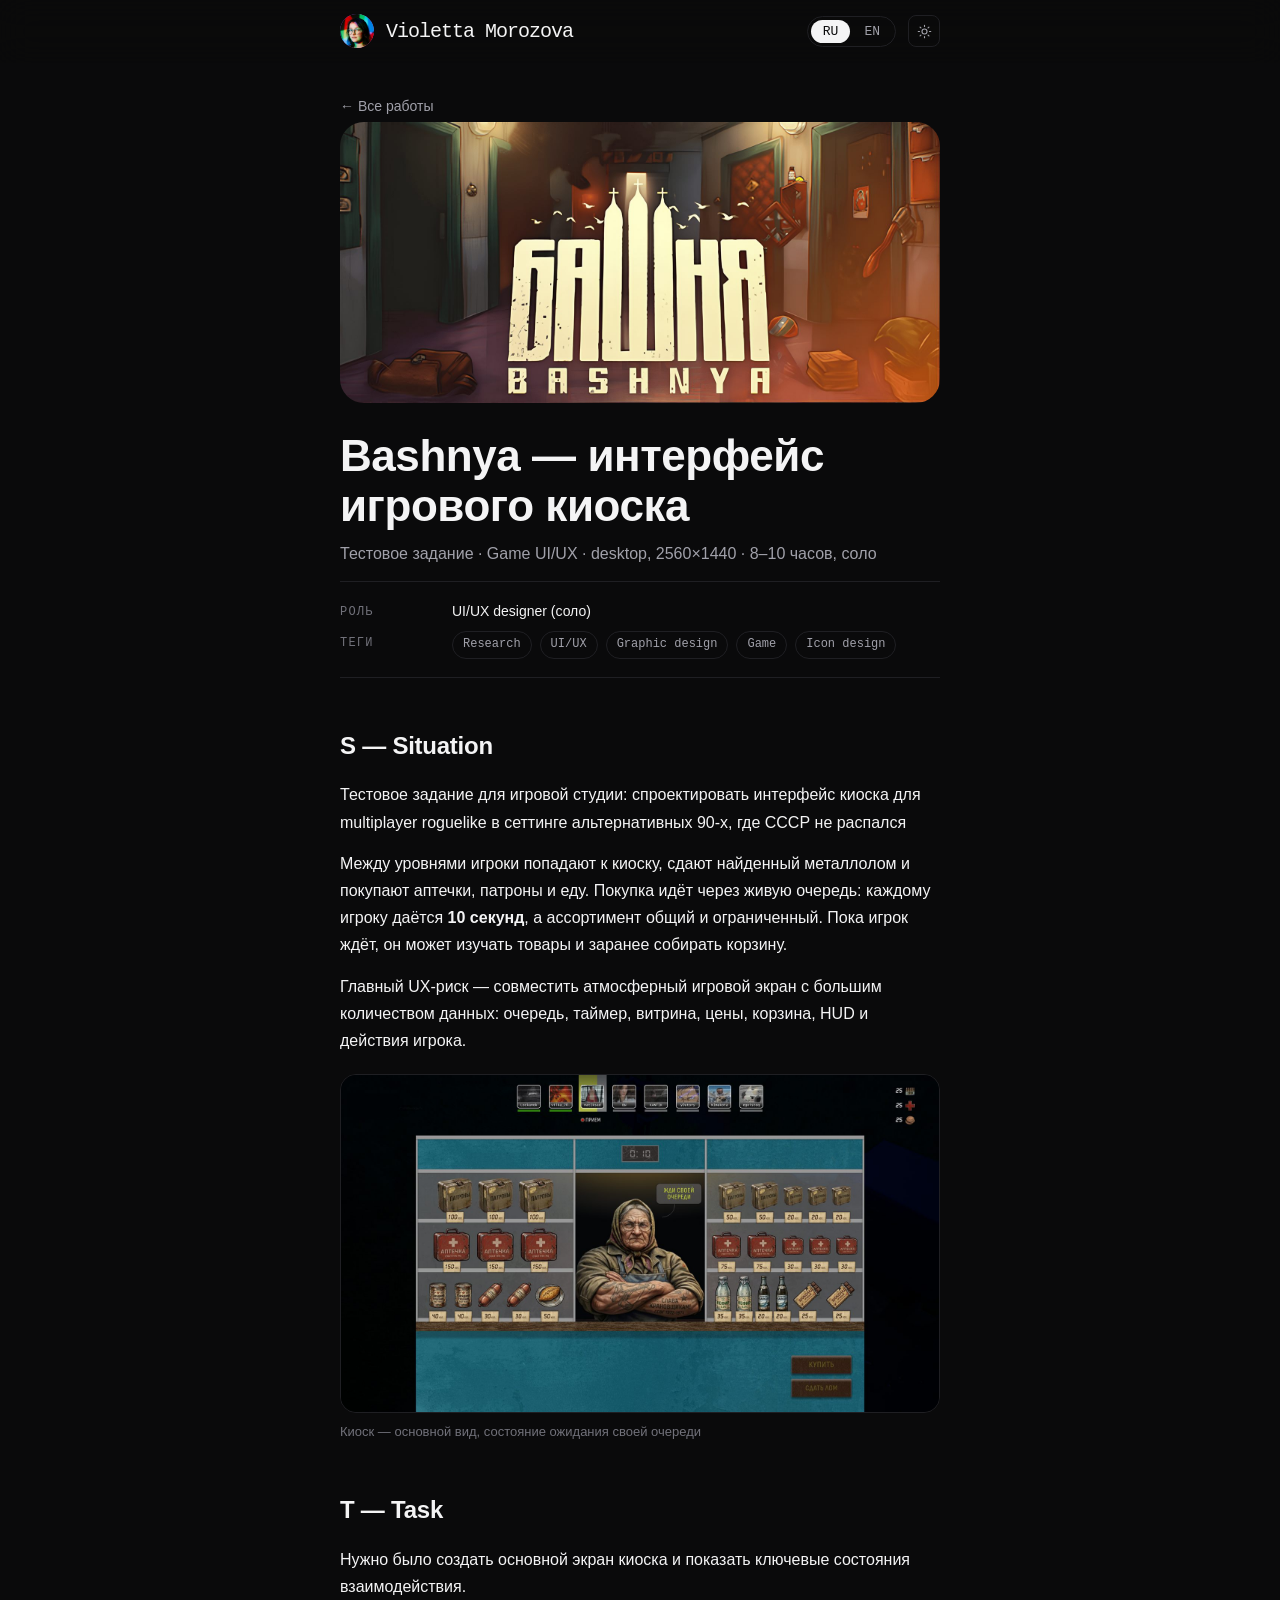
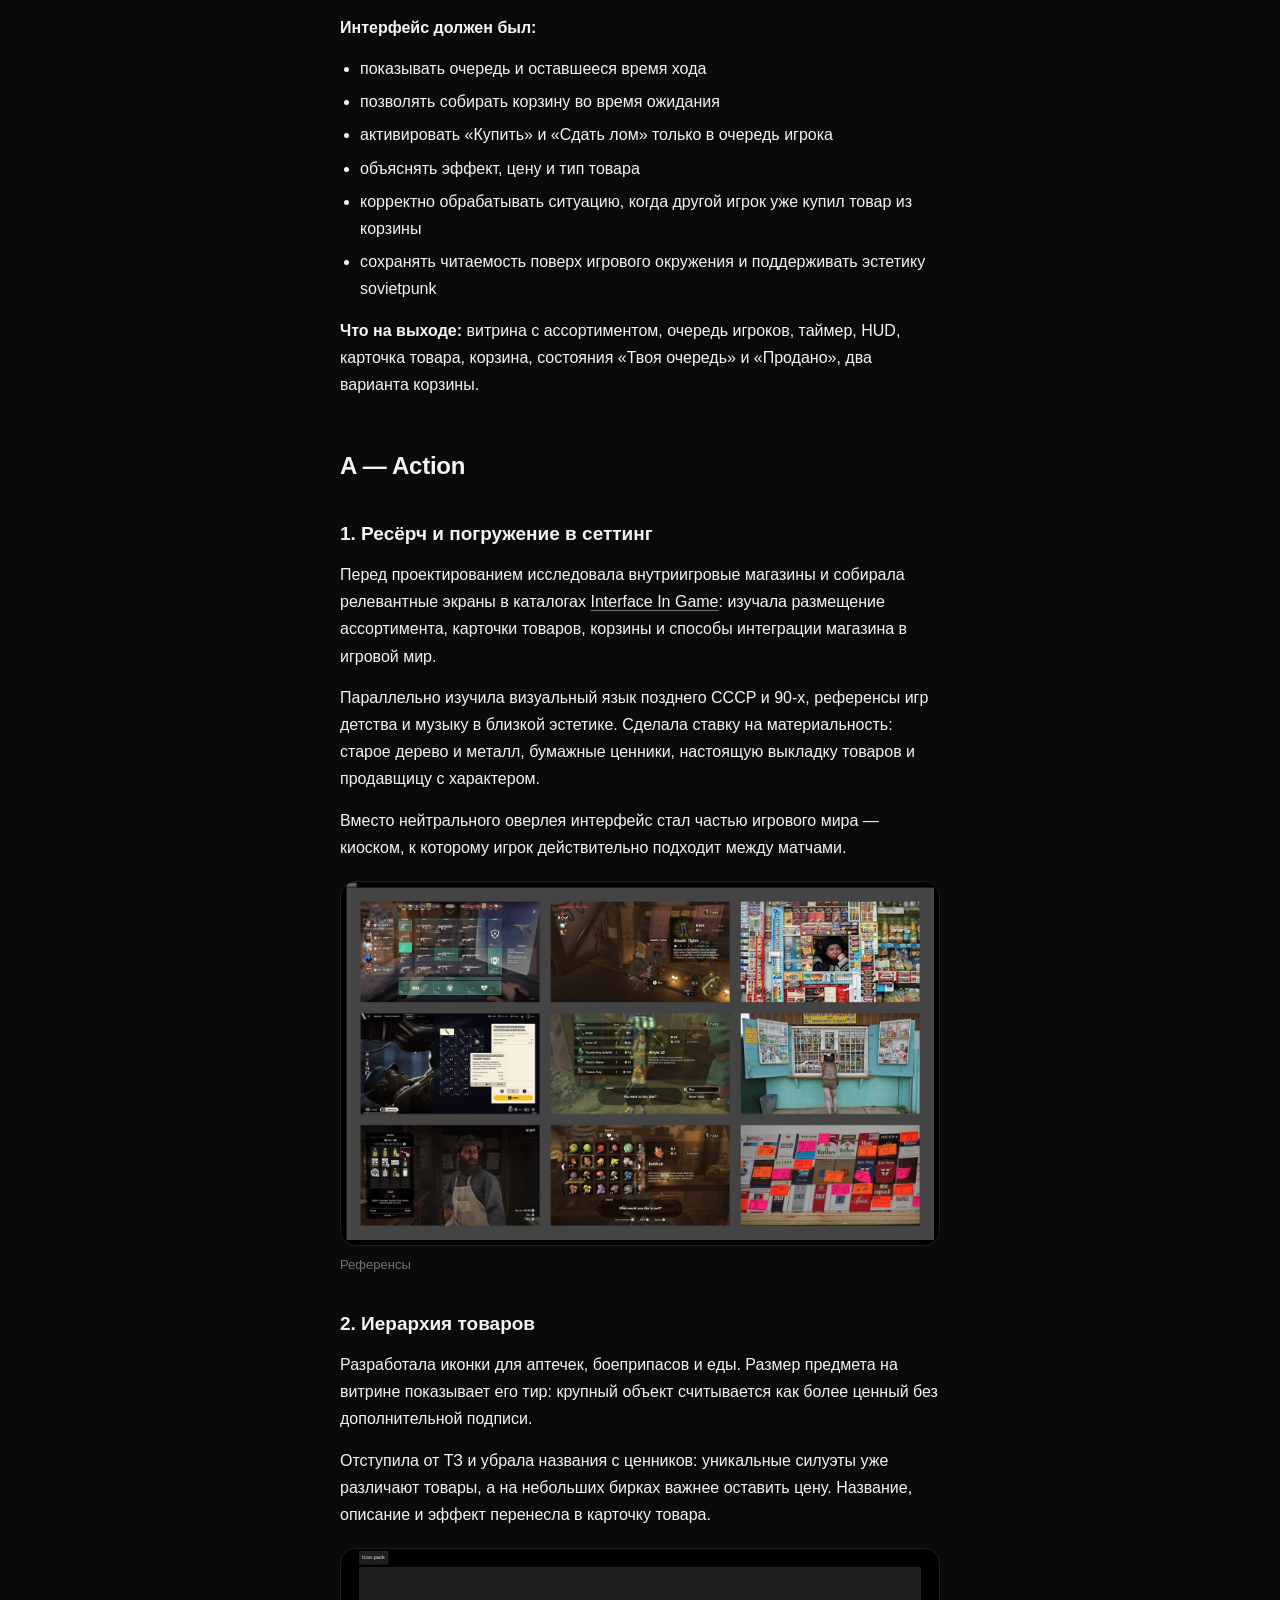
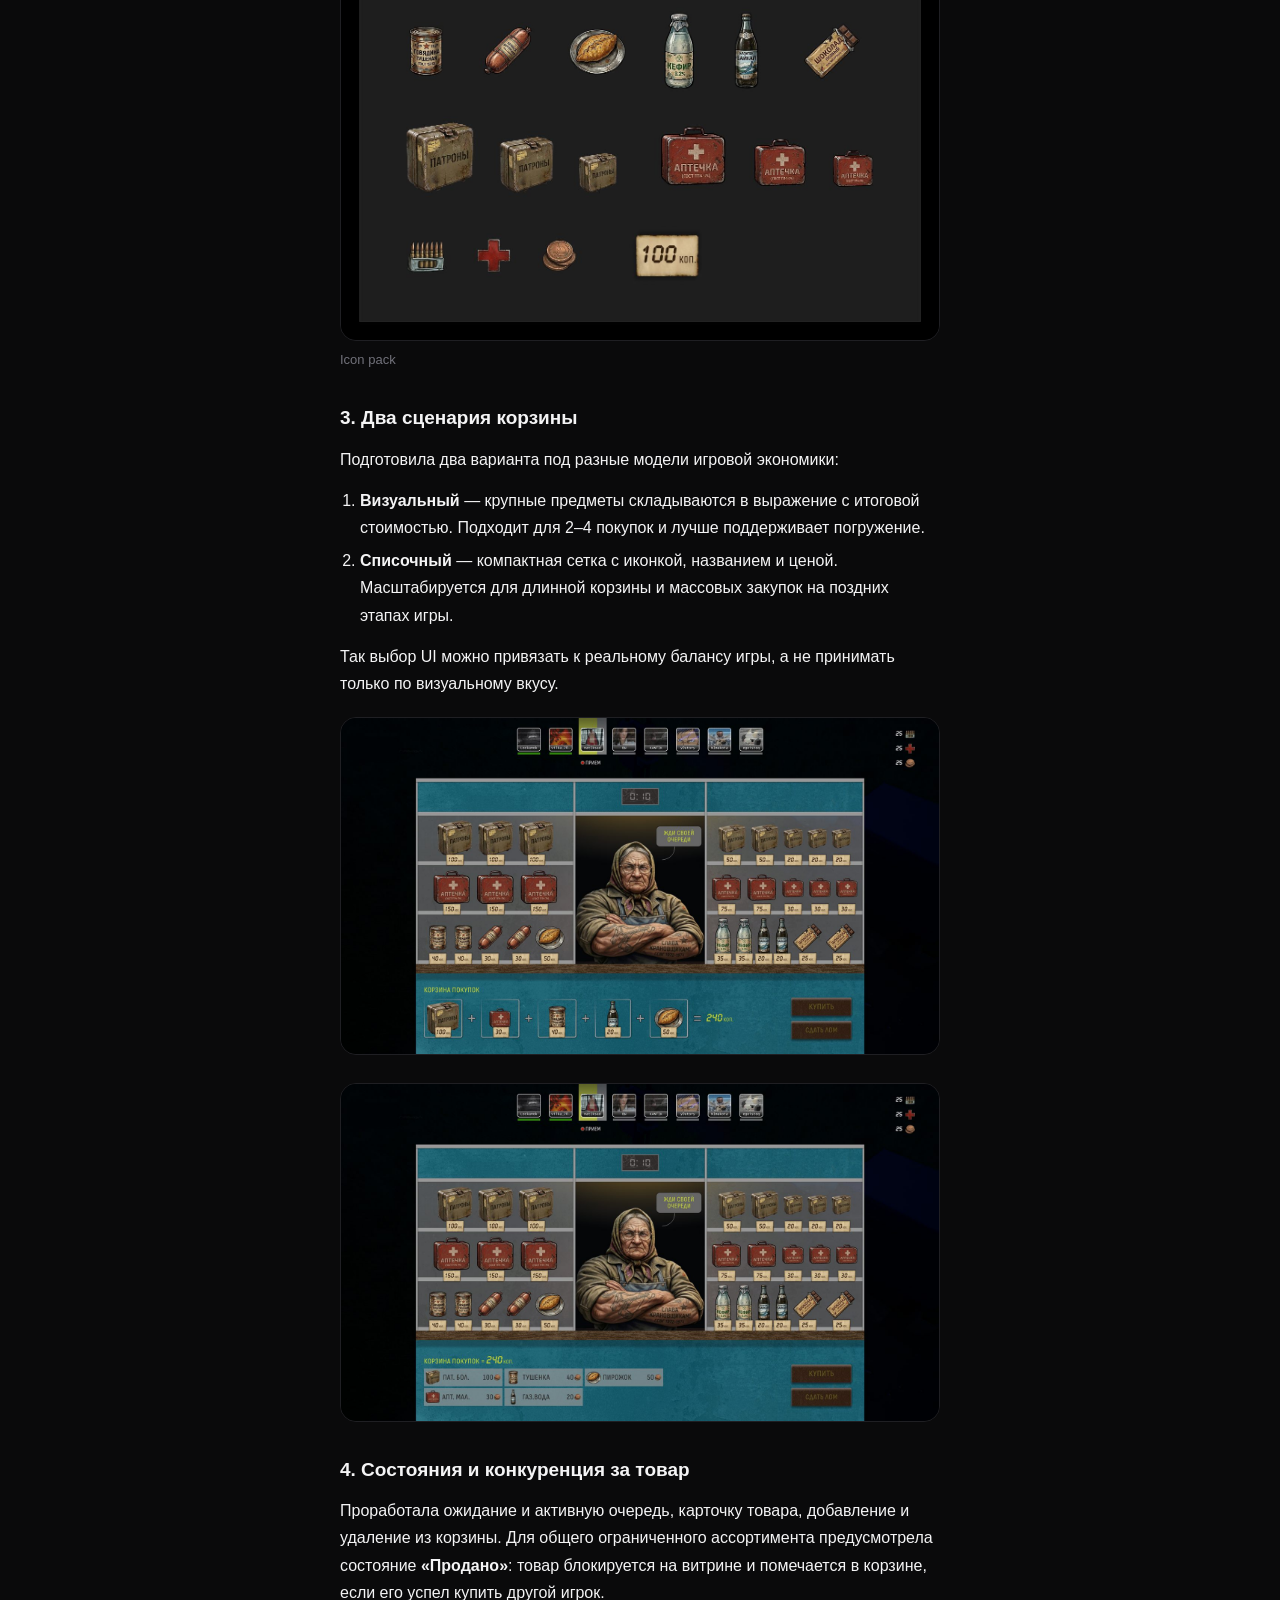
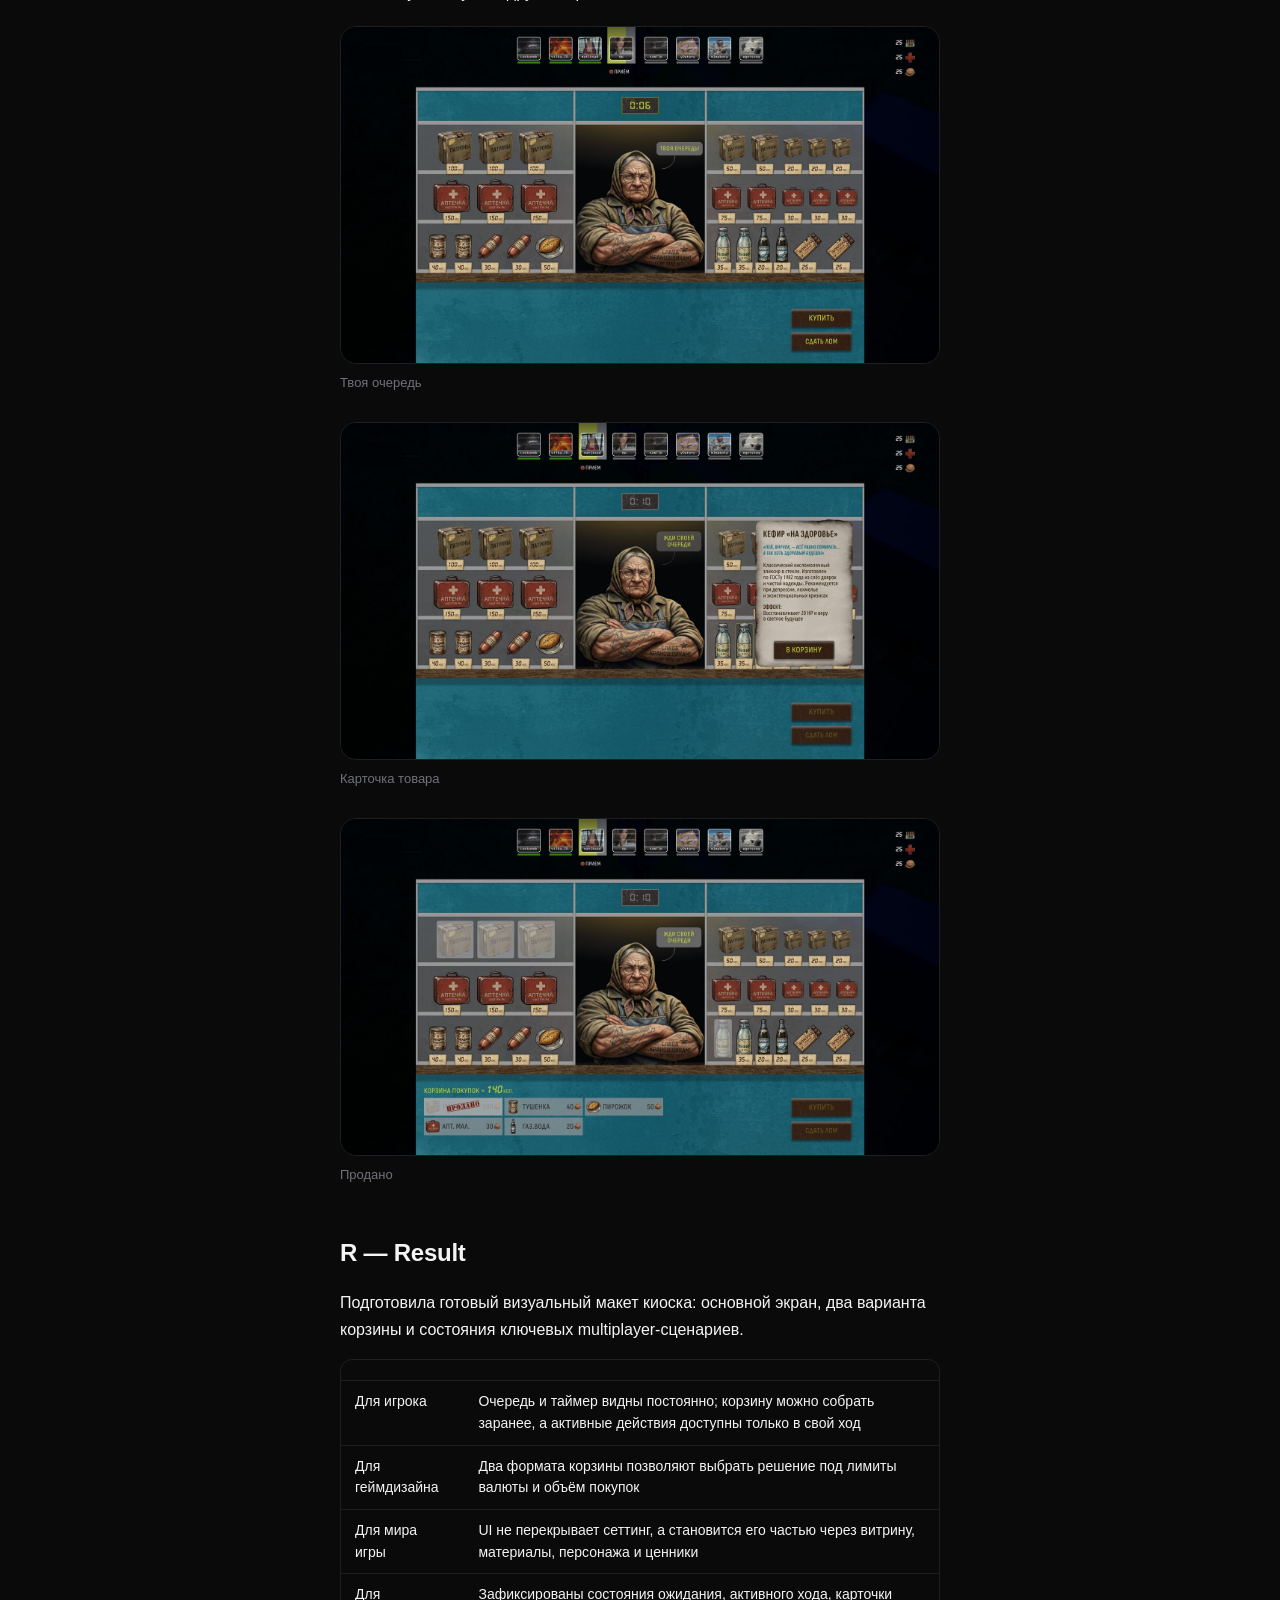
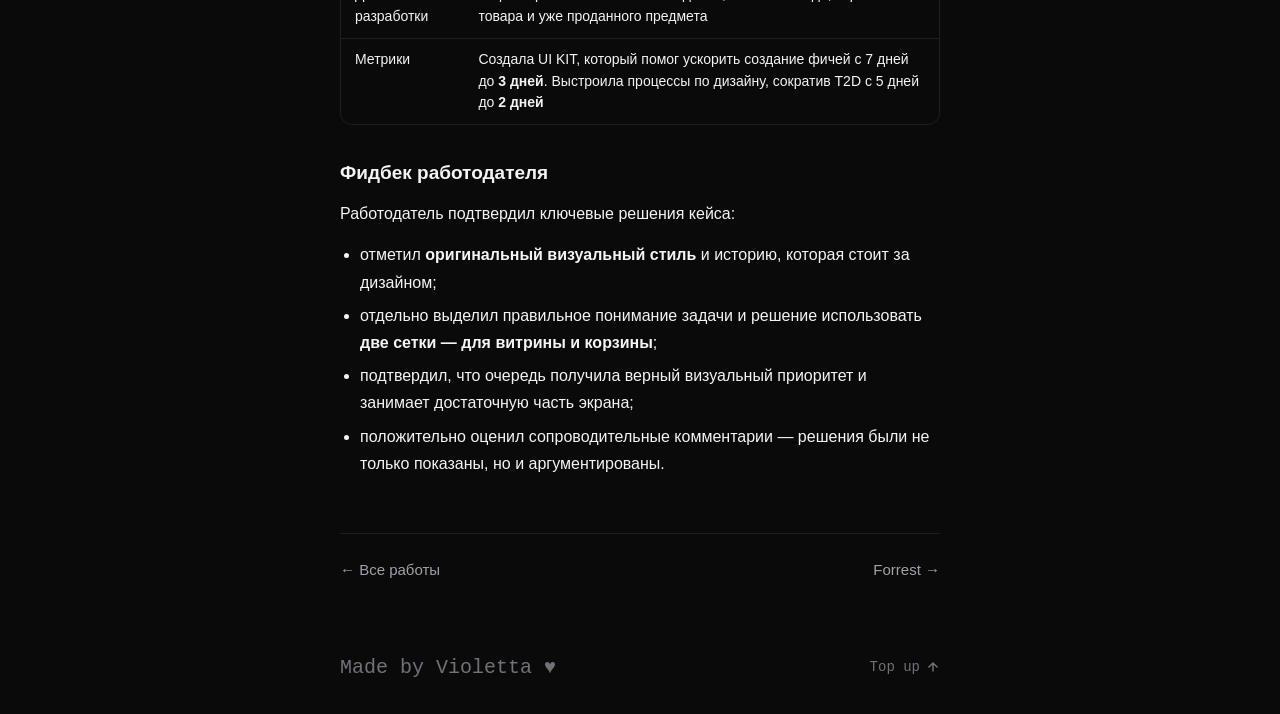
<file: cases/bashnya.html>
<!DOCTYPE html>
<html lang="ru" data-theme="dark">
<head>
<meta charset="UTF-8">
<meta name="viewport" content="width=device-width, initial-scale=1.0">
<title>Bashnya — интерфейс игрового киоска — Violetta Morozova</title>
<meta name="description" content="Bashnya: интерфейс киоска для multiplayer roguelike в сеттинге альтернативных 90-х. Тестовое задание, Game UI/UX.">
<link rel="icon" type="image/png" href="../favicon.png">
<link href="https://fonts.cdnfonts.com/css/sf-pro-display" rel="stylesheet">
<link href="https://fonts.cdnfonts.com/css/sabir-mono" rel="stylesheet">
<link rel="stylesheet" href="../styles.css">
</head>
<body data-lang="ru">
<header class="topbar">
  <div class="topbar-inner">
    <a class="brand" href="../index.html#top">
      <span class="avatar" aria-hidden="true"><img src="../avatar.png" alt="" onerror="this.remove()">VM</span>
      <span class="brand-name">Violetta Morozova</span>
    </a>
    <div class="topbar-actions">
    <div class="lang-toggle" id="langToggle"><button data-lang="ru" class="on">RU</button><button data-lang="en">EN</button></div>
    <button class="icon-btn" id="themeToggle" aria-label="Toggle theme">
      <svg id="iconSun" width="18" height="18" viewBox="0 0 24 24" fill="none" stroke="currentColor" stroke-width="1.8" stroke-linecap="round"><circle cx="12" cy="12" r="4"/><path d="M12 2v2M12 20v2M4.9 4.9l1.4 1.4M17.7 17.7l1.4 1.4M2 12h2M20 12h2M4.9 19.1l1.4-1.4M17.7 6.3l1.4-1.4"/></svg>
      <svg id="iconMoon" width="18" height="18" viewBox="0 0 24 24" fill="none" stroke="currentColor" stroke-width="1.8" stroke-linecap="round" style="display:none"><path d="M21 12.8A9 9 0 1 1 11.2 3 7 7 0 0 0 21 12.8z"/></svg>
    </button>
    </div>
  </div>
</header>
<main class="narrow case" id="top">
  <div class="case-hero">
    <div class="case-hero-top">
      <a class="back-link" href="../index.html#work">← <span class="lru">Все работы</span><span class="len">All work</span></a>
    </div>
    <img class="case-cover" src="img/bashnya-cover.jpg" alt="Bashnya — game kiosk">
    <h1 class="case-title"><span class="lru">Bashnya — интерфейс игрового киоска</span><span class="len">Bashnya — game kiosk interface</span></h1>
    <p class="case-sub"><span class="lru">Тестовое задание · Game UI/UX · desktop, 2560×1440 · 8–10 часов, соло</span><span class="len">Test task · Game UI/UX · desktop, 2560×1440 · 8–10 hours, solo</span></p>
    <div class="case-meta">
      <div class="mrow"><span class="mkey"><span class="lru">Роль</span><span class="len">Role</span></span><span class="mval"><span class="lru">UI/UX designer (соло)</span><span class="len">UI/UX designer (solo)</span></span></div>
      <div class="mrow"><span class="mkey"><span class="lru">Теги</span><span class="len">Tags</span></span><span class="mval tags"><span class="tag">Research</span><span class="tag">UI/UX</span><span class="tag">Graphic design</span><span class="tag">Game</span><span class="tag">Icon design</span></span></div>
    </div>
  </div>

  <h2><span class="lru">S — Situation</span><span class="len">S — Situation</span></h2>
  <div class="lru"><p>Тестовое задание для игровой студии: спроектировать интерфейс киоска для multiplayer roguelike в сеттинге альтернативных 90-х, где СССР не распался</p><p>Между уровнями игроки попадают к киоску, сдают найденный металлолом и покупают аптечки, патроны и еду. Покупка идёт через живую очередь: каждому игроку даётся <b>10 секунд</b>, а ассортимент общий и ограниченный. Пока игрок ждёт, он может изучать товары и заранее собирать корзину.</p><p>Главный UX-риск — совместить атмосферный игровой экран с большим количеством данных: очередь, таймер, витрина, цены, корзина, HUD и действия игрока.</p></div>
  <div class="len"><p>A test task for a game studio: design a kiosk interface for a multiplayer roguelike set in an alternate 90s where the USSR never fell.</p><p>Between levels, players visit the kiosk to trade scrap metal and buy medkits, ammo and food. Purchases run through a live queue: each player gets <b>10 seconds</b>, stock is shared and limited. While waiting, players can browse goods and pre-build their cart.</p><p>The main UX risk — fitting an atmospheric game screen with dense data: queue, timer, showcase, prices, cart, HUD and player actions.</p></div>
  <figure class="case-fig"><img src="img/bashnya-01.jpg" alt="Киоск — ожидание очереди"><figcaption><span class="lru">Киоск — основной вид, состояние ожидания своей очереди</span><span class="len">Kiosk — main view, waiting for your turn</span></figcaption></figure>

  <h2><span class="lru">T — Task</span><span class="len">T — Task</span></h2>
  <div class="lru">
    <p>Нужно было создать основной экран киоска и показать ключевые состояния взаимодействия.</p>
    <p><b>Интерфейс должен был:</b></p>
    <ul>
      <li>показывать очередь и оставшееся время хода</li>
      <li>позволять собирать корзину во время ожидания</li>
      <li>активировать «Купить» и «Сдать лом» только в очередь игрока</li>
      <li>объяснять эффект, цену и тип товара</li>
      <li>корректно обрабатывать ситуацию, когда другой игрок уже купил товар из корзины</li>
      <li>сохранять читаемость поверх игрового окружения и поддерживать эстетику sovietpunk</li>
    </ul>
    <p><b>Что на выходе:</b> витрина с ассортиментом, очередь игроков, таймер, HUD, карточка товара, корзина, состояния «Твоя очередь» и «Продано», два варианта корзины.</p>
  </div>
  <div class="len">
    <p>Create the kiosk's main screen and show the key interaction states.</p>
    <p><b>The interface had to:</b></p>
    <ul>
      <li>show the queue and remaining turn time</li>
      <li>let players build the cart while waiting</li>
      <li>enable “Buy” and “Sell scrap” only on the player's turn</li>
      <li>explain each item's effect, price and type</li>
      <li>handle the case where another player already bought an item from your cart</li>
      <li>stay readable over the game scene and keep the sovietpunk aesthetic</li>
    </ul>
    <p><b>Deliverables:</b> assortment showcase, player queue, timer, HUD, item card, cart, “Your turn” and “Sold” states, two cart variants.</p>
  </div>

  <h2><span class="lru">A — Action</span><span class="len">A — Action</span></h2>
  <h3><span class="lru">1. Ресёрч и погружение в сеттинг</span><span class="len">1. Research and setting immersion</span></h3>
  <div class="lru"><p>Перед проектированием исследовала внутриигровые магазины и собирала релевантные экраны в каталогах <a href="https://interfaceingame.com/" target="_blank" rel="noopener">Interface In Game</a>: изучала размещение ассортимента, карточки товаров, корзины и способы интеграции магазина в игровой мир.</p><p>Параллельно изучила визуальный язык позднего СССР и 90-х, референсы игр детства и музыку в близкой эстетике. Сделала ставку на материальность: старое дерево и металл, бумажные ценники, настоящую выкладку товаров и продавщицу с характером.</p><p>Вместо нейтрального оверлея интерфейс стал частью игрового мира — киоском, к которому игрок действительно подходит между матчами.</p></div>
  <div class="len"><p>Before designing, I researched in-game shops and collected relevant screens from <a href="https://interfaceingame.com/" target="_blank" rel="noopener">Interface In Game</a>: assortment layouts, item cards, carts and ways to embed a shop into the game world.</p><p>In parallel I studied the visual language of the late USSR and the 90s, childhood game references and music in a close aesthetic. I bet on materiality: old wood and metal, paper price tags, real product display and a shopkeeper with character.</p><p>Instead of a neutral overlay, the interface became part of the game world — a kiosk the player genuinely walks up to between matches.</p></div>
  <figure class="case-fig"><img src="img/bashnya-02.jpg" alt="Референсы"><figcaption><span class="lru">Референсы</span><span class="len">References</span></figcaption></figure>
  <h3><span class="lru">2. Иерархия товаров</span><span class="len">2. Item hierarchy</span></h3>
  <div class="lru"><p>Разработала иконки для аптечек, боеприпасов и еды. Размер предмета на витрине показывает его тир: крупный объект считывается как более ценный без дополнительной подписи.</p><p>Отступила от ТЗ и убрала названия с ценников: уникальные силуэты уже различают товары, а на небольших бирках важнее оставить цену. Название, описание и эффект перенесла в карточку товара.</p></div>
  <div class="len"><p>Designed icons for medkits, ammo and food. Item size on the showcase signals its tier: a large object reads as more valuable with no extra label.</p><p>I deviated from the brief and removed names from price tags: unique silhouettes already distinguish items, and on small tags price matters more. Name, description and effect moved into the item card.</p></div>
  <figure class="case-fig"><img src="img/bashnya-03.jpg" alt="Icon pack"><figcaption>Icon pack</figcaption></figure>
  <h3><span class="lru">3. Два сценария корзины</span><span class="len">3. Two cart scenarios</span></h3>
  <div class="lru"><p>Подготовила два варианта под разные модели игровой экономики:</p><ol><li><b>Визуальный</b> — крупные предметы складываются в выражение с итоговой стоимостью. Подходит для 2–4 покупок и лучше поддерживает погружение.</li><li><b>Списочный</b> — компактная сетка с иконкой, названием и ценой. Масштабируется для длинной корзины и массовых закупок на поздних этапах игры.</li></ol><p>Так выбор UI можно привязать к реальному балансу игры, а не принимать только по визуальному вкусу.</p></div>
  <div class="len"><p>Prepared two variants for different game-economy models:</p><ol><li><b>Visual</b> — large items compose an expression with the total cost. Fits 2–4 purchases and supports immersion better.</li><li><b>List</b> — compact grid with icon, name and price. Scales for long carts and bulk late-game shopping.</li></ol><p>This way the UI choice can follow the real game balance, not just visual taste.</p></div>
  <figure class="case-fig"><img src="img/bashnya-04.jpg" alt="Корзина, вариант 1"></figure>
  <figure class="case-fig"><img src="img/bashnya-05.jpg" alt="Корзина, вариант 2"></figure>
  <h3><span class="lru">4. Состояния и конкуренция за товар</span><span class="len">4. States and item contention</span></h3>
  <div class="lru"><p>Проработала ожидание и активную очередь, карточку товара, добавление и удаление из корзины. Для общего ограниченного ассортимента предусмотрела состояние <b>«Продано»</b>: товар блокируется на витрине и помечается в корзине, если его успел купить другой игрок.</p></div>
  <div class="len"><p>Designed waiting and active queue, item card, add/remove from cart. For the shared limited stock, added a <b>“Sold”</b> state: the item locks on the showcase and gets flagged in the cart if another player bought it first.</p></div>
  <figure class="case-fig"><img src="img/bashnya-06.jpg" alt="Твоя очередь"><figcaption><span class="lru">Твоя очередь</span><span class="len">Your turn</span></figcaption></figure>
  <figure class="case-fig"><img src="img/bashnya-07.jpg" alt="Карточка товара"><figcaption><span class="lru">Карточка товара</span><span class="len">Item card</span></figcaption></figure>
  <figure class="case-fig"><img src="img/bashnya-08.jpg" alt="Продано"><figcaption><span class="lru">Продано</span><span class="len">Sold</span></figcaption></figure>

  <h2><span class="lru">R — Result</span><span class="len">R — Result</span></h2>
  <div class="lru">
    <p>Подготовила готовый визуальный макет киоска: основной экран, два варианта корзины и состояния ключевых multiplayer-сценариев.</p>
    <div class="tbl-wrap"><table class="case-table">
      <tr><th></th><th></th></tr>
      <tr><td>Для игрока</td><td>Очередь и таймер видны постоянно; корзину можно собрать заранее, а активные действия доступны только в свой ход</td></tr>
      <tr><td>Для геймдизайна</td><td>Два формата корзины позволяют выбрать решение под лимиты валюты и объём покупок</td></tr>
      <tr><td>Для мира игры</td><td>UI не перекрывает сеттинг, а становится его частью через витрину, материалы, персонажа и ценники</td></tr>
      <tr><td>Для разработки</td><td>Зафиксированы состояния ожидания, активного хода, карточки товара и уже проданного предмета</td></tr>
      <tr><td>Метрики</td><td>Создала UI KIT, который помог ускорить создание фичей с 7 дней до <b>3 дней</b>. Выстроила процессы по дизайну, сократив T2D с 5 дней до <b>2 дней</b></td></tr>
    </table></div>
    <h3>Фидбек работодателя</h3>
    <p>Работодатель подтвердил ключевые решения кейса:</p>
    <ul>
      <li>отметил <b>оригинальный визуальный стиль</b> и историю, которая стоит за дизайном;</li>
      <li>отдельно выделил правильное понимание задачи и решение использовать <b>две сетки — для витрины и корзины</b>;</li>
      <li>подтвердил, что очередь получила верный визуальный приоритет и занимает достаточную часть экрана;</li>
      <li>положительно оценил сопроводительные комментарии — решения были не только показаны, но и аргументированы.</li>
    </ul>
  </div>
  <div class="len">
    <p>Delivered a finished visual kiosk mockup: main screen, two cart variants and states for the key multiplayer scenarios.</p>
    <div class="tbl-wrap"><table class="case-table">
      <tr><th></th><th></th></tr>
      <tr><td>For players</td><td>Queue and timer always visible; cart can be pre-built, active actions only on your turn</td></tr>
      <tr><td>For game design</td><td>Two cart formats let the team pick per currency limits and purchase volume</td></tr>
      <tr><td>For the game world</td><td>UI doesn't cover the setting — it becomes part of it via showcase, materials, character and price tags</td></tr>
      <tr><td>For developers</td><td>Locked states: waiting, active turn, item card, sold item</td></tr>
      <tr><td>Metrics</td><td>Built a UI kit that sped feature delivery from 7 days to <b>3 days</b>. Streamlined design processes, cutting T2D from 5 days to <b>2 days</b></td></tr>
    </table></div>
    <h3>Employer feedback</h3>
    <p>The employer confirmed the case's key decisions:</p>
    <ul>
      <li>praised the <b>original visual style</b> and the story behind the design;</li>
      <li>singled out the correct grasp of the task and the decision to use <b>two grids — showcase and cart</b>;</li>
      <li>confirmed the queue got the right visual priority and enough screen space;</li>
      <li>valued the accompanying rationale — decisions were not just shown but argued.</li>
    </ul>
  </div>

  <nav class="case-nav">
    <a href="../index.html#work">← <span class="lru">Все работы</span><span class="len">All work</span></a>
    <a href="forrest.html">Forrest →</a>
  </nav>
  <footer class="footer">
    <span class="made">Made by Violetta ♥</span>
    <a href="#top" class="to-top visible" style="position:static;transform:none;margin:0;opacity:1;pointer-events:auto;"><span>Top up</span><svg width="14" height="14" viewBox="0 0 24 24" fill="none" stroke="currentColor" stroke-width="2.5" stroke-linecap="round" stroke-linejoin="round" aria-hidden="true"><path d="M12 19V5M5 12l7-7 7 7"/></svg></a>
  </footer>
</main>
<script src="../script.js"></script>
</body>
</html>
</file>
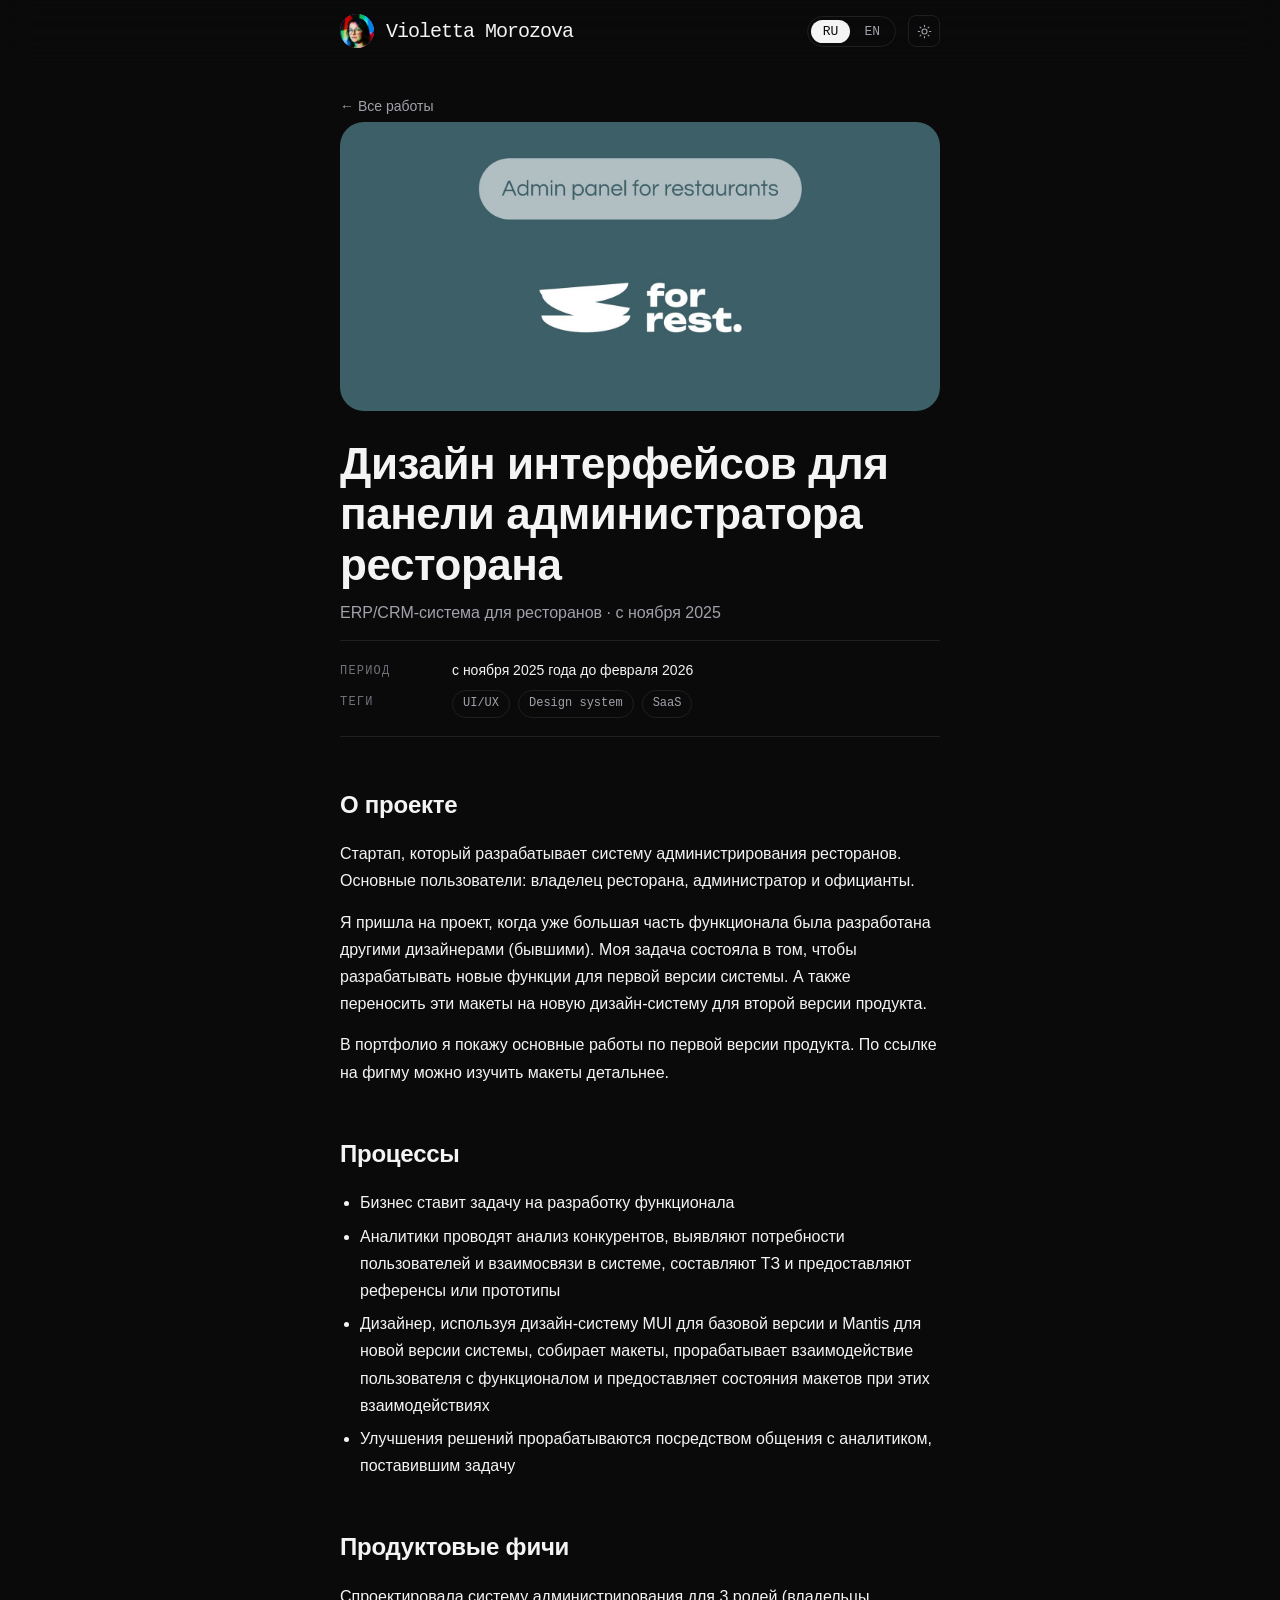
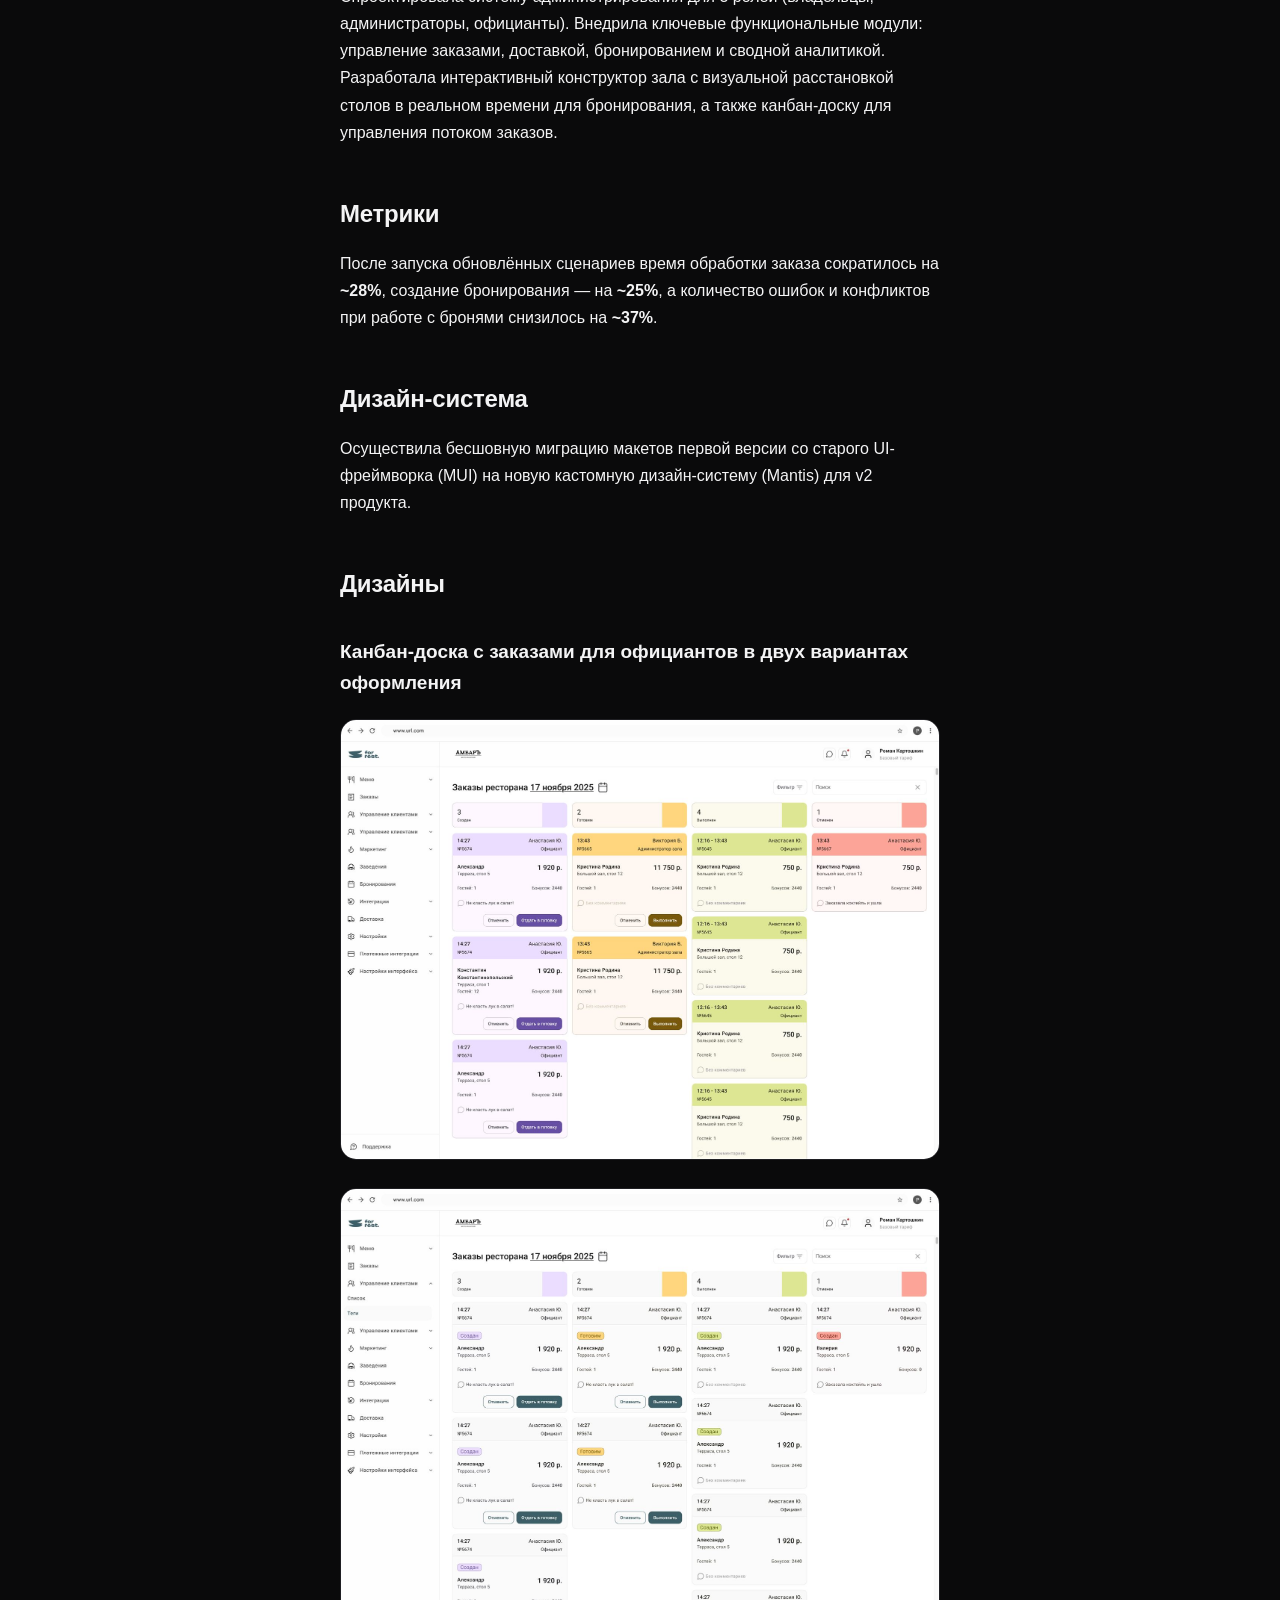
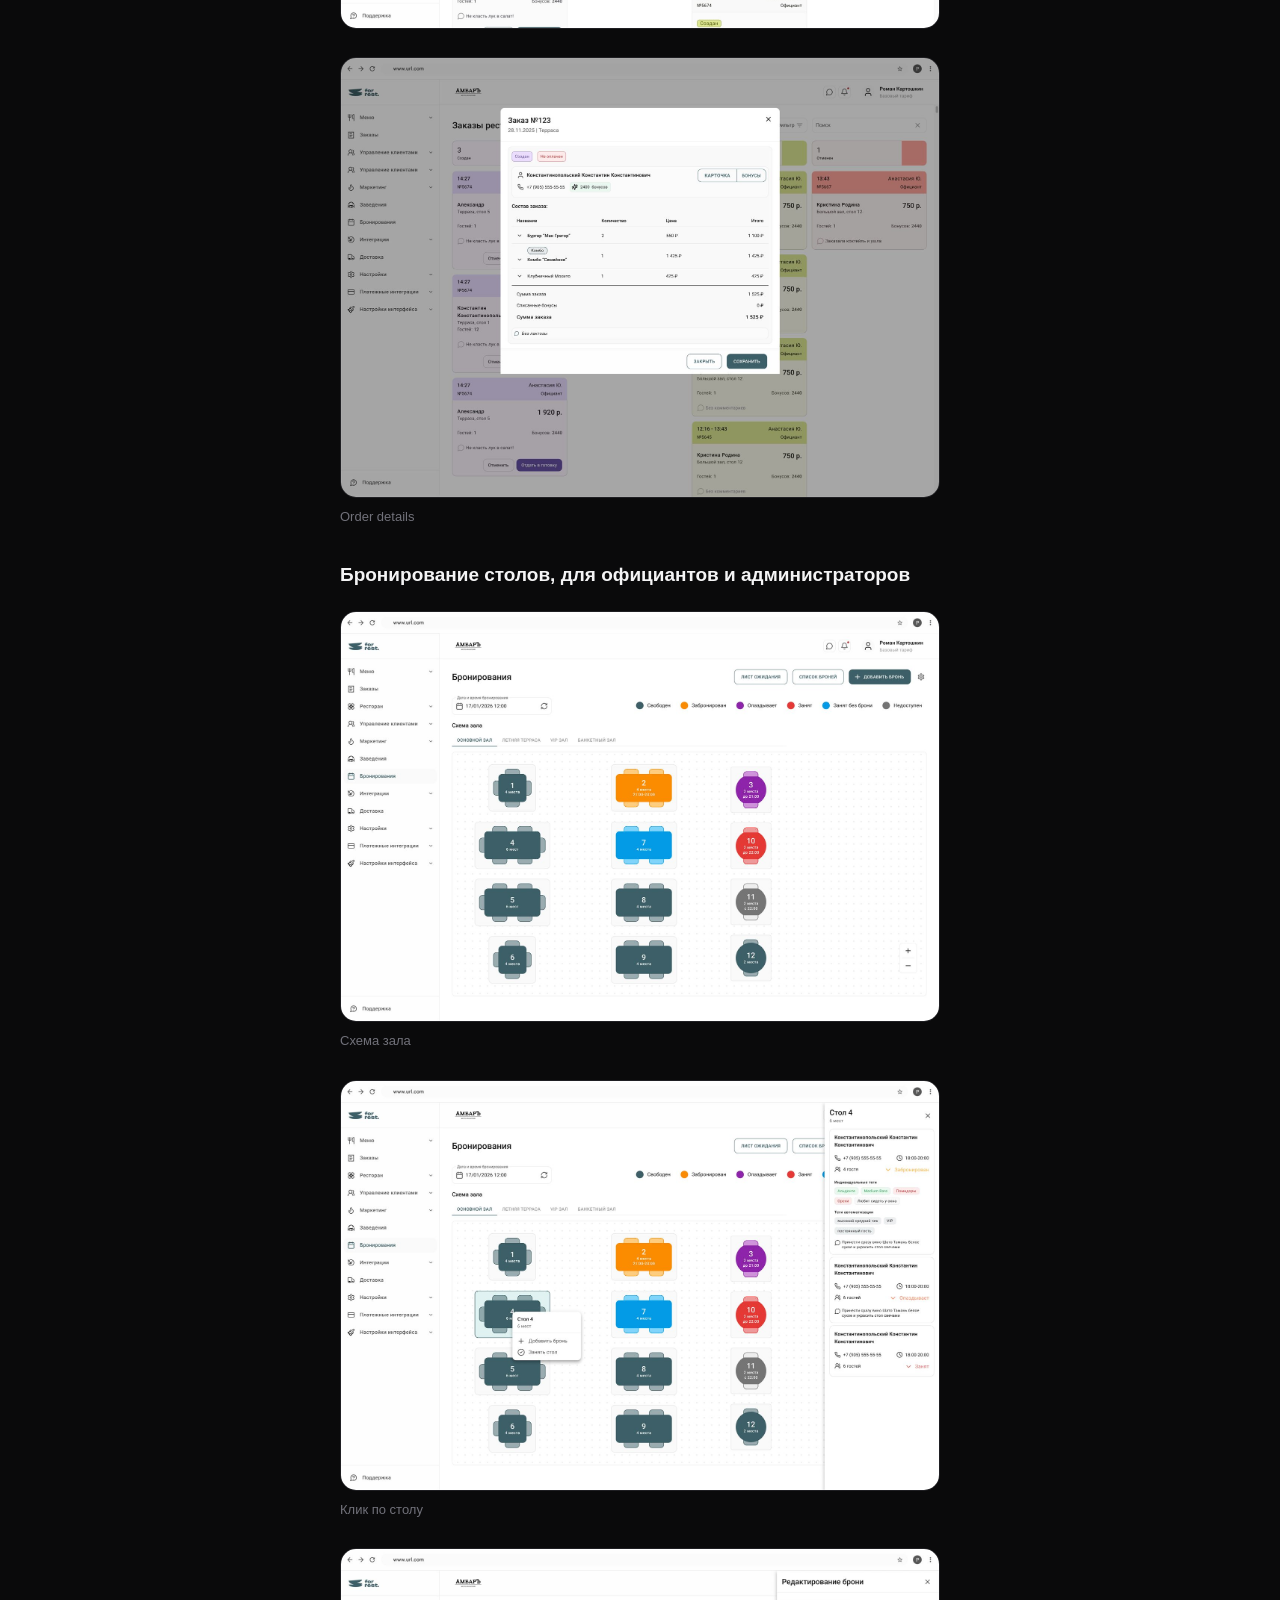
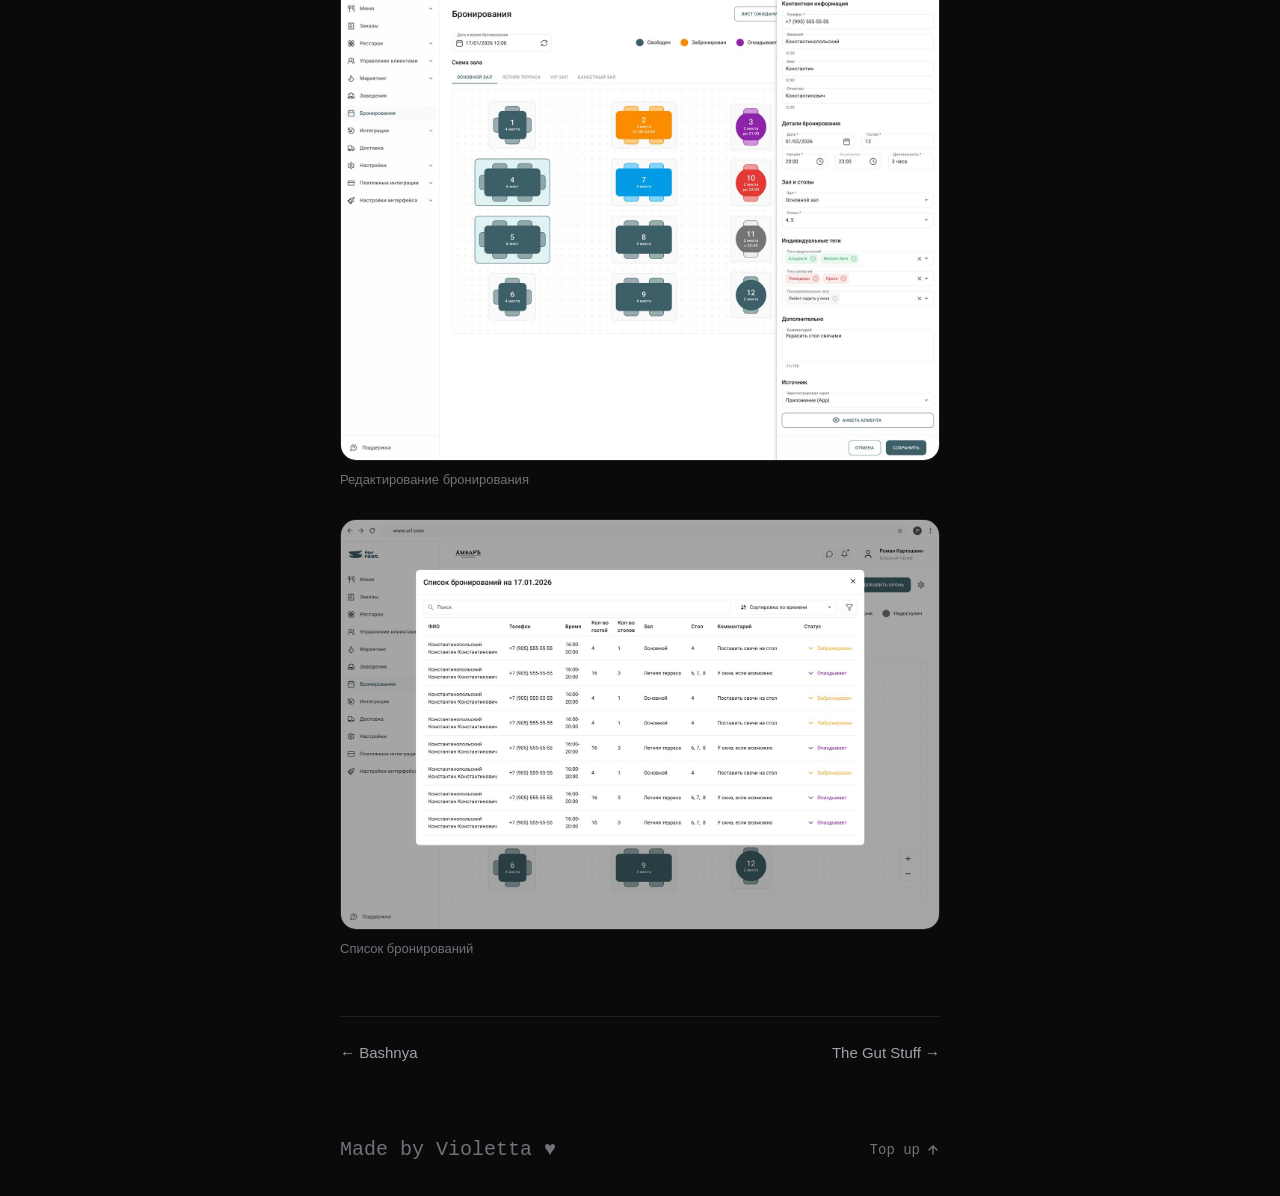
<file: cases/forrest.html>
<!DOCTYPE html>
<html lang="ru" data-theme="dark">
<head>
<meta charset="UTF-8">
<meta name="viewport" content="width=device-width, initial-scale=1.0">
<title>Forrest — ERP/CRM для ресторанов — Violetta Morozova</title>
<meta name="description" content="ERP/CRM-система для ресторанов: администрирование для 3 ролей, канбан заказов, конструктор зала.">
<link rel="icon" type="image/png" href="../favicon.png">
<link href="https://fonts.cdnfonts.com/css/sf-pro-display" rel="stylesheet">
<link href="https://fonts.cdnfonts.com/css/sabir-mono" rel="stylesheet">
<link rel="stylesheet" href="../styles.css">
</head>
<body data-lang="ru">
<header class="topbar">
  <div class="topbar-inner">
    <a class="brand" href="../index.html#top">
      <span class="avatar" aria-hidden="true"><img src="../avatar.png" alt="" onerror="this.remove()">VM</span>
      <span class="brand-name">Violetta Morozova</span>
    </a>
    <div class="topbar-actions">
    <div class="lang-toggle" id="langToggle"><button data-lang="ru" class="on">RU</button><button data-lang="en">EN</button></div>
    <button class="icon-btn" id="themeToggle" aria-label="Toggle theme">
      <svg id="iconSun" width="18" height="18" viewBox="0 0 24 24" fill="none" stroke="currentColor" stroke-width="1.8" stroke-linecap="round"><circle cx="12" cy="12" r="4"/><path d="M12 2v2M12 20v2M4.9 4.9l1.4 1.4M17.7 17.7l1.4 1.4M2 12h2M20 12h2M4.9 19.1l1.4-1.4M17.7 6.3l1.4-1.4"/></svg>
      <svg id="iconMoon" width="18" height="18" viewBox="0 0 24 24" fill="none" stroke="currentColor" stroke-width="1.8" stroke-linecap="round" style="display:none"><path d="M21 12.8A9 9 0 1 1 11.2 3 7 7 0 0 0 21 12.8z"/></svg>
    </button>
    </div>
  </div>
</header>
<main class="narrow case" id="top">
  <div class="case-hero">
    <div class="case-hero-top">
      <a class="back-link" href="../index.html#work">← <span class="lru">Все работы</span><span class="len">All work</span></a>
    </div>
    <img class="case-cover" src="img/forrest-cover.jpg" alt="Forrest — ERP/CRM">
    <h1 class="case-title"><span class="lru">Дизайн интерфейсов для панели администратора ресторана</span><span class="len">Restaurant admin panel interfaces</span></h1>
    <p class="case-sub"><span class="lru">ERP/CRM-система для ресторанов · с ноября 2025</span><span class="len">ERP/CRM for restaurants · since November 2025</span></p>
    <div class="case-meta">
      <div class="mrow"><span class="mkey"><span class="lru">Период</span><span class="len">Period</span></span><span class="mval"><span class="lru">с ноября 2025 года до февраля 2026</span><span class="len">Since November 2025 to February 2026</span></span></div>
      <div class="mrow"><span class="mkey"><span class="lru">Теги</span><span class="len">Tags</span></span><span class="mval tags"><span class="tag">UI/UX</span><span class="tag">Design system</span><span class="tag">SaaS</span></span></div>
    </div>
  </div>

  <h2><span class="lru">О проекте</span><span class="len">About</span></h2>
  <div class="lru"><p>Стартап, который разрабатывает систему администрирования ресторанов. Основные пользователи: владелец ресторана, администратор и официанты.</p><p>Я пришла на проект, когда уже большая часть функционала была разработана другими дизайнерами (бывшими). Моя задача состояла в том, чтобы разрабатывать новые функции для первой версии системы. А также переносить эти макеты на новую дизайн-систему для второй версии продукта.</p><p>В портфолио я покажу основные работы по первой версии продукта. По ссылке на фигму можно изучить макеты детальнее.</p></div>
  <div class="len"><p>A startup building a restaurant administration system. Core users: restaurant owners, administrators and waitstaff.</p><p>I joined when most of the functionality had already been designed by previous designers. My job was to design new features for v1 — and migrate those layouts onto the new design system for v2.</p><p>This case shows the key v1 work. The Figma link has the layouts in detail.</p></div>

  <h2><span class="lru">Процессы</span><span class="len">Process</span></h2>
  <div class="lru"><ul>
    <li>Бизнес ставит задачу на разработку функционала</li>
    <li>Аналитики проводят анализ конкурентов, выявляют потребности пользователей и взаимосвязи в системе, составляют ТЗ и предоставляют референсы или прототипы</li>
    <li>Дизайнер, используя дизайн-систему MUI для базовой версии и Mantis для новой версии системы, собирает макеты, прорабатывает взаимодействие пользователя с функционалом и предоставляет состояния макетов при этих взаимодействиях</li>
    <li>Улучшения решений прорабатываются посредством общения с аналитиком, поставившим задачу</li>
  </ul></div>
  <div class="len"><ul>
    <li>Business requests a feature</li>
    <li>Analysts research competitors, uncover user needs and system relations, write specs and provide references or prototypes</li>
    <li>Using the MUI design system for the base version and Mantis for the new one, the designer builds layouts, details user interactions and provides layout states for them</li>
    <li>Improvements are worked through with the analyst who set the task</li>
  </ul></div>

  <h2><span class="lru">Продуктовые фичи</span><span class="len">Product features</span></h2>
  <div class="lru"><p>Спроектировала систему администрирования для 3 ролей (владельцы, администраторы, официанты). Внедрила ключевые функциональные модули: управление заказами, доставкой, бронированием и сводной аналитикой. Разработала интерактивный конструктор зала с визуальной расстановкой столов в реальном времени для бронирования, а также канбан-доску для управления потоком заказов.</p></div>
  <div class="len"><p>Designed an administration system for 3 roles (owners, administrators, waitstaff). Implemented key modules: order management, delivery, reservations and consolidated analytics. Built an interactive dining-room configurator with real-time visual table layout for reservations, plus a Kanban board for the order flow.</p></div>

  <h2><span class="lru">Метрики</span><span class="len">Metrics</span></h2>
  <div class="lru"><p>После запуска обновлённых сценариев время обработки заказа сократилось на <b>~28%</b>, создание бронирования — на <b>~25%</b>, а количество ошибок и конфликтов при работе с бронями снизилось на <b>~37%</b>.</p></div>
  <div class="len"><p>After the updated flows launched, order processing time dropped by <b>~28%</b>, reservation creation by <b>~25%</b>, and errors and conflicts around reservations fell by <b>~37%</b>.</p></div>

  <h2><span class="lru">Дизайн-система</span><span class="len">Design system</span></h2>
  <div class="lru"><p>Осуществила бесшовную миграцию макетов первой версии со старого UI-фреймворка (MUI) на новую кастомную дизайн-систему (Mantis) для v2 продукта.</p></div>
  <div class="len"><p>Seamlessly migrated v1 layouts from the old UI framework (MUI) to the new custom design system (Mantis) for the v2 product.</p></div>

  <h2><span class="lru">Дизайны</span><span class="len">Designs</span></h2>
  <h3><span class="lru">Канбан-доска с заказами для официантов в двух вариантах оформления</span><span class="len">Order Kanban for waitstaff, two visual variants</span></h3>
  <figure class="case-fig"><img src="img/forrest-01.jpg" alt="Канбан заказов"></figure>
  <figure class="case-fig"><img src="img/forrest-02.jpg" alt="Канбан заказов, вариант"></figure>
  <figure class="case-fig"><img src="img/forrest-03.jpg" alt="Order details"><figcaption>Order details</figcaption></figure>
  <h3><span class="lru">Бронирование столов, для официантов и администраторов</span><span class="len">Table reservations, for waitstaff and admins</span></h3>
  <figure class="case-fig"><img src="img/forrest-04.jpg" alt="Схема зала"><figcaption><span class="lru">Схема зала</span><span class="len">Dining-room scheme</span></figcaption></figure>
  <figure class="case-fig"><img src="img/forrest-05.jpg" alt="Клик по столу"><figcaption><span class="lru">Клик по столу</span><span class="len">Table click</span></figcaption></figure>
  <figure class="case-fig"><img src="img/forrest-06.jpg" alt="Редактирование бронирования"><figcaption><span class="lru">Редактирование бронирования</span><span class="len">Editing a reservation</span></figcaption></figure>
  <figure class="case-fig"><img src="img/forrest-07.jpg" alt="Список бронирований"><figcaption><span class="lru">Список бронирований</span><span class="len">Reservation list</span></figcaption></figure>

  <nav class="case-nav">
    <a href="bashnya.html">← Bashnya</a>
    <a href="gutstuff.html"><span class="lru">The Gut Stuff</span><span class="len">The Gut Stuff</span> →</a>
  </nav>
  <footer class="footer">
    <span class="made">Made by Violetta ♥</span>
    <a href="#top" class="to-top visible" style="position:static;transform:none;margin:0;opacity:1;pointer-events:auto;"><span>Top up</span><svg width="14" height="14" viewBox="0 0 24 24" fill="none" stroke="currentColor" stroke-width="2.5" stroke-linecap="round" stroke-linejoin="round" aria-hidden="true"><path d="M12 19V5M5 12l7-7 7 7"/></svg></a>
  </footer>
</main>
<script src="../script.js"></script>
</body>
</html>
</file>
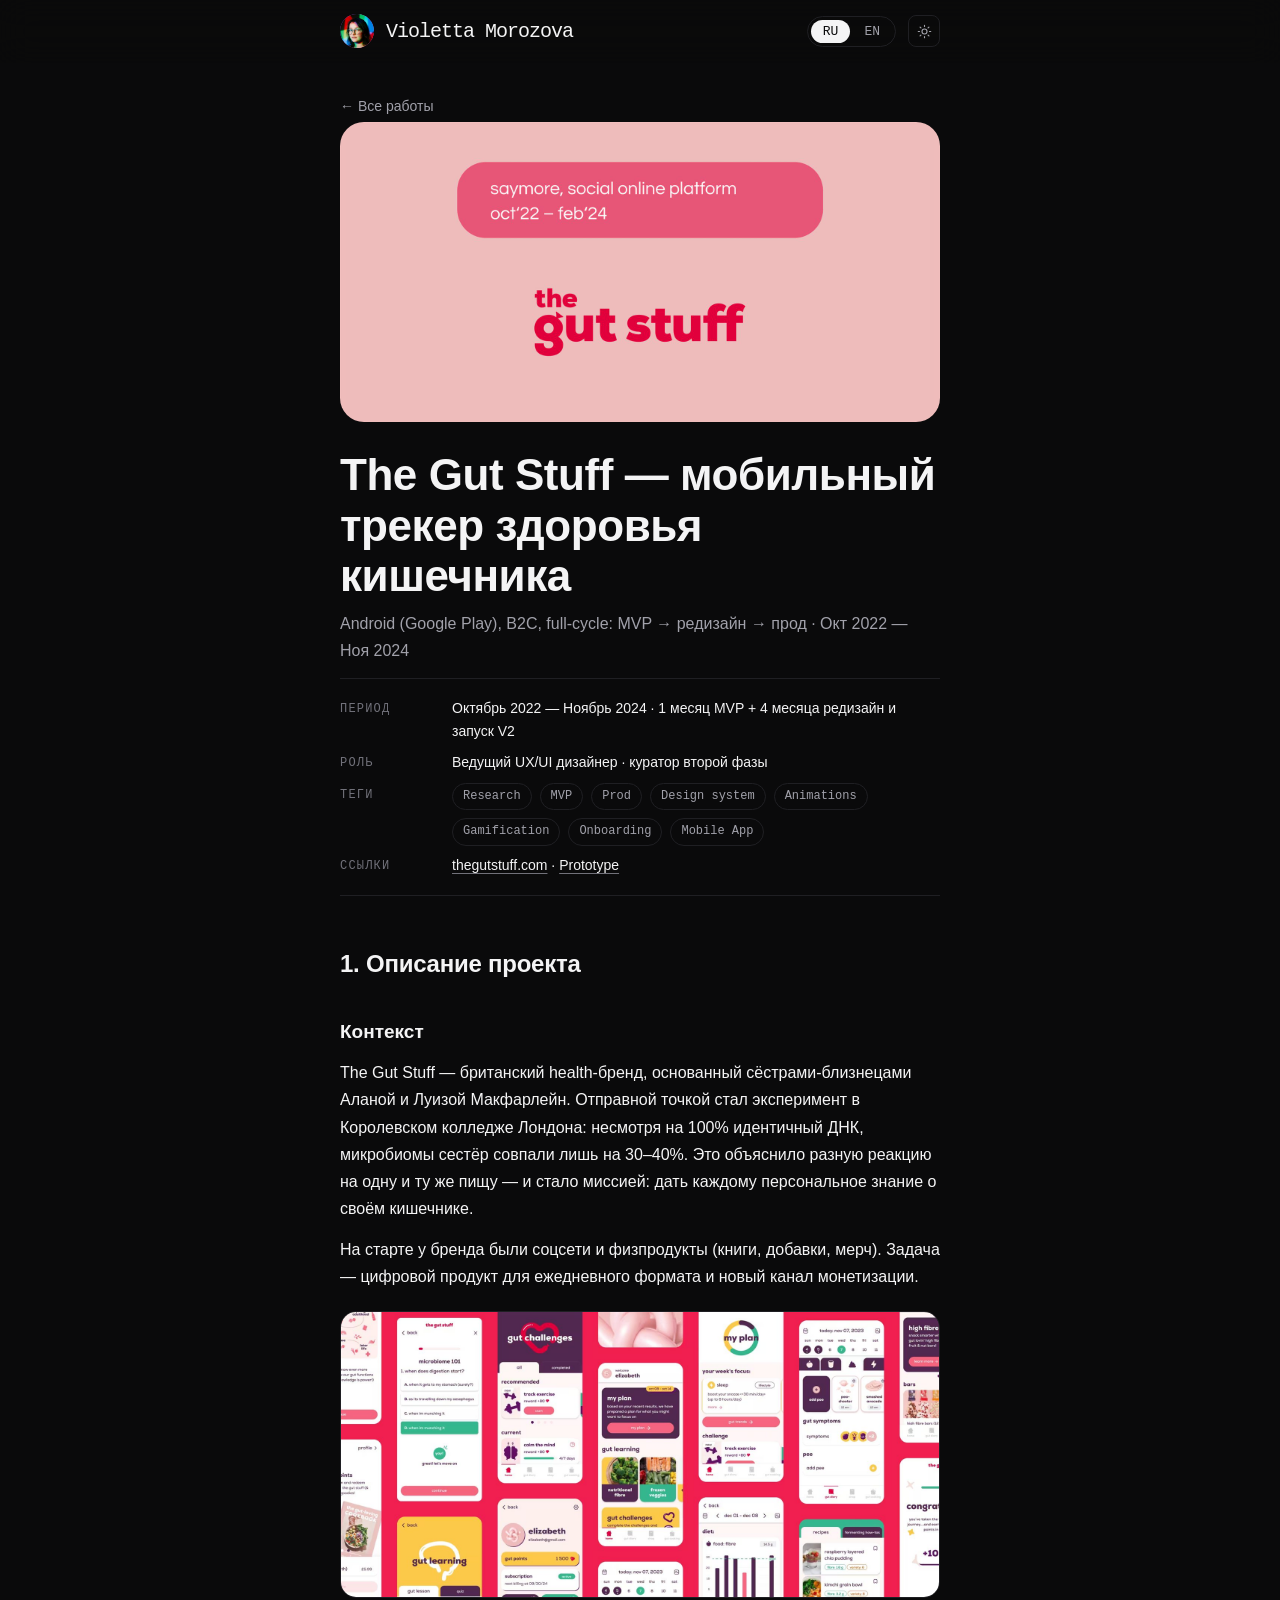
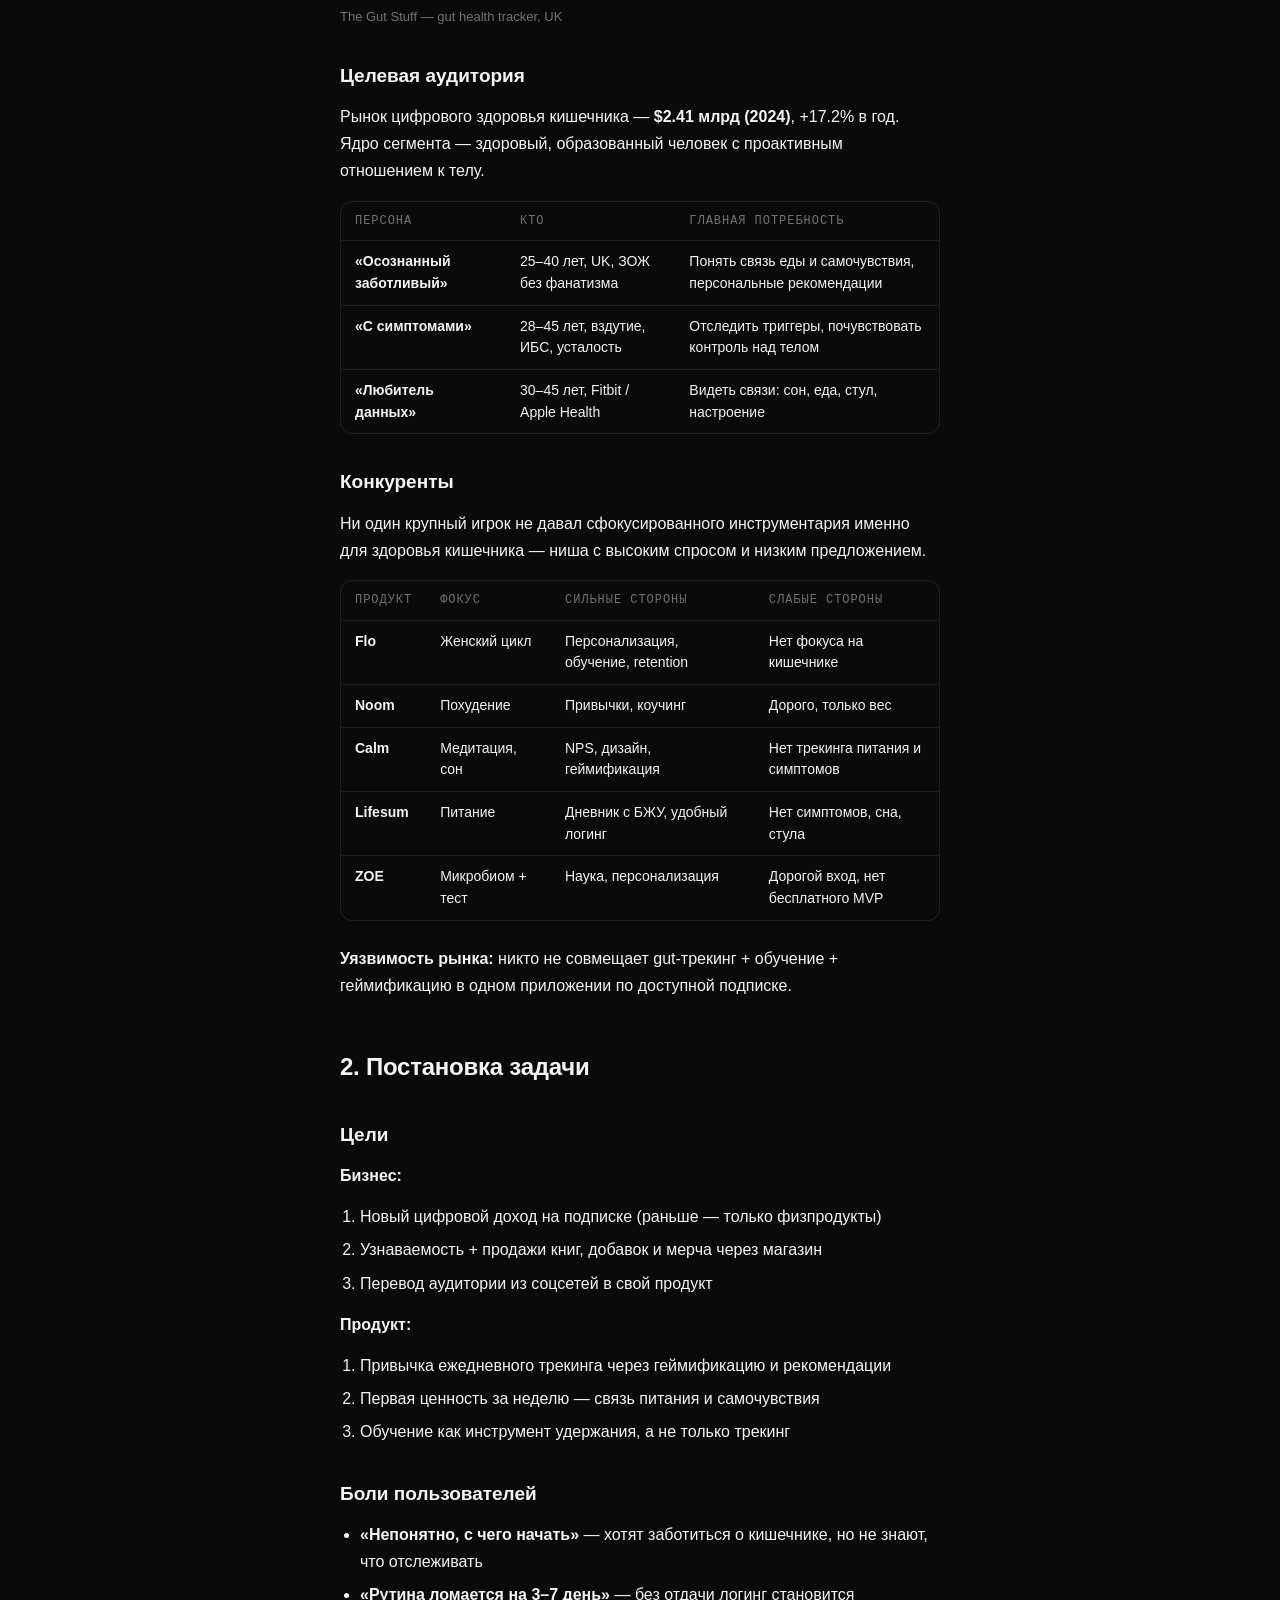
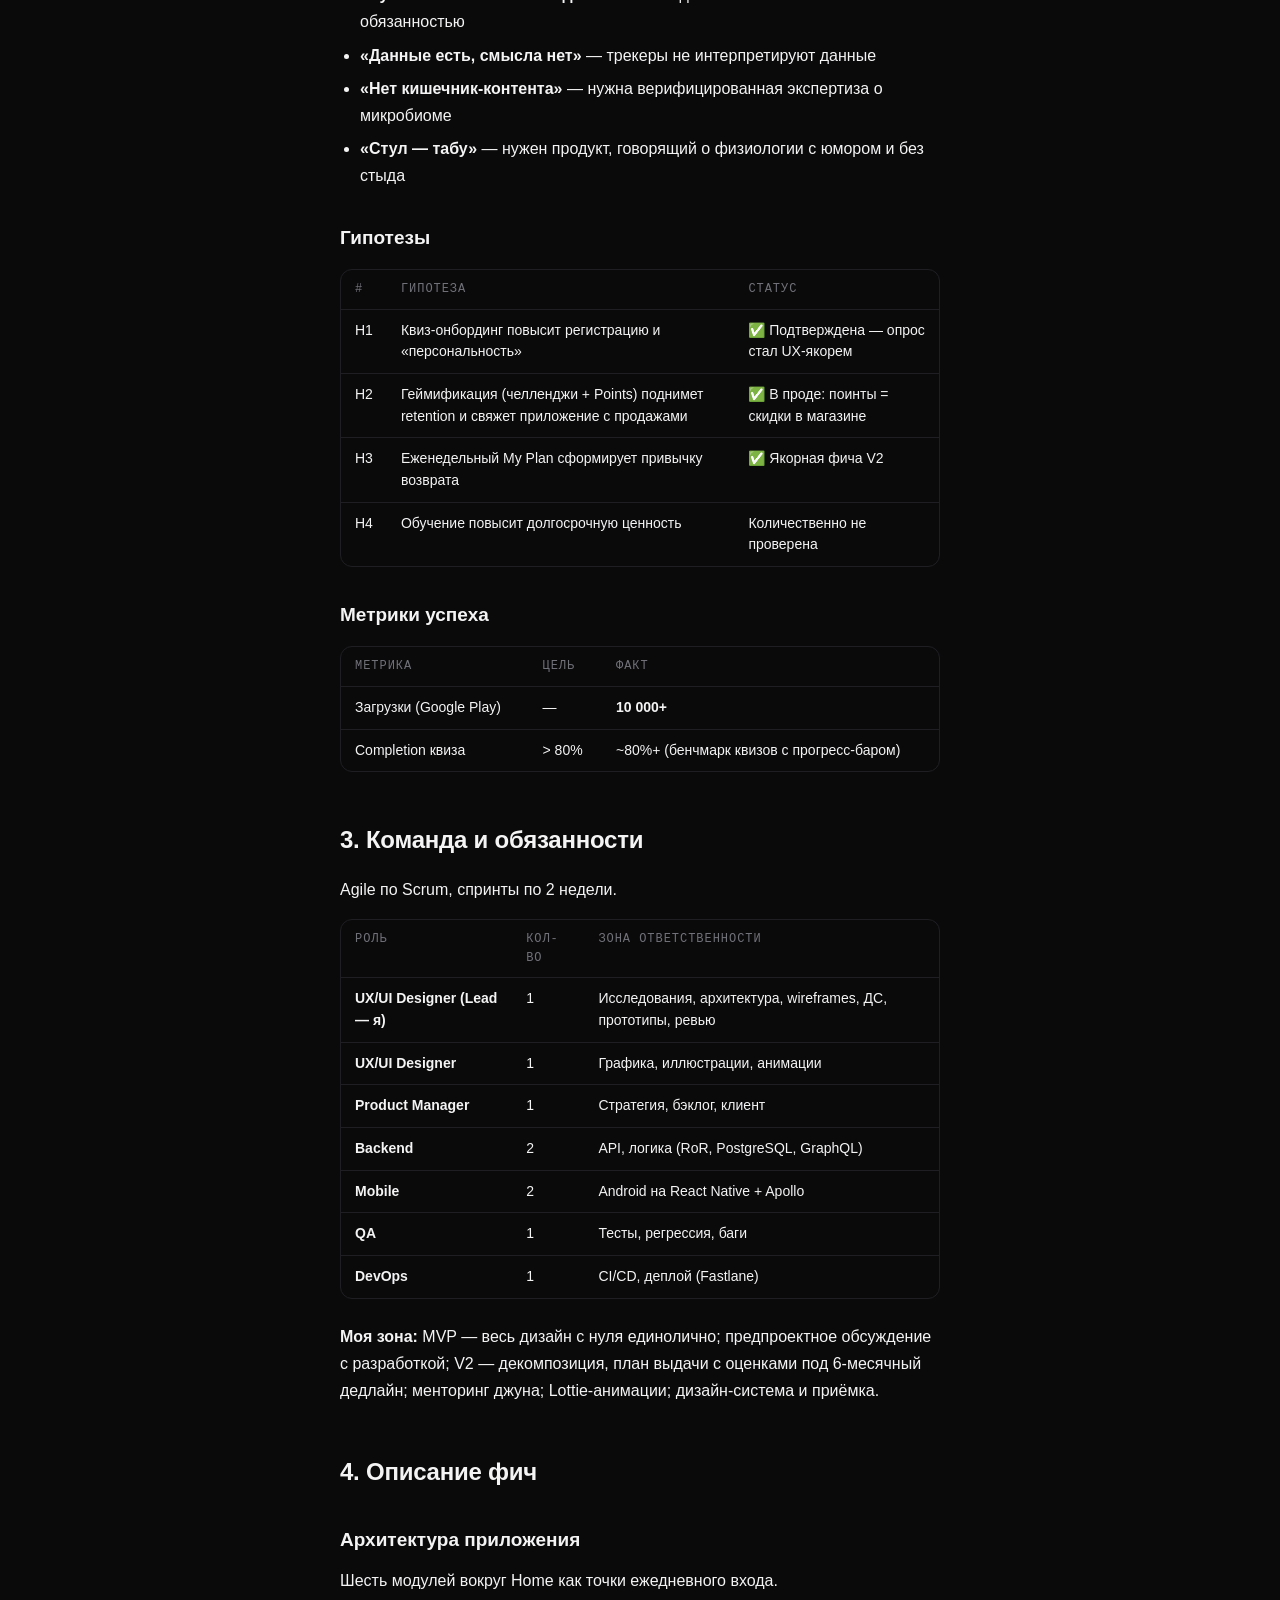
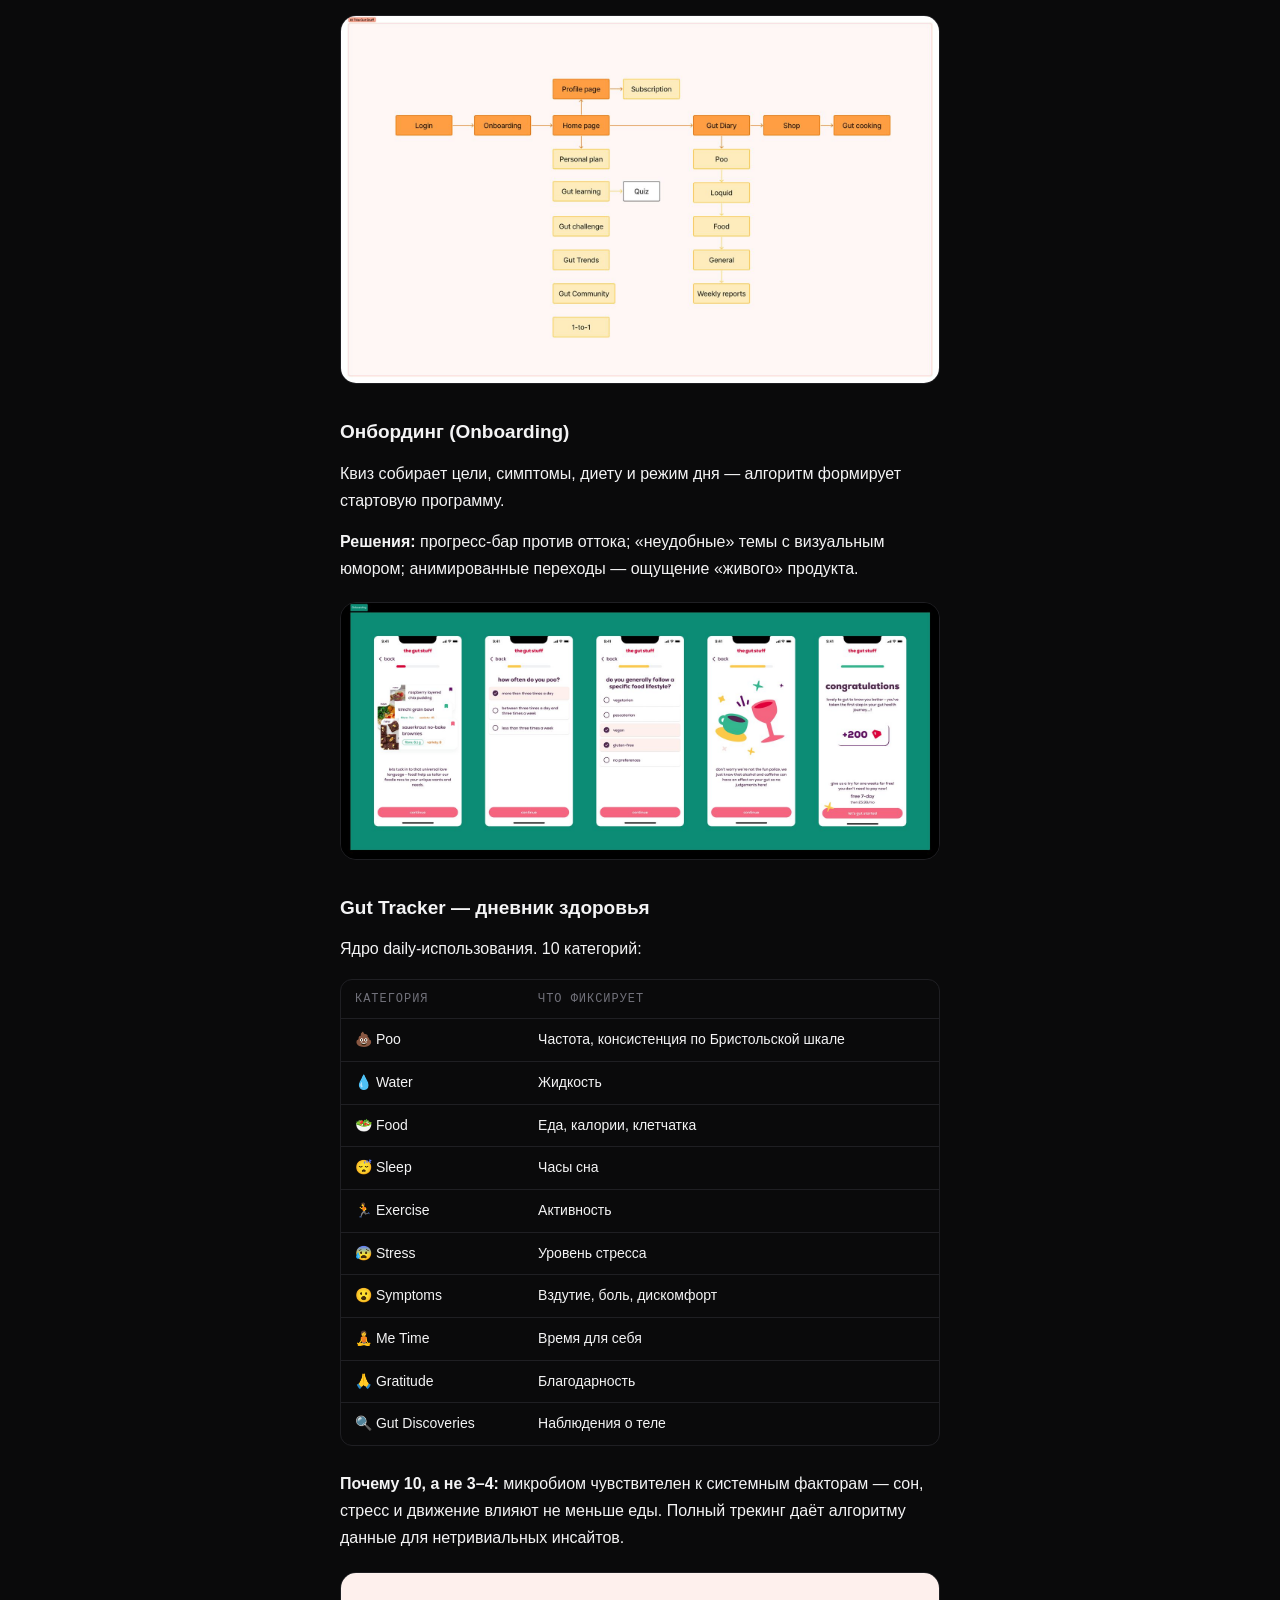
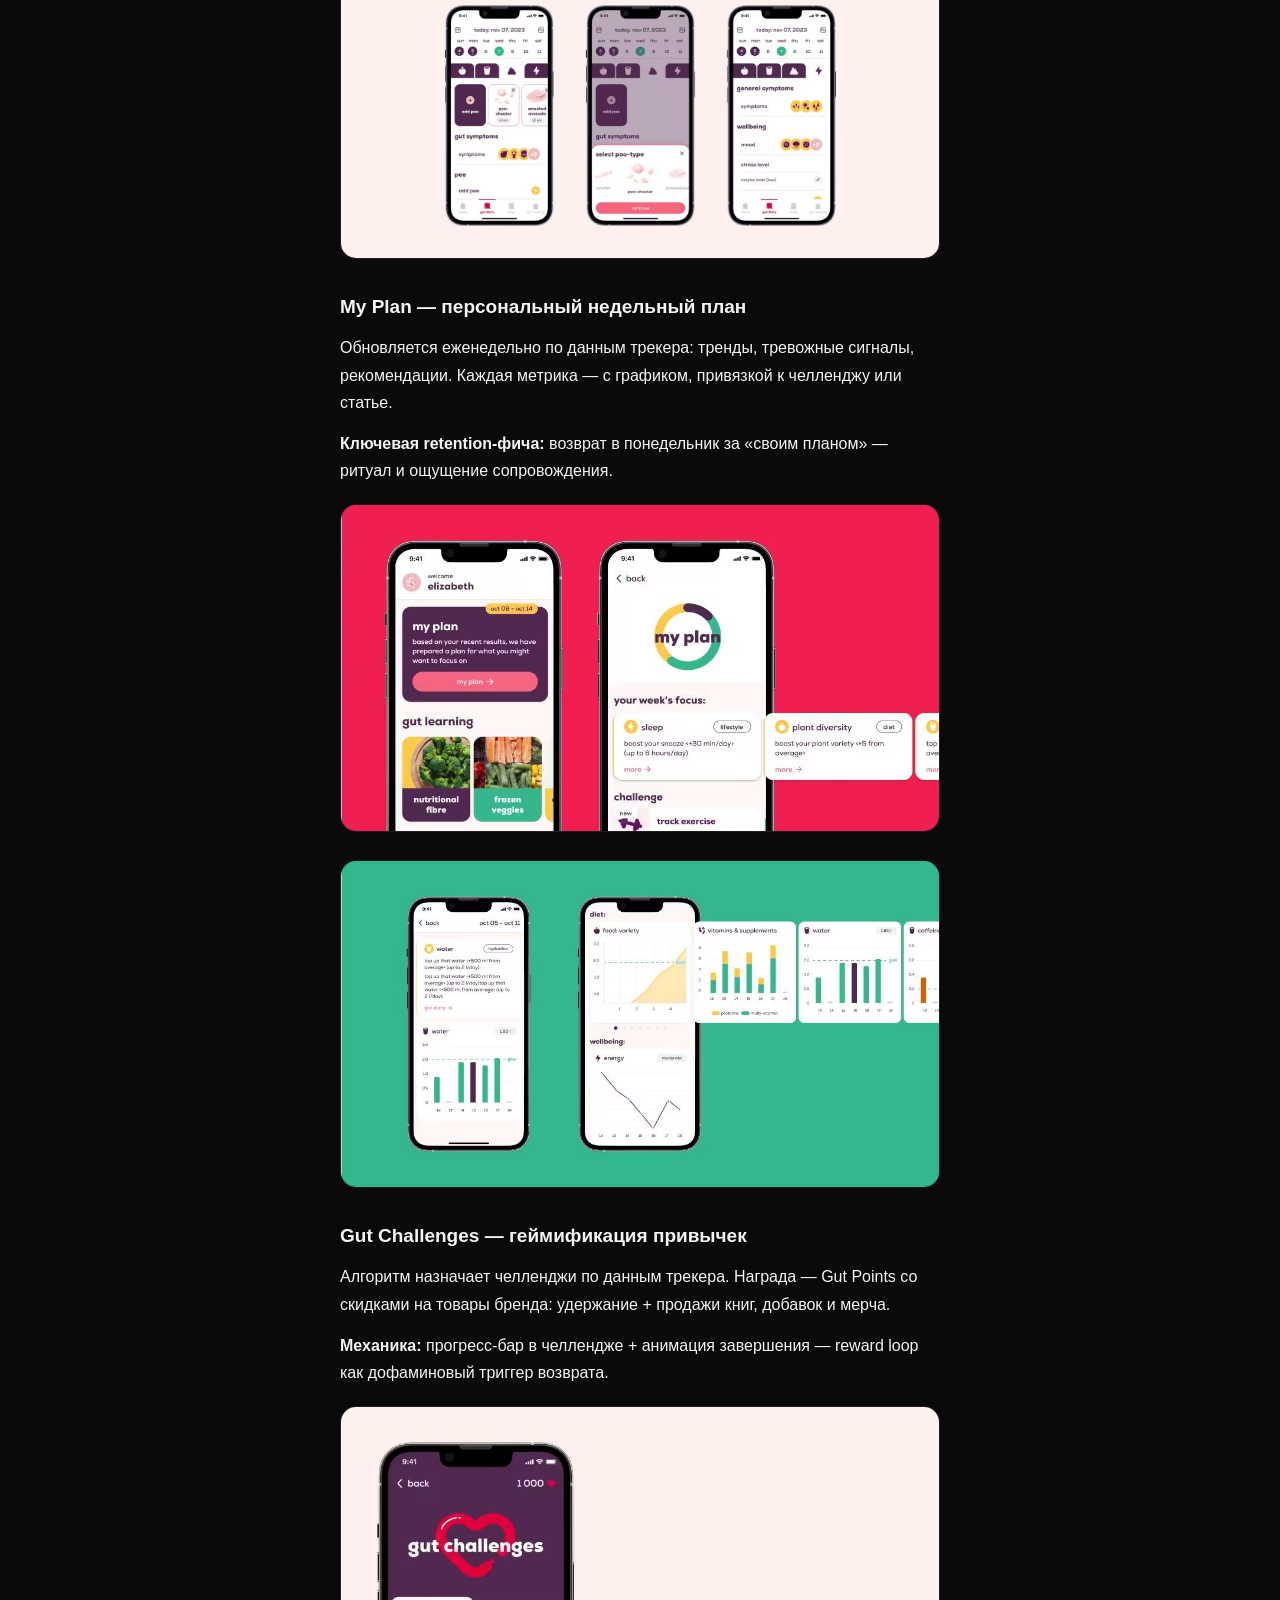
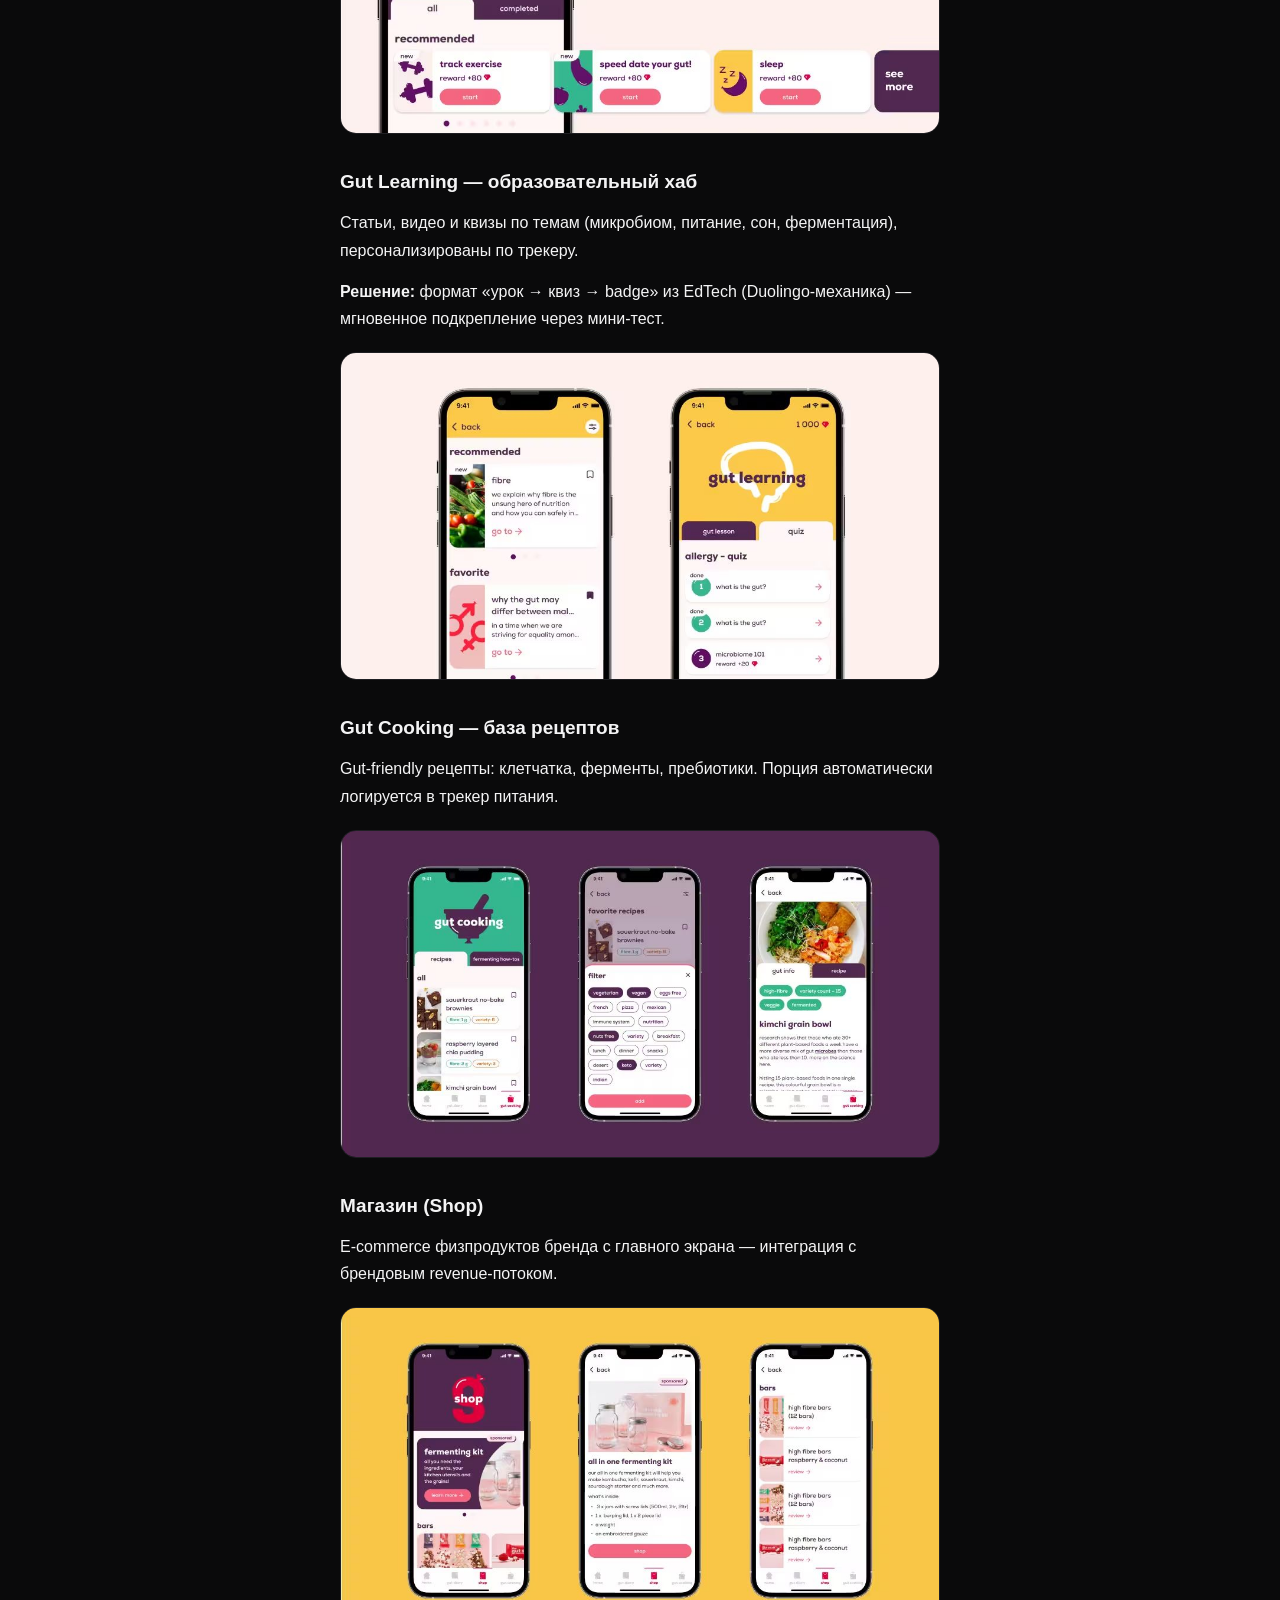
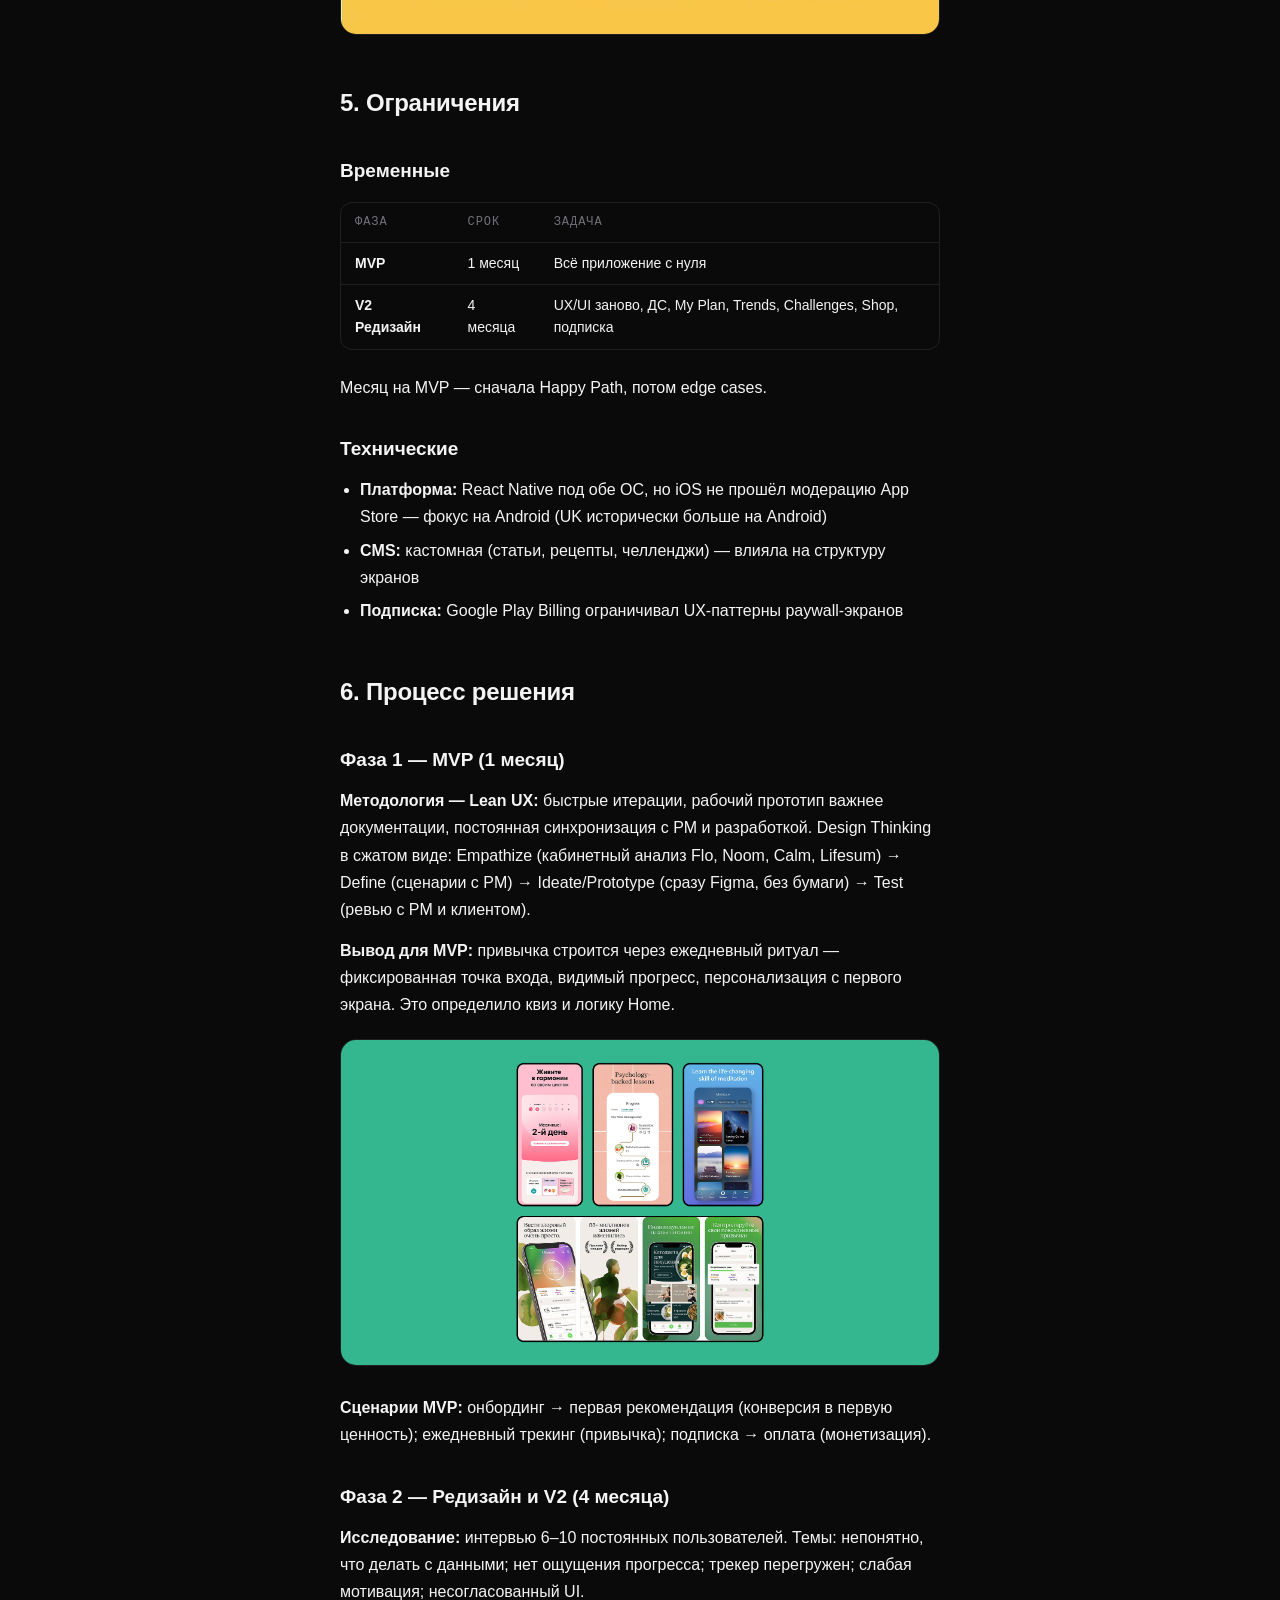
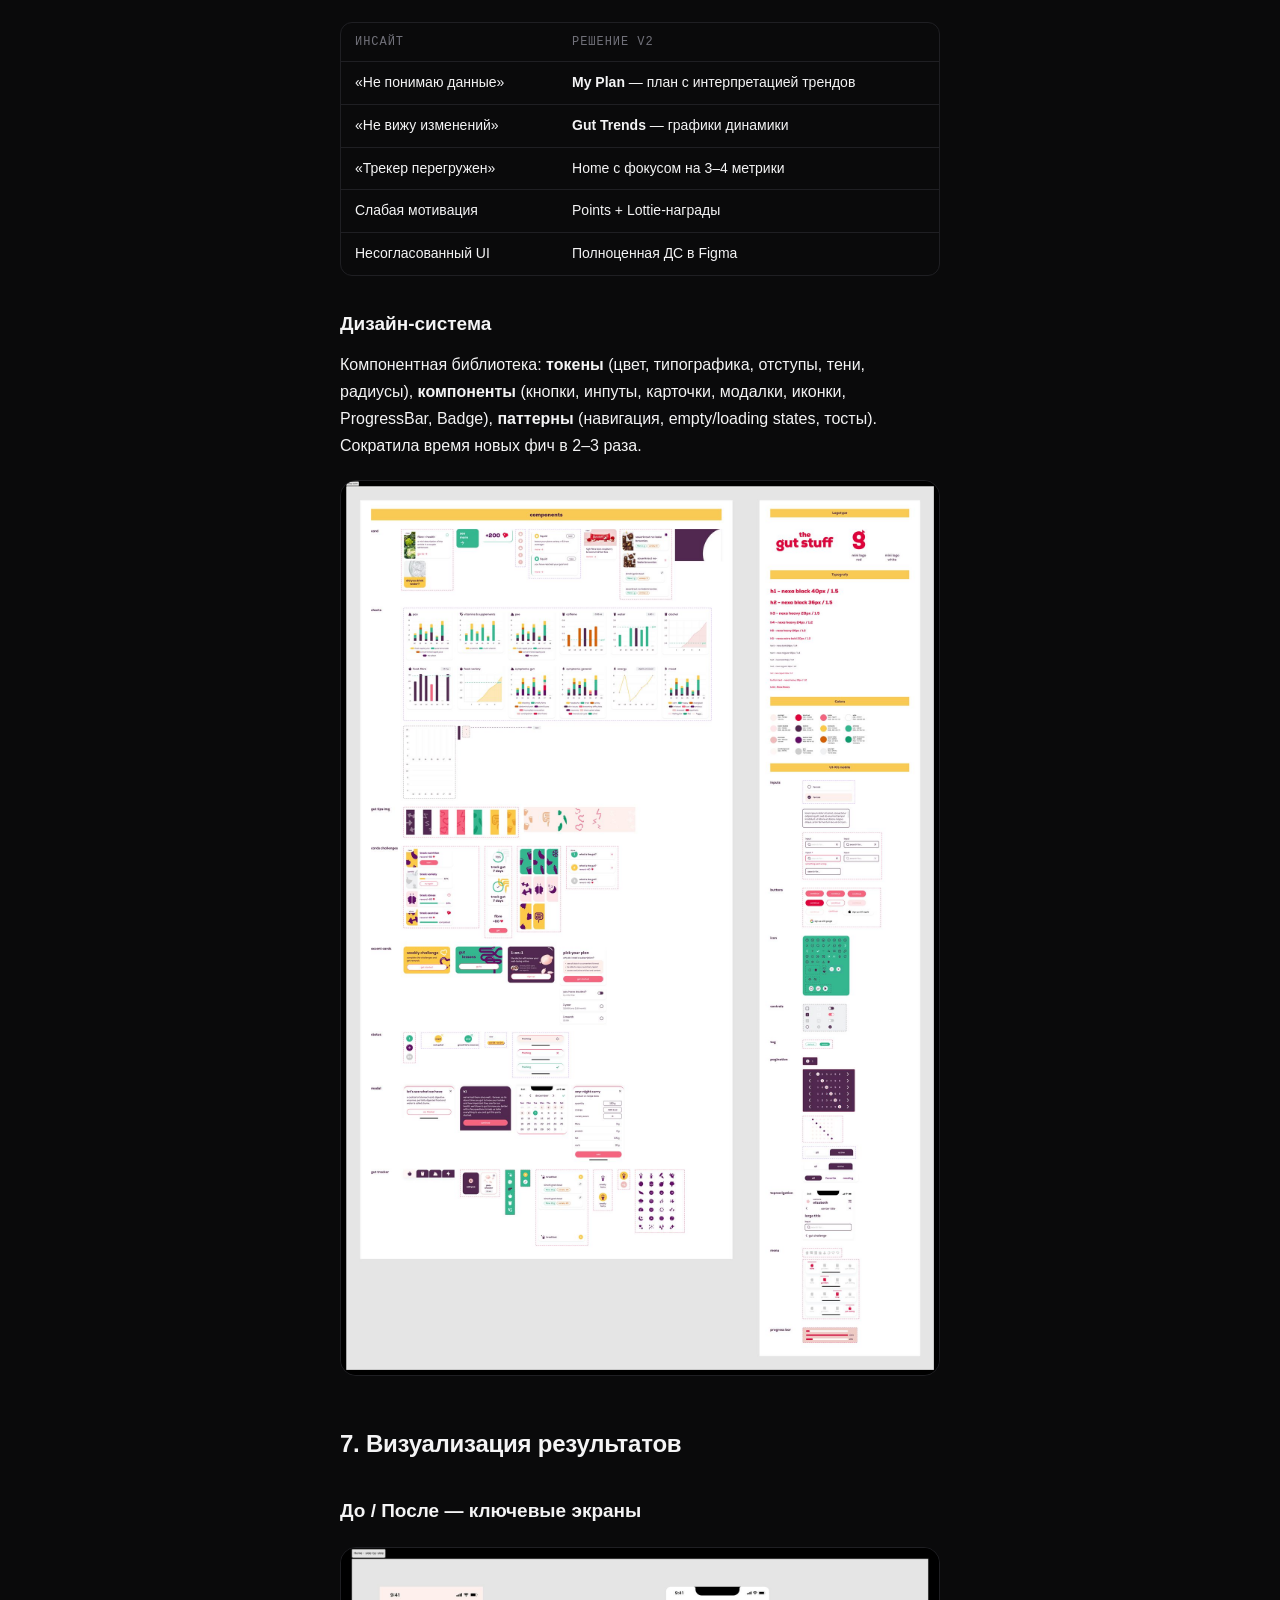
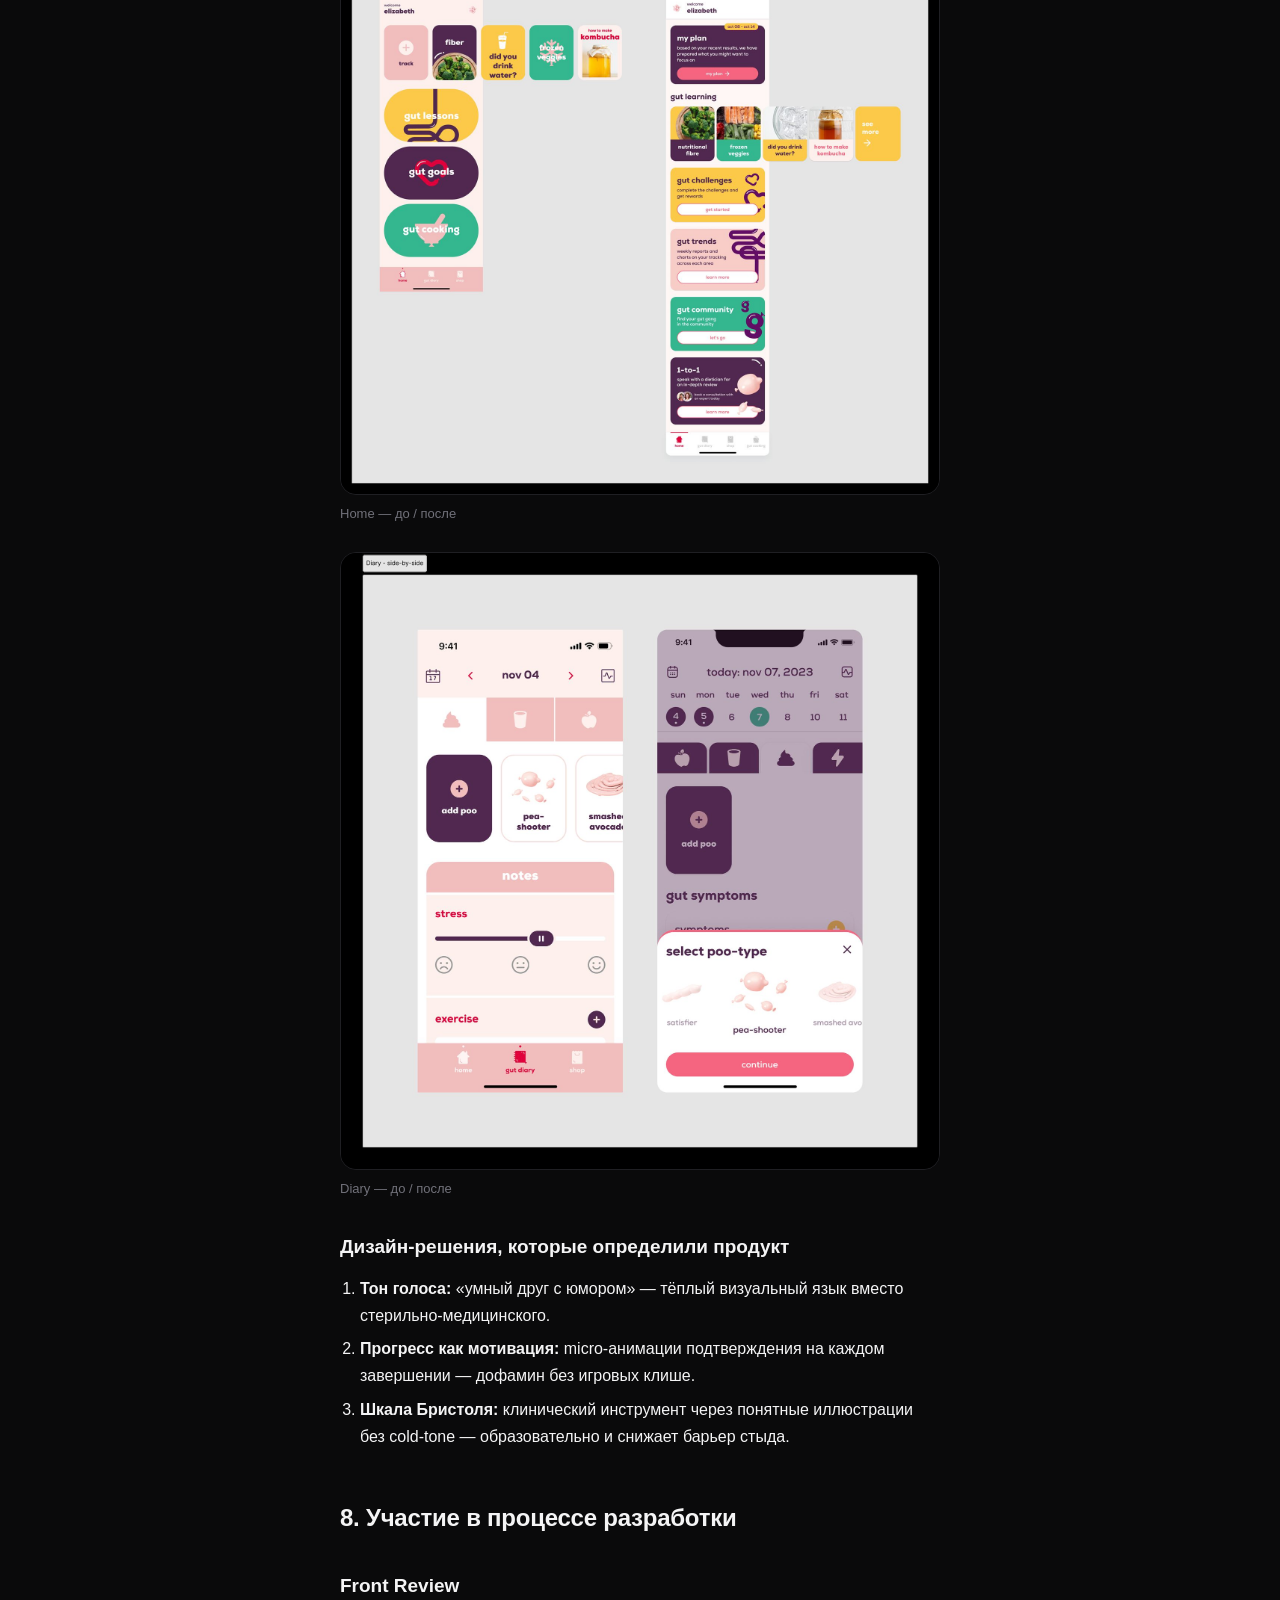
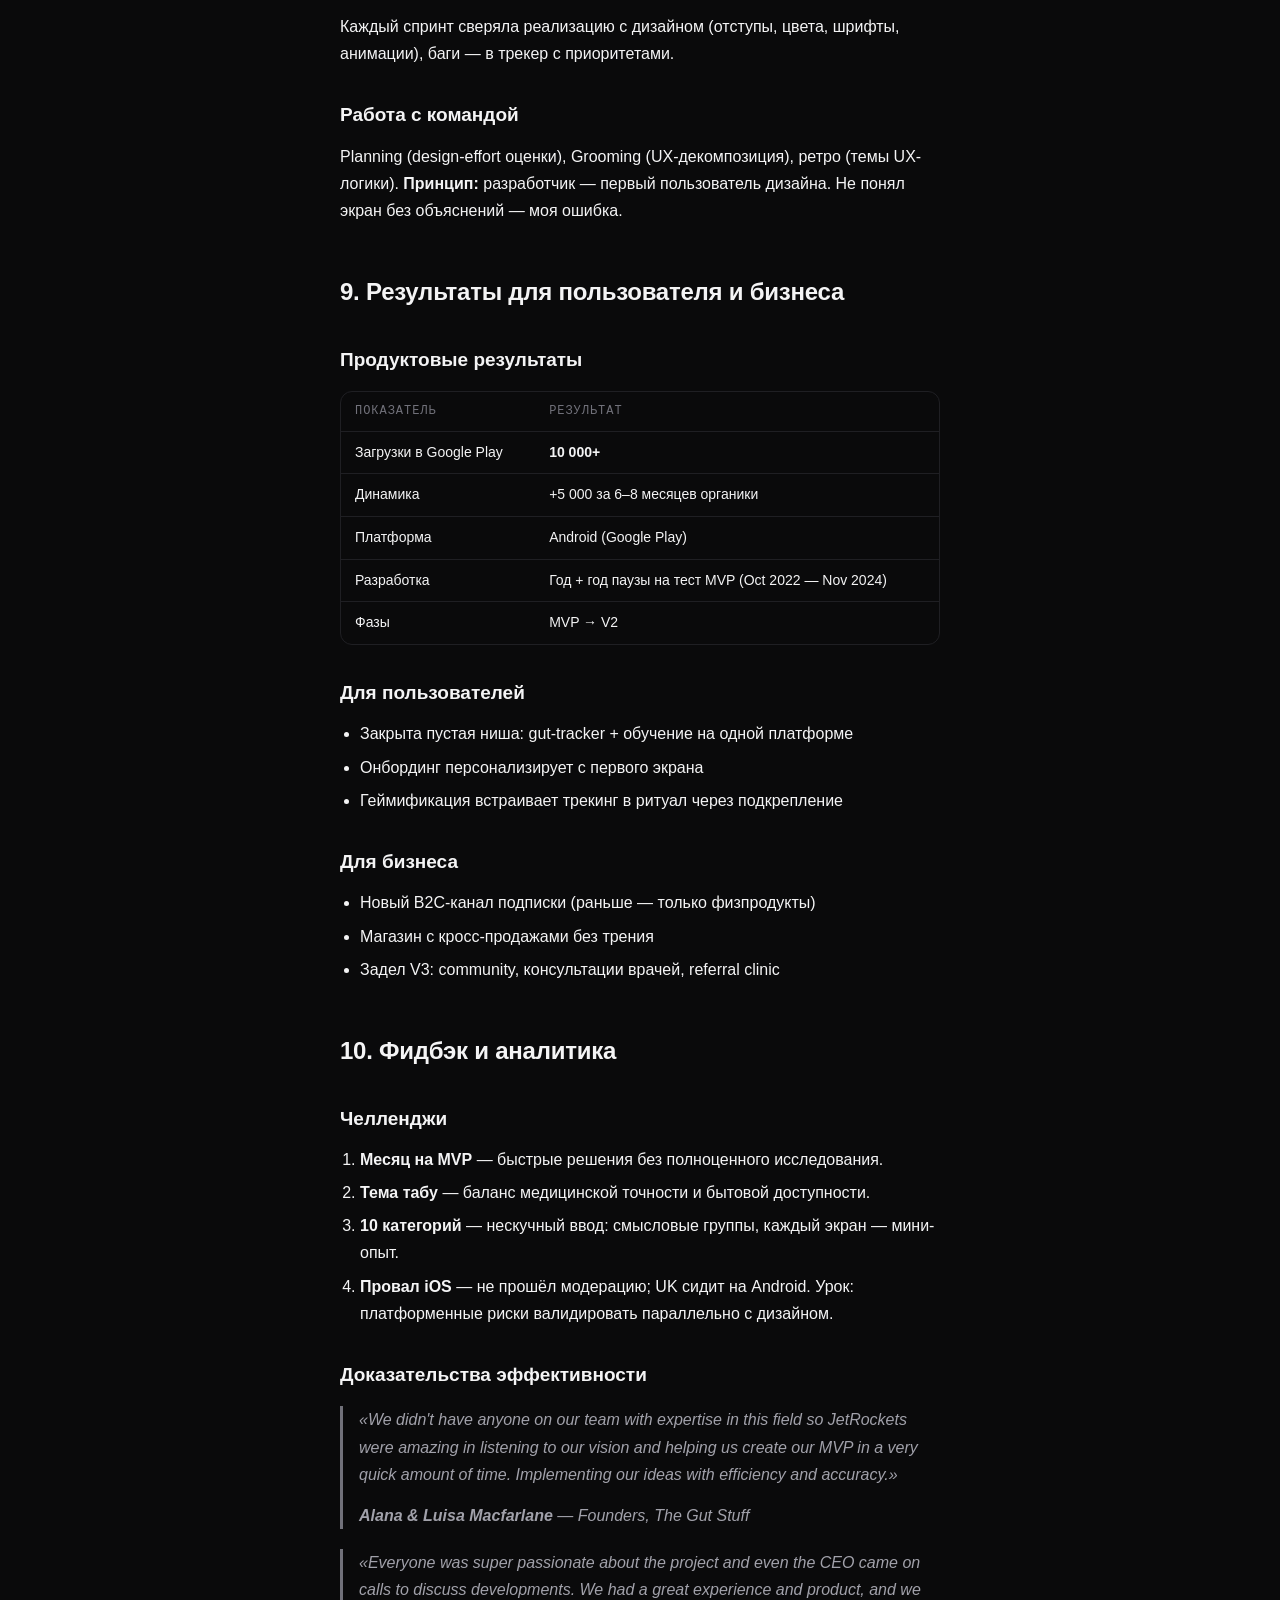
<file: cases/gutstuff.html>
<!DOCTYPE html>
<html lang="ru" data-theme="dark">
<head>
<meta charset="UTF-8">
<meta name="viewport" content="width=device-width, initial-scale=1.0">
<title>The Gut Stuff — мобильный трекер — Violetta Morozova</title>
<meta name="description" content="The Gut Stuff: B2C MVP трекера здоровья кишечника с нуля — 10K+ загрузок, редизайн и V2.">
<link rel="icon" type="image/png" href="../favicon.png">
<link href="https://fonts.cdnfonts.com/css/sf-pro-display" rel="stylesheet">
<link href="https://fonts.cdnfonts.com/css/sabir-mono" rel="stylesheet">
<link rel="stylesheet" href="../styles.css">
</head>
<body data-lang="ru">
<header class="topbar">
  <div class="topbar-inner">
    <a class="brand" href="../index.html#top">
      <span class="avatar" aria-hidden="true"><img src="../avatar.png" alt="" onerror="this.remove()">VM</span>
      <span class="brand-name">Violetta Morozova</span>
    </a>
    <div class="topbar-actions">
    <div class="lang-toggle" id="langToggle"><button data-lang="ru" class="on">RU</button><button data-lang="en">EN</button></div>
    <button class="icon-btn" id="themeToggle" aria-label="Toggle theme">
      <svg id="iconSun" width="18" height="18" viewBox="0 0 24 24" fill="none" stroke="currentColor" stroke-width="1.8" stroke-linecap="round"><circle cx="12" cy="12" r="4"/><path d="M12 2v2M12 20v2M4.9 4.9l1.4 1.4M17.7 17.7l1.4 1.4M2 12h2M20 12h2M4.9 19.1l1.4-1.4M17.7 6.3l1.4-1.4"/></svg>
      <svg id="iconMoon" width="18" height="18" viewBox="0 0 24 24" fill="none" stroke="currentColor" stroke-width="1.8" stroke-linecap="round" style="display:none"><path d="M21 12.8A9 9 0 1 1 11.2 3 7 7 0 0 0 21 12.8z"/></svg>
    </button>
    </div>
  </div>
</header>
<main class="narrow case" id="top">
  <div class="case-hero">
    <div class="case-hero-top">
      <a class="back-link" href="../index.html#work">← <span class="lru">Все работы</span><span class="len">All work</span></a>
    </div>
    <img class="case-cover" src="img/gutstuff-cover.jpg" alt="The Gut Stuff">
    <h1 class="case-title"><span class="lru">The Gut Stuff — мобильный трекер здоровья кишечника</span><span class="len">The Gut Stuff — gut-health mobile tracker</span></h1>
    <p class="case-sub"><span class="lru">Android (Google Play), B2C, full-cycle: MVP → редизайн → прод · Окт 2022 — Ноя 2024</span><span class="len">Android (Google Play), B2C, full-cycle: MVP → redesign → prod · Oct 2022 — Nov 2024</span></p>
    <div class="case-meta">
      <div class="mrow"><span class="mkey"><span class="lru">Период</span><span class="len">Period</span></span><span class="mval"><span class="lru">Октябрь 2022 — Ноябрь 2024 · 1 месяц MVP + 4 месяца редизайн и запуск V2</span><span class="len">October 2022 — November 2024 · 1-month MVP + 4-month redesign and V2 launch</span></span></div>
      <div class="mrow"><span class="mkey"><span class="lru">Роль</span><span class="len">Role</span></span><span class="mval"><span class="lru">Ведущий UX/UI дизайнер · куратор второй фазы</span><span class="len">Lead UX/UI designer · phase-two curator</span></span></div>
      <div class="mrow"><span class="mkey"><span class="lru">Теги</span><span class="len">Tags</span></span><span class="mval tags"><span class="tag">Research</span><span class="tag">MVP</span><span class="tag">Prod</span><span class="tag">Design system</span><span class="tag">Animations</span><span class="tag">Gamification</span><span class="tag">Onboarding</span><span class="tag">Mobile App</span></span></div>
      <div class="mrow"><span class="mkey"><span class="lru">Ссылки</span><span class="len">Links</span></span><span class="mval"><a href="https://thegutstuff.com" target="_blank" rel="noopener">thegutstuff.com</a> · <a href="https://www.figma.com/proto/L0gbKZcCzlQPntWKbOpOvs/GutStuff?node-id=8440-567669&viewport=227%2C426%2C0.04&t=tLYyRcJqNn5fAbRQ-1&scaling=scale-down&content-scaling=fixed&starting-point-node-id=8440%3A567888&page-id=8291%3A298320" target="_blank" rel="noopener">Prototype</a></span></div>
    </div>
  </div>

  <h2><span class="lru">1. Описание проекта</span><span class="len">1. Project overview</span></h2>
  <h3><span class="lru">Контекст</span><span class="len">Context</span></h3>
  <div class="lru"><p>The Gut Stuff — британский health-бренд, основанный сёстрами-близнецами Аланой и Луизой Макфарлейн. Отправной точкой стал эксперимент в Королевском колледже Лондона: несмотря на 100% идентичный ДНК, микробиомы сестёр совпали лишь на 30–40%. Это объяснило разную реакцию на одну и ту же пищу — и стало миссией: дать каждому персональное знание о своём кишечнике.</p><p>На старте у бренда были соцсети и физпродукты (книги, добавки, мерч). Задача — цифровой продукт для ежедневного формата и новый канал монетизации.</p></div>
  <div class="len"><p>The Gut Stuff is a British health brand founded by twin sisters Alana and Luisa Macfarlane. It started with a King's College London experiment: despite 100% identical DNA, the sisters' gut microbiomes matched only 30–40%. That explained their different reactions to the same food — and became the mission: give everyone personal knowledge of their gut.</p><p>At kickoff the brand had socials and physical products (books, supplements, merch). The task — a digital product for daily use and a new monetization channel.</p></div>
  <figure class="case-fig"><img src="img/gutstuff-01.jpg" alt="The Gut Stuff — gut health tracker, UK"><figcaption>The Gut Stuff — gut health tracker, UK</figcaption></figure>
  <h3><span class="lru">Целевая аудитория</span><span class="len">Audience</span></h3>
  <div class="lru"><p>Рынок цифрового здоровья кишечника — <b>$2.41 млрд (2024)</b>, +17.2% в год. Ядро сегмента — здоровый, образованный человек с проактивным отношением к телу.</p>
    <div class="tbl-wrap"><table class="case-table"><tr><th>Персона</th><th>Кто</th><th>Главная потребность</th></tr>
    <tr><td><b>«Осознанный заботливый»</b></td><td>25–40 лет, UK, ЗОЖ без фанатизма</td><td>Понять связь еды и самочувствия, персональные рекомендации</td></tr>
    <tr><td><b>«С симптомами»</b></td><td>28–45 лет, вздутие, ИБС, усталость</td><td>Отследить триггеры, почувствовать контроль над телом</td></tr>
    <tr><td><b>«Любитель данных»</b></td><td>30–45 лет, Fitbit / Apple Health</td><td>Видеть связи: сон, еда, стул, настроение</td></tr></table></div></div>
  <div class="len"><p>The digital gut-health market is <b>$2.41B (2024)</b>, +17.2% yearly. The core: healthy, educated, body-proactive people.</p>
    <div class="tbl-wrap"><table class="case-table"><tr><th>Persona</th><th>Who</th><th>Core need</th></tr>
    <tr><td><b>Conscious carer</b></td><td>25–40, UK, casual wellness</td><td>Link food and wellbeing, personal tips</td></tr>
    <tr><td><b>Symptomatic</b></td><td>28–45, bloating, IBS, fatigue</td><td>Track triggers, feel in control</td></tr>
    <tr><td><b>Data lover</b></td><td>30–45, Fitbit / Apple Health user</td><td>See links: sleep, food, stool, mood</td></tr></table></div></div>
  <h3><span class="lru">Конкуренты</span><span class="len">Competitors</span></h3>
  <div class="lru"><p>Ни один крупный игрок не давал сфокусированного инструментария именно для здоровья кишечника — ниша с высоким спросом и низким предложением.</p>
    <div class="tbl-wrap"><table class="case-table"><tr><th>Продукт</th><th>Фокус</th><th>Сильные стороны</th><th>Слабые стороны</th></tr>
    <tr><td><b>Flo</b></td><td>Женский цикл</td><td>Персонализация, обучение, retention</td><td>Нет фокуса на кишечнике</td></tr>
    <tr><td><b>Noom</b></td><td>Похудение</td><td>Привычки, коучинг</td><td>Дорого, только вес</td></tr>
    <tr><td><b>Calm</b></td><td>Медитация, сон</td><td>NPS, дизайн, геймификация</td><td>Нет трекинга питания и симптомов</td></tr>
    <tr><td><b>Lifesum</b></td><td>Питание</td><td>Дневник с БЖУ, удобный логинг</td><td>Нет симптомов, сна, стула</td></tr>
    <tr><td><b>ZOE</b></td><td>Микробиом + тест</td><td>Наука, персонализация</td><td>Дорогой вход, нет бесплатного MVP</td></tr></table></div>
    <p><b>Уязвимость рынка:</b> никто не совмещает gut-трекинг + обучение + геймификацию в одном приложении по доступной подписке.</p></div>
  <div class="len"><p>No major player offered focused gut-health tooling — high demand, low supply.</p>
    <div class="tbl-wrap"><table class="case-table"><tr><th>Product</th><th>Focus</th><th>Strengths</th><th>Weaknesses</th></tr>
    <tr><td><b>Flo</b></td><td>Female cycle</td><td>Personalization, learning, retention</td><td>No gut focus</td></tr>
    <tr><td><b>Noom</b></td><td>Weight loss</td><td>Habits, coaching</td><td>Pricey, weight-only</td></tr>
    <tr><td><b>Calm</b></td><td>Meditation, sleep</td><td>NPS, design, gamification</td><td>No food/symptom tracking</td></tr>
    <tr><td><b>Lifesum</b></td><td>Nutrition</td><td>Macro diary, easy logging</td><td>No symptoms, sleep, stool</td></tr>
    <tr><td><b>ZOE</b></td><td>Microbiome + test</td><td>Science, personalization</td><td>Expensive entry, no free MVP</td></tr></table></div>
    <p><b>Market gap:</b> nobody combines gut tracking + learning + gamification in one affordably subscribed app.</p></div>

  <h2><span class="lru">2. Постановка задачи</span><span class="len">2. Problem statement</span></h2>
  <h3><span class="lru">Цели</span><span class="len">Goals</span></h3>
  <div class="lru"><p><b>Бизнес:</b></p><ol><li>Новый цифровой доход на подписке (раньше — только физпродукты)</li><li>Узнаваемость + продажи книг, добавок и мерча через магазин</li><li>Перевод аудитории из соцсетей в свой продукт</li></ol><p><b>Продукт:</b></p><ol><li>Привычка ежедневного трекинга через геймификацию и рекомендации</li><li>Первая ценность за неделю — связь питания и самочувствия</li><li>Обучение как инструмент удержания, а не только трекинг</li></ol></div>
  <div class="len"><p><b>Business:</b></p><ol><li>New subscription revenue (previously physical products only)</li><li>Awareness + book/supplement/merch sales via in-app shop</li><li>Move the audience from socials into our own product</li></ol><p><b>Product:</b></p><ol><li>Daily-tracking habit via gamification and tips</li><li>First value within a week — the food-wellbeing link</li><li>Learning as retention, not just tracking</li></ol></div>
  <h3><span class="lru">Боли пользователей</span><span class="len">User pains</span></h3>
  <div class="lru"><ul>
    <li><b>«Непонятно, с чего начать»</b> — хотят заботиться о кишечнике, но не знают, что отслеживать</li>
    <li><b>«Рутина ломается на 3–7 день»</b> — без отдачи логинг становится обязанностью</li>
    <li><b>«Данные есть, смысла нет»</b> — трекеры не интерпретируют данные</li>
    <li><b>«Нет кишечник-контента»</b> — нужна верифицированная экспертиза о микробиоме</li>
    <li><b>«Стул — табу»</b> — нужен продукт, говорящий о физиологии с юмором и без стыда</li>
  </ul></div>
  <div class="len"><ul>
    <li><b>“Don't know where to start”</b> — want gut care, unclear what to track</li>
    <li><b>“Routine breaks on day 3–7”</b> — without payoff, logging feels like duty</li>
    <li><b>“Data without meaning”</b> — trackers don't interpret data</li>
    <li><b>“No gut-specific content”</b> — need verified microbiome expertise</li>
    <li><b>“Stool is taboo”</b> — need a product that talks physiology with humor, no shame</li>
  </ul></div>
  <h3><span class="lru">Гипотезы</span><span class="len">Hypotheses</span></h3>
  <div class="lru"><div class="tbl-wrap"><table class="case-table"><tr><th>#</th><th>Гипотеза</th><th>Статус</th></tr>
    <tr><td>H1</td><td>Квиз-онбординг повысит регистрацию и «персональность»</td><td>✅ Подтверждена — опрос стал UX-якорем</td></tr>
    <tr><td>H2</td><td>Геймификация (челленджи + Points) поднимет retention и свяжет приложение с продажами</td><td>✅ В проде: поинты = скидки в магазине</td></tr>
    <tr><td>H3</td><td>Еженедельный My Plan сформирует привычку возврата</td><td>✅ Якорная фича V2</td></tr>
    <tr><td>H4</td><td>Обучение повысит долгосрочную ценность</td><td>Количественно не проверена</td></tr></table></div></div>
  <div class="len"><div class="tbl-wrap"><table class="case-table"><tr><th>#</th><th>Hypothesis</th><th>Status</th></tr>
    <tr><td>H1</td><td>Quiz onboarding will lift signup and “personal” feel</td><td>✅ Confirmed — the quiz became the UX anchor</td></tr>
    <tr><td>H2</td><td>Gamification (challenges + Points) will lift retention and bridge to merch sales</td><td>✅ Live: points convert to shop discounts</td></tr>
    <tr><td>H3</td><td>Weekly My Plan will build return habits</td><td>✅ Anchor feature of V2</td></tr>
    <tr><td>H4</td><td>Learning will raise long-term value</td><td>Not measured quantitatively</td></tr></table></div></div>
  <h3><span class="lru">Метрики успеха</span><span class="len">Success metrics</span></h3>
  <div class="lru"><div class="tbl-wrap"><table class="case-table"><tr><th>Метрика</th><th>Цель</th><th>Факт</th></tr>
    <tr><td>Загрузки (Google Play)</td><td>—</td><td><b>10 000+</b></td></tr>
    <tr><td>Completion квиза</td><td>&gt; 80%</td><td>~80%+ (бенчмарк квизов с прогресс-баром)</td></tr></table></div></div>
  <div class="len"><div class="tbl-wrap"><table class="case-table"><tr><th>Metric</th><th>Target</th><th>Actual</th></tr>
    <tr><td>Downloads (Google Play)</td><td>—</td><td><b>10,000+</b></td></tr>
    <tr><td>Quiz completion</td><td>&gt; 80%</td><td>~80%+ (progress-bar quiz benchmark)</td></tr></table></div></div>

  <h2><span class="lru">3. Команда и обязанности</span><span class="len">3. Team</span></h2>
  <div class="lru"><p>Agile по Scrum, спринты по 2 недели.</p>
    <div class="tbl-wrap"><table class="case-table"><tr><th>Роль</th><th>Кол-во</th><th>Зона ответственности</th></tr>
    <tr><td><b>UX/UI Designer (Lead — я)</b></td><td>1</td><td>Исследования, архитектура, wireframes, ДС, прототипы, ревью</td></tr>
    <tr><td><b>UX/UI Designer</b></td><td>1</td><td>Графика, иллюстрации, анимации</td></tr>
    <tr><td><b>Product Manager</b></td><td>1</td><td>Стратегия, бэклог, клиент</td></tr>
    <tr><td><b>Backend</b></td><td>2</td><td>API, логика (RoR, PostgreSQL, GraphQL)</td></tr>
    <tr><td><b>Mobile</b></td><td>2</td><td>Android на React Native + Apollo</td></tr>
    <tr><td><b>QA</b></td><td>1</td><td>Тесты, регрессия, баги</td></tr>
    <tr><td><b>DevOps</b></td><td>1</td><td>CI/CD, деплой (Fastlane)</td></tr></table></div>
    <p><b>Моя зона:</b> MVP — весь дизайн с нуля единолично; предпроектное обсуждение с разработкой; V2 — декомпозиция, план выдачи с оценками под 6-месячный дедлайн; менторинг джуна; Lottie-анимации; дизайн-система и приёмка.</p></div>
  <div class="len"><p>Agile Scrum, 2-week sprints.</p>
    <div class="tbl-wrap"><table class="case-table"><tr><th>Role</th><th>Qty</th><th>Scope</th></tr>
    <tr><td><b>UX/UI Designer (Lead — me)</b></td><td>1</td><td>Research, architecture, wireframes, DS, prototypes, reviews</td></tr>
    <tr><td><b>UX/UI Designer</b></td><td>1</td><td>Graphics, illustrations, animations</td></tr>
    <tr><td><b>Product Manager</b></td><td>1</td><td>Strategy, backlog, client</td></tr>
    <tr><td><b>Backend</b></td><td>2</td><td>API, logic (RoR, PostgreSQL, GraphQL)</td></tr>
    <tr><td><b>Mobile</b></td><td>2</td><td>Android in React Native + Apollo</td></tr>
    <tr><td><b>QA</b></td><td>1</td><td>Testing, regressions, bugs</td></tr>
    <tr><td><b>DevOps</b></td><td>1</td><td>CI/CD, deploy (Fastlane)</td></tr></table></div>
    <p><b>My scope:</b> MVP — all design solo from scratch; pre-design dev alignment; V2 — decomposition, estimated delivery plan for the 6-month deadline; junior mentoring; Lottie animations; design system and acceptance.</p></div>

  <h2><span class="lru">4. Описание фич</span><span class="len">4. Features</span></h2>
  <h3><span class="lru">Архитектура приложения</span><span class="len">App architecture</span></h3>
  <div class="lru"><p>Шесть модулей вокруг Home как точки ежедневного входа.</p></div>
  <div class="len"><p>Six modules around Home as the daily entry point.</p></div>
  <figure class="case-fig"><img src="img/gutstuff-02.jpg" alt="Архитектура"></figure>
  <h3><span class="lru">Онбординг (Onboarding)</span><span class="len">Onboarding</span></h3>
  <div class="lru"><p>Квиз собирает цели, симптомы, диету и режим дня — алгоритм формирует стартовую программу.</p><p><b>Решения:</b> прогресс-бар против оттока; «неудобные» темы с визуальным юмором; анимированные переходы — ощущение «живого» продукта.</p></div>
  <div class="len"><p>A quiz collects goals, symptoms, diet and routine — the algorithm builds the starter program.</p><p><b>Decisions:</b> progress bar against drop-off; “awkward” topics with visual humor; animated transitions for a “living” product feel.</p></div>
  <figure class="case-fig"><img src="img/gutstuff-03.jpg" alt="Онбординг"></figure>
  <h3><span class="lru">Gut Tracker — дневник здоровья</span><span class="len">Gut Tracker — health diary</span></h3>
  <div class="lru"><p>Ядро daily-использования. 10 категорий:</p>
    <div class="tbl-wrap"><table class="case-table"><tr><th>Категория</th><th>Что фиксирует</th></tr>
    <tr><td>💩 Poo</td><td>Частота, консистенция по Бристольской шкале</td></tr>
    <tr><td>💧 Water</td><td>Жидкость</td></tr>
    <tr><td>🥗 Food</td><td>Еда, калории, клетчатка</td></tr>
    <tr><td>😴 Sleep</td><td>Часы сна</td></tr>
    <tr><td>🏃 Exercise</td><td>Активность</td></tr>
    <tr><td>😰 Stress</td><td>Уровень стресса</td></tr>
    <tr><td>😮 Symptoms</td><td>Вздутие, боль, дискомфорт</td></tr>
    <tr><td>🧘 Me Time</td><td>Время для себя</td></tr>
    <tr><td>🙏 Gratitude</td><td>Благодарность</td></tr>
    <tr><td>🔍 Gut Discoveries</td><td>Наблюдения о теле</td></tr></table></div>
    <p><b>Почему 10, а не 3–4:</b> микробиом чувствителен к системным факторам — сон, стресс и движение влияют не меньше еды. Полный трекинг даёт алгоритму данные для нетривиальных инсайтов.</p></div>
  <div class="len"><p>The daily-use core. 10 logging categories:</p>
    <div class="tbl-wrap"><table class="case-table"><tr><th>Category</th><th>Logs</th></tr>
    <tr><td>💩 Poo</td><td>Frequency, Bristol-scale consistency</td></tr>
    <tr><td>💧 Water</td><td>Fluids</td></tr>
    <tr><td>🥗 Food</td><td>Meals, calories, fiber</td></tr>
    <tr><td>😴 Sleep</td><td>Sleep hours</td></tr>
    <tr><td>🏃 Exercise</td><td>Activity</td></tr>
    <tr><td>😰 Stress</td><td>Stress level</td></tr>
    <tr><td>😮 Symptoms</td><td>Bloating, pain, discomfort</td></tr>
    <tr><td>🧘 Me Time</td><td>Time for yourself</td></tr>
    <tr><td>🙏 Gratitude</td><td>Gratitude practice</td></tr>
    <tr><td>🔍 Gut Discoveries</td><td>Body observations</td></tr></table></div>
    <p><b>Why 10, not 3–4:</b> the microbiome responds to systemic factors — sleep, stress and movement matter as much as food. Full tracking feeds the algorithm non-trivial insights.</p></div>
  <figure class="case-fig"><img src="img/gutstuff-04.jpg" alt="Gut Tracker"></figure>
  <h3><span class="lru">My Plan — персональный недельный план</span><span class="len">My Plan — weekly personal plan</span></h3>
  <div class="lru"><p>Обновляется еженедельно по данным трекера: тренды, тревожные сигналы, рекомендации. Каждая метрика — с графиком, привязкой к челленджу или статье.</p><p><b>Ключевая retention-фича:</b> возврат в понедельник за «своим планом» — ритуал и ощущение сопровождения.</p></div>
  <div class="len"><p>Refreshes weekly from tracker data: trends, red flags, tips. Every metric ships with a chart linked to a challenge or article.</p><p><b>Key retention feature:</b> the Monday return for “my plan” — a ritual with a sense of guidance.</p></div>
  <figure class="case-fig"><img src="img/gutstuff-05.jpg" alt="My Plan"></figure>
  <figure class="case-fig"><img src="img/gutstuff-06.jpg" alt="My Plan"></figure>
  <h3><span class="lru">Gut Challenges — геймификация привычек</span><span class="len">Gut Challenges — habit gamification</span></h3>
  <div class="lru"><p>Алгоритм назначает челленджи по данным трекера. Награда — Gut Points со скидками на товары бренда: удержание + продажи книг, добавок и мерча.</p><p><b>Механика:</b> прогресс-бар в челлендже + анимация завершения — reward loop как дофаминовый триггер возврата.</p></div>
  <div class="len"><p>The algorithm assigns challenges from tracker data. Rewards — Gut Points redeemable for brand-merch discounts: retention + book/supplement/merch sales.</p><p><b>Mechanics:</b> in-challenge progress bar + completion animation — a reward loop as a dopamine return trigger.</p></div>
  <figure class="case-fig"><img src="img/gutstuff-07.jpg" alt="Gut Challenges"></figure>
  <h3><span class="lru">Gut Learning — образовательный хаб</span><span class="len">Gut Learning — education hub</span></h3>
  <div class="lru"><p>Статьи, видео и квизы по темам (микробиом, питание, сон, ферментация), персонализированы по трекеру.</p><p><b>Решение:</b> формат «урок → квиз → badge» из EdTech (Duolingo-механика) — мгновенное подкрепление через мини-тест.</p></div>
  <div class="len"><p>Articles, videos and quizzes by topic (microbiome, nutrition, sleep, fermentation), personalized from tracker data.</p><p><b>Decision:</b> “lesson → quiz → badge” borrowed from EdTech (Duolingo mechanics) — instant reinforcement via mini-test.</p></div>
  <figure class="case-fig"><img src="img/gutstuff-08.jpg" alt="Gut Learning"></figure>
  <h3><span class="lru">Gut Cooking — база рецептов</span><span class="len">Gut Cooking — recipe base</span></h3>
  <div class="lru"><p>Gut-friendly рецепты: клетчатка, ферменты, пребиотики. Порция автоматически логируется в трекер питания.</p></div>
  <div class="len"><p>Gut-friendly recipes: fiber, ferments, prebiotics. A serving auto-logs into the food tracker.</p></div>
  <figure class="case-fig"><img src="img/gutstuff-09.jpg" alt="Gut Cooking"></figure>
  <h3><span class="lru">Магазин (Shop)</span><span class="len">Shop</span></h3>
  <div class="lru"><p>E-commerce физпродуктов бренда с главного экрана — интеграция с брендовым revenue-потоком.</p></div>
  <div class="len"><p>Brand-merch e-commerce from the home screen — plugged into the brand revenue flow.</p></div>
  <figure class="case-fig"><img src="img/gutstuff-10.jpg" alt="Магазин"></figure>

  <h2><span class="lru">5. Ограничения</span><span class="len">5. Constraints</span></h2>
  <h3><span class="lru">Временные</span><span class="len">Time</span></h3>
  <div class="lru"><div class="tbl-wrap"><table class="case-table"><tr><th>Фаза</th><th>Срок</th><th>Задача</th></tr>
    <tr><td><b>MVP</b></td><td>1 месяц</td><td>Всё приложение с нуля</td></tr>
    <tr><td><b>V2 Редизайн</b></td><td>4 месяца</td><td>UX/UI заново, ДС, My Plan, Trends, Challenges, Shop, подписка</td></tr></table></div>
    <p>Месяц на MVP — сначала Happy Path, потом edge cases.</p></div>
  <div class="len"><div class="tbl-wrap"><table class="case-table"><tr><th>Phase</th><th>Time</th><th>Task</th></tr>
    <tr><td><b>MVP</b></td><td>1 month</td><td>Entire app from scratch</td></tr>
    <tr><td><b>V2 Redesign</b></td><td>4 months</td><td>UX/UI rework, DS, My Plan, Trends, Challenges, Shop, subscription</td></tr></table></div>
    <p>One month for an MVP — Happy Path first, edge cases after.</p></div>
  <h3><span class="lru">Технические</span><span class="len">Technical</span></h3>
  <div class="lru"><ul><li><b>Платформа:</b> React Native под обе ОС, но iOS не прошёл модерацию App Store — фокус на Android (UK исторически больше на Android)</li><li><b>CMS:</b> кастомная (статьи, рецепты, челленджи) — влияла на структуру экранов</li><li><b>Подписка:</b> Google Play Billing ограничивал UX-паттерны paywall-экранов</li></ul></div>
  <div class="len"><ul><li><b>Platform:</b> React Native for both OSes, but iOS failed App Store review — focus shifted to Android (UK leans Android historically)</li><li><b>CMS:</b> custom (articles, recipes, challenges) — shaped screen structure</li><li><b>Subscriptions:</b> Google Play Billing constrained paywall UX patterns</li></ul></div>

  <h2><span class="lru">6. Процесс решения</span><span class="len">6. Process</span></h2>
  <h3><span class="lru">Фаза 1 — MVP (1 месяц)</span><span class="len">Phase 1 — MVP (1 month)</span></h3>
  <div class="lru"><p><b>Методология — Lean UX:</b> быстрые итерации, рабочий прототип важнее документации, постоянная синхронизация с PM и разработкой. Design Thinking в сжатом виде: Empathize (кабинетный анализ Flo, Noom, Calm, Lifesum) → Define (сценарии с PM) → Ideate/Prototype (сразу Figma, без бумаги) → Test (ревью с PM и клиентом).</p><p><b>Вывод для MVP:</b> привычка строится через ежедневный ритуал — фиксированная точка входа, видимый прогресс, персонализация с первого экрана. Это определило квиз и логику Home.</p></div>
  <div class="len"><p><b>Lean UX methodology:</b> fast iterations, working prototype over docs, constant sync with PM and devs. Compressed Design Thinking: Empathize (desk research on Flo, Noom, Calm, Lifesum) → Define (scenarios with PM) → Ideate/Prototype (straight to Figma, no paper) → Test (reviews with PM and client).</p><p><b>MVP takeaway:</b> habits form through daily ritual — fixed entry point, visible progress, personalization from screen one. This shaped the quiz and Home logic.</p></div>
<figure class="case-fig"><img src="img/gutstuff-11.jpg" alt="Конкуренты" loading="lazy"></figure>
  <div class="lru"><p><b>Сценарии MVP:</b> онбординг → первая рекомендация (конверсия в первую ценность); ежедневный трекинг (привычка); подписка → оплата (монетизация).</p></div>
  <div class="len"><p><b>MVP flows:</b> onboarding → first recommendation (first-value conversion); daily tracking (habit); subscription → payment (monetization).</p></div>
  <h3><span class="lru">Фаза 2 — Редизайн и V2 (4 месяца)</span><span class="len">Phase 2 — Redesign &amp; V2 (4 months)</span></h3>
  <div class="lru"><p><b>Исследование:</b> интервью 6–10 постоянных пользователей. Темы: непонятно, что делать с данными; нет ощущения прогресса; трекер перегружен; слабая мотивация; несогласованный UI.</p>
    <div class="tbl-wrap"><table class="case-table"><tr><th>Инсайт</th><th>Решение V2</th></tr>
    <tr><td>«Не понимаю данные»</td><td><b>My Plan</b> — план с интерпретацией трендов</td></tr>
    <tr><td>«Не вижу изменений»</td><td><b>Gut Trends</b> — графики динамики</td></tr>
    <tr><td>«Трекер перегружен»</td><td>Home с фокусом на 3–4 метрики</td></tr>
    <tr><td>Слабая мотивация</td><td>Points + Lottie-награды</td></tr>
    <tr><td>Несогласованный UI</td><td>Полноценная ДС в Figma</td></tr></table></div></div>
  <div class="len"><p><b>Research:</b> interviews with 6–10 power users. Themes: data without actionability; no progress feel; overloaded tracker; weak motivation; inconsistent UI.</p>
    <div class="tbl-wrap"><table class="case-table"><tr><th>Insight</th><th>V2 solution</th></tr>
    <tr><td>“Don't get the data”</td><td><b>My Plan</b> — plan with trend interpretation</td></tr>
    <tr><td>“Can't see change”</td><td><b>Gut Trends</b> — metric dynamics charts</td></tr>
    <tr><td>“Tracker overload”</td><td>Home focused on 3–4 metrics</td></tr>
    <tr><td>Weak motivation</td><td>Points + Lottie rewards</td></tr>
    <tr><td>Inconsistent UI</td><td>Full Figma DS</td></tr></table></div></div>
  <h3><span class="lru">Дизайн-система</span><span class="len">Design system</span></h3>
  <div class="lru"><p>Компонентная библиотека: <b>токены</b> (цвет, типографика, отступы, тени, радиусы), <b>компоненты</b> (кнопки, инпуты, карточки, модалки, иконки, ProgressBar, Badge), <b>паттерны</b> (навигация, empty/loading states, тосты). Сократила время новых фич в 2–3 раза.</p></div>
  <div class="len"><p>Component library: <b>tokens</b> (color, type, spacing, shadows, radii), <b>components</b> (buttons, inputs, cards, modals, icons, ProgressBar, Badge), <b>patterns</b> (navigation, empty/loading states, toasts). Cut new-feature time 2–3×.</p></div>
  <figure class="case-fig"><img src="img/gutstuff-15.jpg" alt="Дизайн-система"></figure>

  <h2><span class="lru">7. Визуализация результатов</span><span class="len">7. Visual output</span></h2>
  <h3><span class="lru">До / После — ключевые экраны</span><span class="len">Before / After — key screens</span></h3>
  <figure class="case-fig"><img src="img/gutstuff-16.jpg" alt="Home — до и после"><figcaption>Home — <span class="lru">до / после</span><span class="len">before / after</span></figcaption></figure>
  <figure class="case-fig"><img src="img/gutstuff-17.jpg" alt="Diary — до и после"><figcaption>Diary — <span class="lru">до / после</span><span class="len">before / after</span></figcaption></figure>
  <h3><span class="lru">Дизайн-решения, которые определили продукт</span><span class="len">Decisions that defined the product</span></h3>
  <div class="lru"><ol><li><b>Тон голоса:</b> «умный друг с юмором» — тёплый визуальный язык вместо стерильно-медицинского.</li><li><b>Прогресс как мотивация:</b> micro-анимации подтверждения на каждом завершении — дофамин без игровых клише.</li><li><b>Шкала Бристоля:</b> клинический инструмент через понятные иллюстрации без cold-tone — образовательно и снижает барьер стыда.</li></ol></div>
  <div class="len"><ol><li><b>Tone of voice:</b> “smart friend with humor” — warm visuals over sterile-medical.</li><li><b>Progress as motivation:</b> confirmation micro-animations on every completion — dopamine without game clichés.</li><li><b>Bristol scale:</b> a clinical tool via friendly illustrations, no cold tone — educational and shame-lowering.</li></ol></div>

  <h2><span class="lru">8. Участие в процессе разработки</span><span class="len">8. Working with developers</span></h2>
  <h3><span class="lru">Front Review</span><span class="len">Front review</span></h3>
  <div class="lru"><p>Каждый спринт сверяла реализацию с дизайном (отступы, цвета, шрифты, анимации), баги — в трекер с приоритетами.</p></div>
  <div class="len"><p>Every sprint compared build vs design (spacing, colors, type, animations); bugs filed with priorities.</p></div>
  <h3><span class="lru">Работа с командой</span><span class="len">Teamwork</span></h3>
  <div class="lru"><p>Planning (design-effort оценки), Grooming (UX-декомпозиция), ретро (темы UX-логики). <b>Принцип:</b> разработчик — первый пользователь дизайна. Не понял экран без объяснений — моя ошибка.</p></div>
  <div class="len"><p>Planning (design-effort estimates), grooming (UX decomposition), retros (UX-logic topics). <b>Principle:</b> the developer is design's first user. If they don't get a screen unexplained — my fault.</p></div>

  <h2><span class="lru">9. Результаты для пользователя и бизнеса</span><span class="len">9. User &amp; business results</span></h2>
  <h3><span class="lru">Продуктовые результаты</span><span class="len">Product results</span></h3>
  <div class="lru"><div class="tbl-wrap"><table class="case-table"><tr><th>Показатель</th><th>Результат</th></tr>
    <tr><td>Загрузки в Google Play</td><td><b>10 000+</b></td></tr>
    <tr><td>Динамика</td><td>+5 000 за 6–8 месяцев органики</td></tr>
    <tr><td>Платформа</td><td>Android (Google Play)</td></tr>
    <tr><td>Разработка</td><td>Год + год паузы на тест MVP (Oct 2022 — Nov 2024)</td></tr>
    <tr><td>Фазы</td><td>MVP → V2</td></tr></table></div></div>
  <div class="len"><div class="tbl-wrap"><table class="case-table"><tr><th>Metric</th><th>Result</th></tr>
    <tr><td>Google Play downloads</td><td><b>10,000+</b></td></tr>
    <tr><td>Growth</td><td>+5,000 in 6–8 months, organic</td></tr>
    <tr><td>Platform</td><td>Android (Google Play)</td></tr>
    <tr><td>Timeline</td><td>A year plus a 1-year MVP-test pause (Oct 2022 — Nov 2024)</td></tr>
    <tr><td>Phases</td><td>MVP → V2</td></tr></table></div></div>
  <h3><span class="lru">Для пользователей</span><span class="len">For users</span></h3>
  <div class="lru"><ul><li>Закрыта пустая ниша: gut-tracker + обучение на одной платформе</li><li>Онбординг персонализирует с первого экрана</li><li>Геймификация встраивает трекинг в ритуал через подкрепление</li></ul></div>
  <div class="len"><ul><li>Filled an empty niche: gut tracker + learning on one platform</li><li>Onboarding personalizes from screen one</li><li>Gamification rituals tracking via positive reinforcement</li></ul></div>
  <h3><span class="lru">Для бизнеса</span><span class="len">For business</span></h3>
  <div class="lru"><ul><li>Новый B2C-канал подписки (раньше — только физпродукты)</li><li>Магазин с кросс-продажами без трения</li><li>Задел V3: community, консультации врачей, referral clinic</li></ul></div>
  <div class="len"><ul><li>New B2C subscription channel (previously physical only)</li><li>Frictionless cross-sell shop</li><li>V3 groundwork: community, doctor consults, referral clinic</li></ul></div>

  <h2><span class="lru">10. Фидбэк и аналитика</span><span class="len">10. Feedback &amp; analytics</span></h2>
  <h3><span class="lru">Челленджи</span><span class="len">Challenges</span></h3>
  <div class="lru"><ol><li><b>Месяц на MVP</b> — быстрые решения без полноценного исследования.</li><li><b>Тема табу</b> — баланс медицинской точности и бытовой доступности.</li><li><b>10 категорий</b> — нескучный ввод: смысловые группы, каждый экран — мини-опыт.</li><li><b>Провал iOS</b> — не прошёл модерацию; UK сидит на Android. Урок: платформенные риски валидировать параллельно с дизайном.</li></ol></div>
  <div class="len"><ol><li><b>One-month MVP</b> — fast calls, no full research.</li><li><b>Taboo topic</b> — balancing medical accuracy with everyday language.</li><li><b>10 categories</b> — joyful input: semantic groups, each screen a mini-experience.</li><li><b>iOS failure</b> — rejected in review; UK leans Android. Lesson: validate platform risks alongside design.</li></ol></div>
  <h3><span class="lru">Доказательства эффективности</span><span class="len">Proof of impact</span></h3>
  <div class="lru"><div class="case-quote"><p>«We didn't have anyone on our team with expertise in this field so JetRockets were amazing in listening to our vision and helping us create our MVP in a very quick amount of time. Implementing our ideas with efficiency and accuracy.»</p><p><b>Alana &amp; Luisa Macfarlane</b> — Founders, The Gut Stuff</p></div>
  <div class="case-quote"><p>«Everyone was super passionate about the project and even the CEO came on calls to discuss developments. We had a great experience and product, and we look forward to working with JetRockets on an ongoing basis.»</p><p><b>Alana &amp; Luisa Macfarlane</b></p></div>
  <p>Клиент стал долгосрочным партнёром — от разового MVP к многолетнему сотрудничеству.</p></div>
  <div class="len"><div class="case-quote"><p>“We didn't have anyone on our team with expertise in this field so JetRockets were amazing in listening to our vision and helping us create our MVP in a very quick amount of time. Implementing our ideas with efficiency and accuracy.”</p><p><b>Alana &amp; Luisa Macfarlane</b> — Founders, The Gut Stuff</p></div>
  <div class="case-quote"><p>“Everyone was super passionate about the project and even the CEO came on calls to discuss developments. We had a great experience and product, and we look forward to working with JetRockets on an ongoing basis.”</p><p><b>Alana &amp; Luisa Macfarlane</b></p></div>
  <p>The client became a long-term partner — from a one-off MVP to years of collaboration.</p></div>

  <nav class="case-nav">
    <a href="forrest.html">← Forrest</a>
    <a href="saymore.html">SayMore →</a>
  </nav>
  <footer class="footer">
    <span class="made">Made by Violetta ♥</span>
    <a href="#top" class="to-top visible" style="position:static;transform:none;margin:0;opacity:1;pointer-events:auto;"><span>Top up</span><svg width="14" height="14" viewBox="0 0 24 24" fill="none" stroke="currentColor" stroke-width="2.5" stroke-linecap="round" stroke-linejoin="round" aria-hidden="true"><path d="M12 19V5M5 12l7-7 7 7"/></svg></a>
  </footer>
</main>
<script src="../script.js"></script>
</body>
</html>
</file>
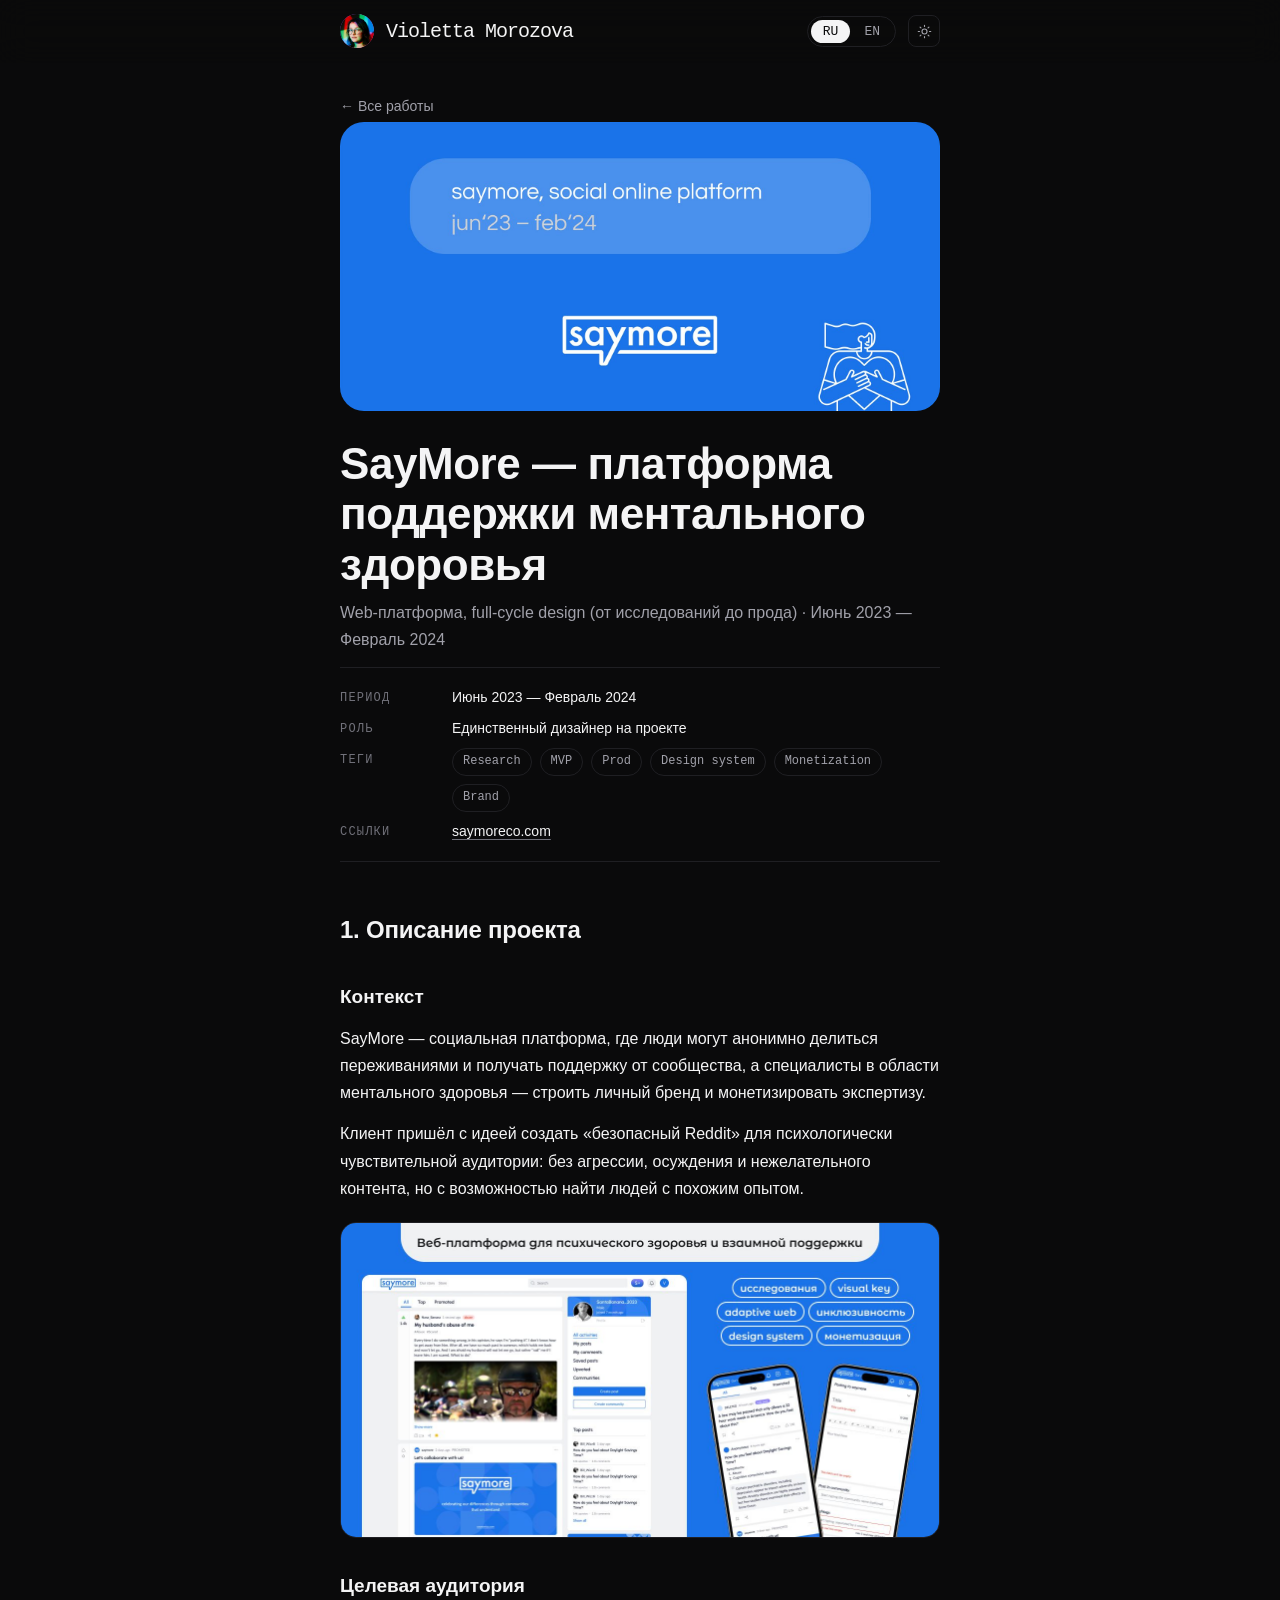
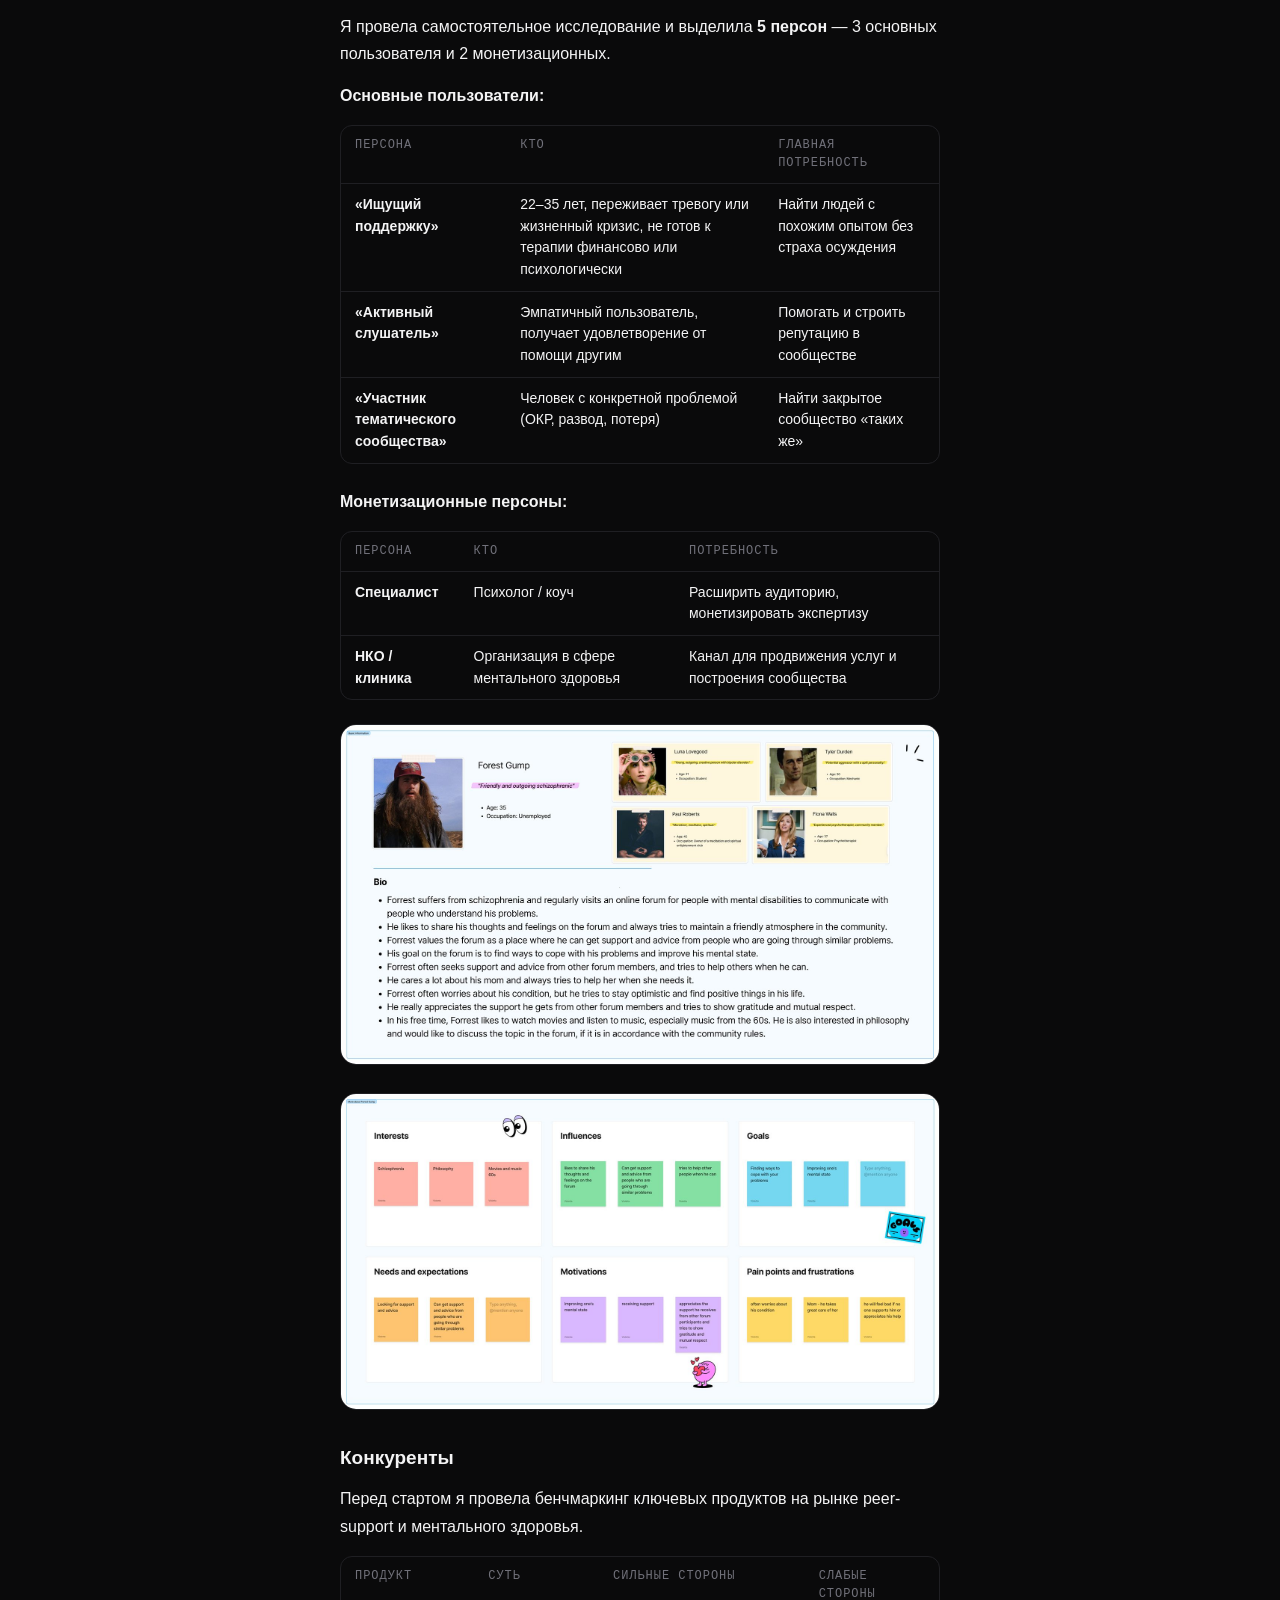
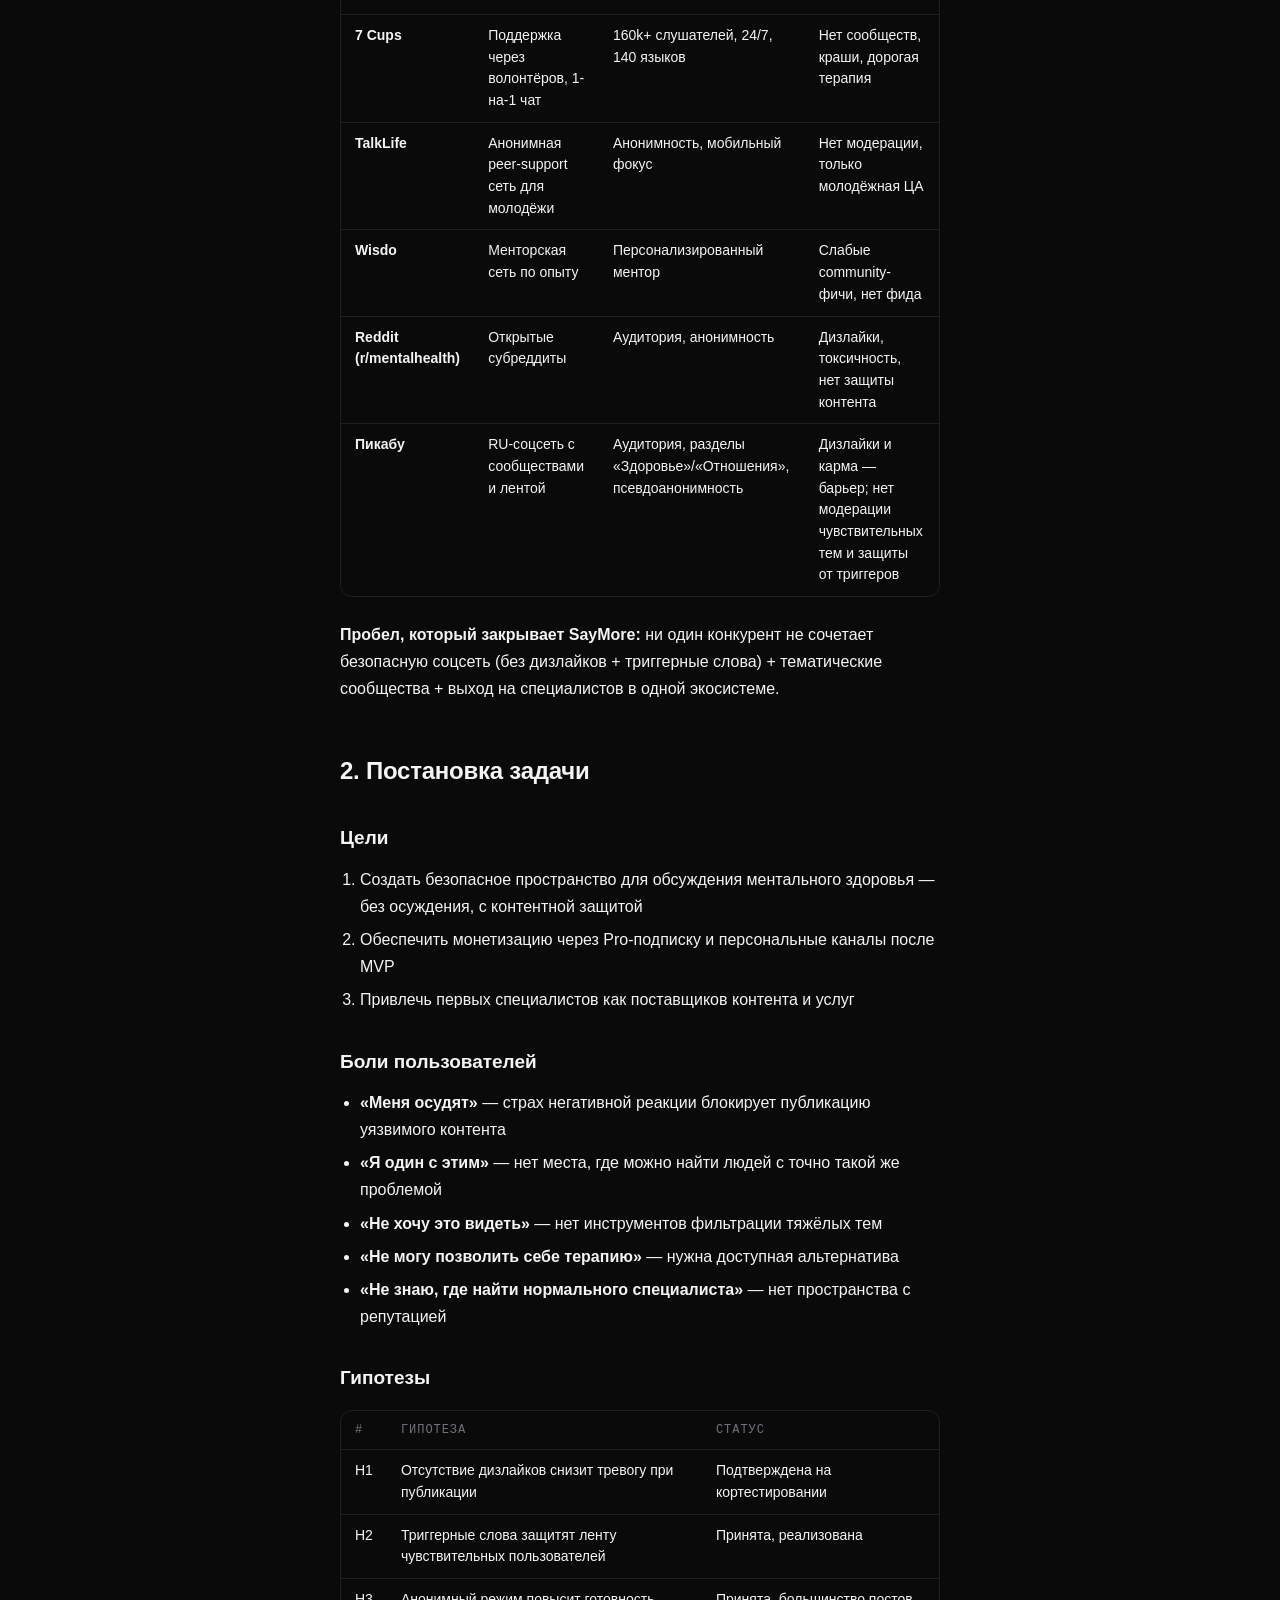
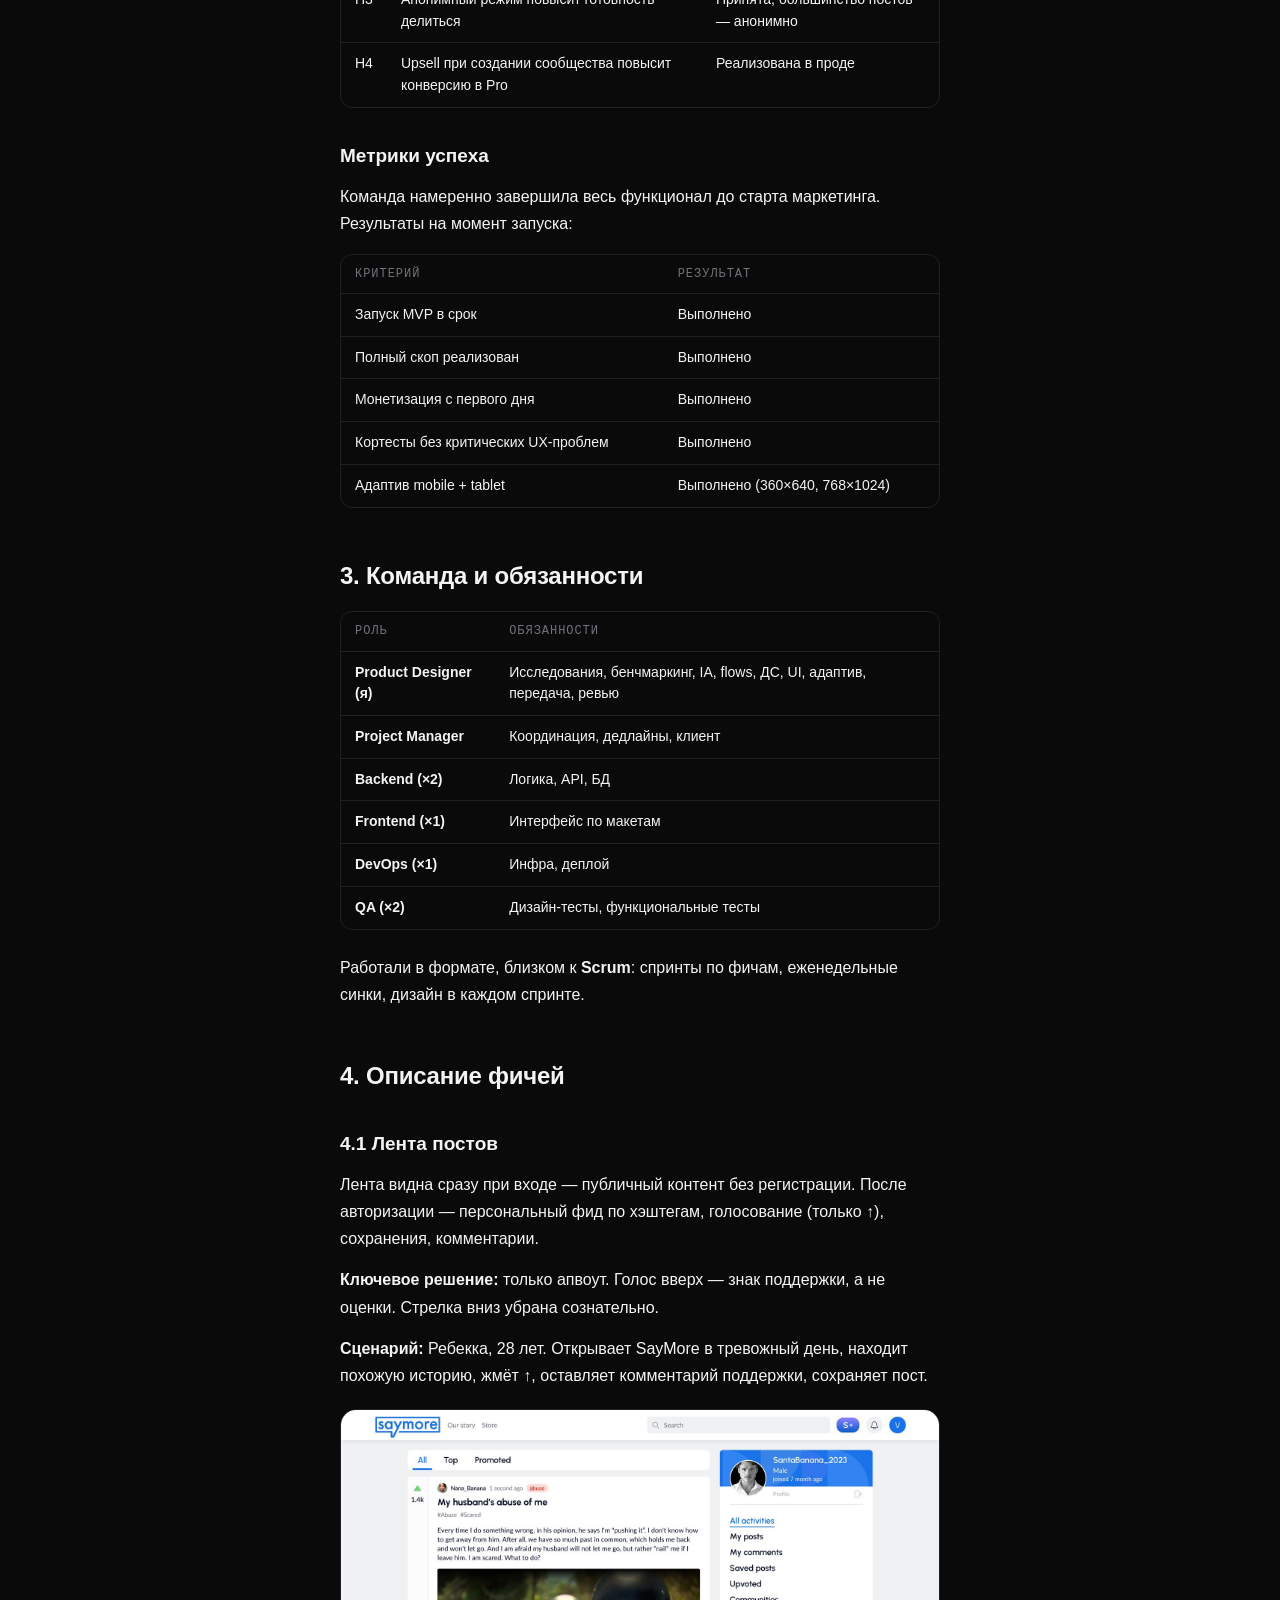
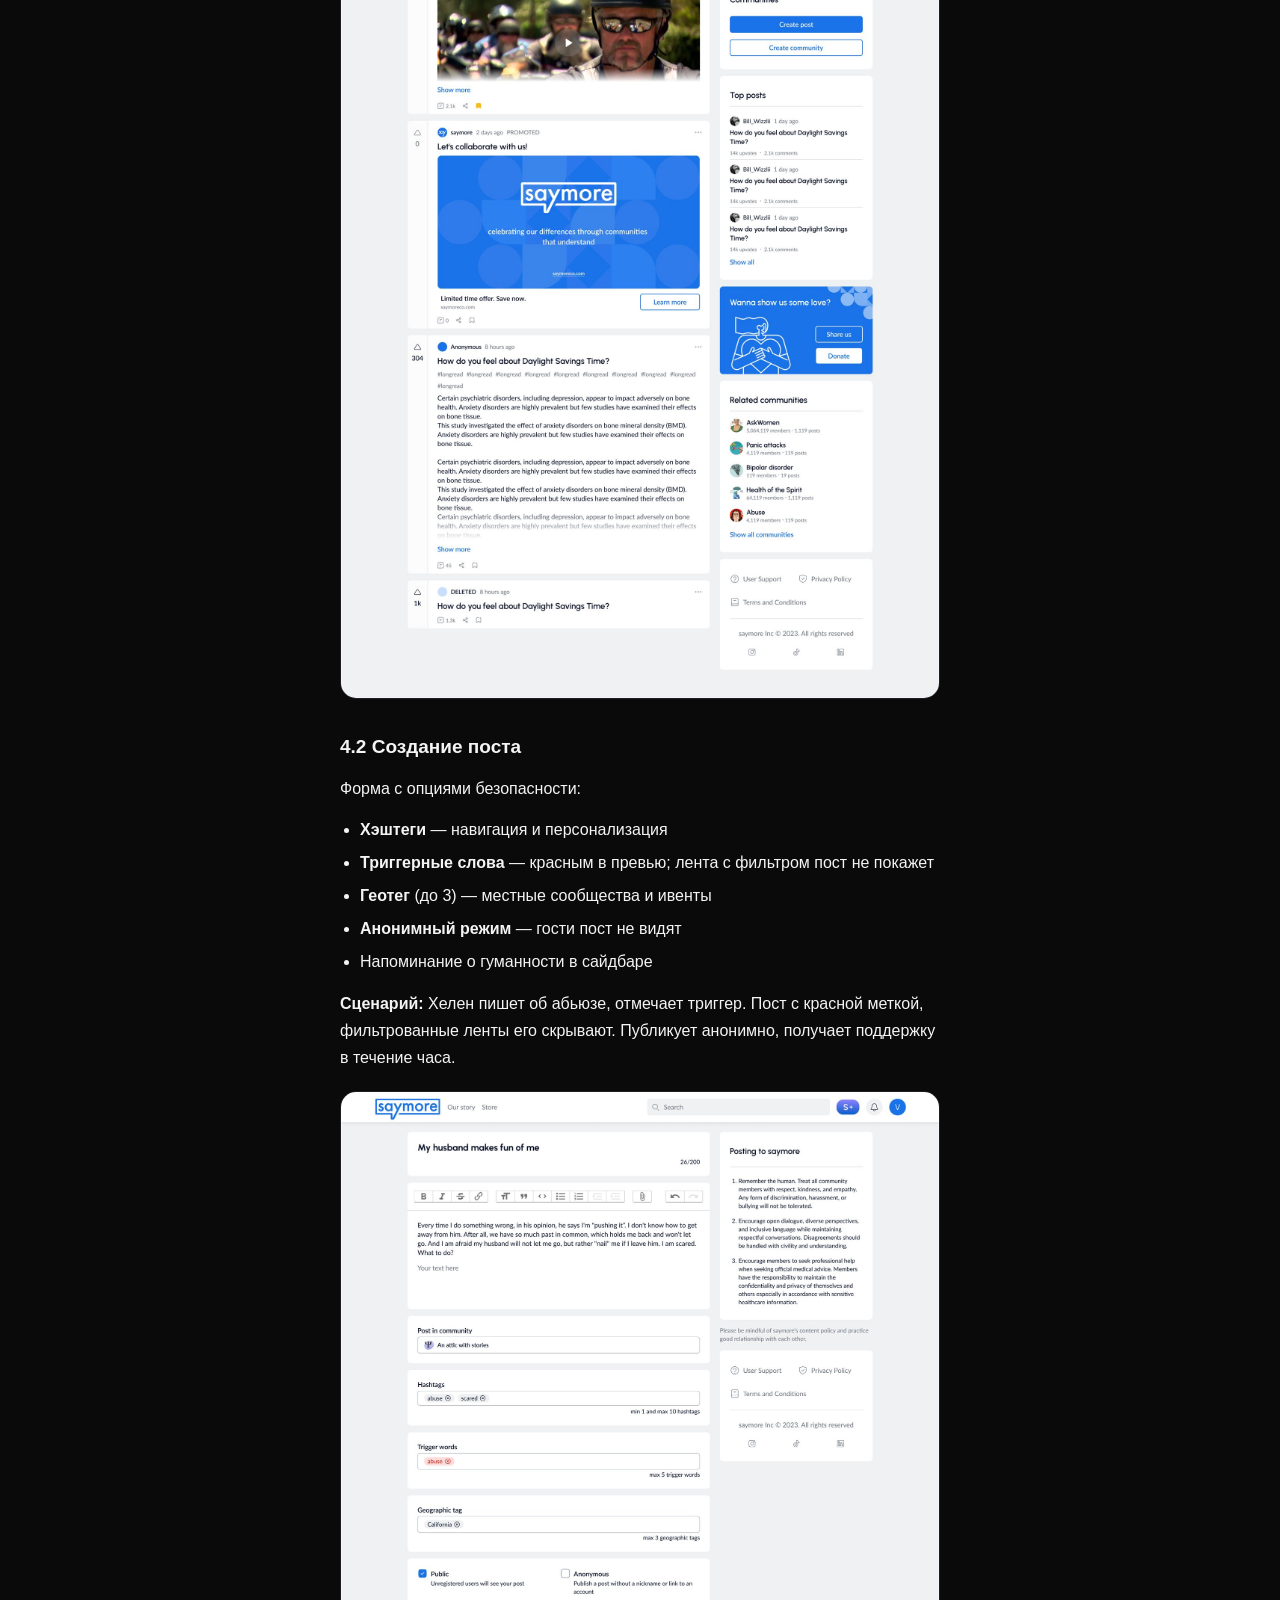
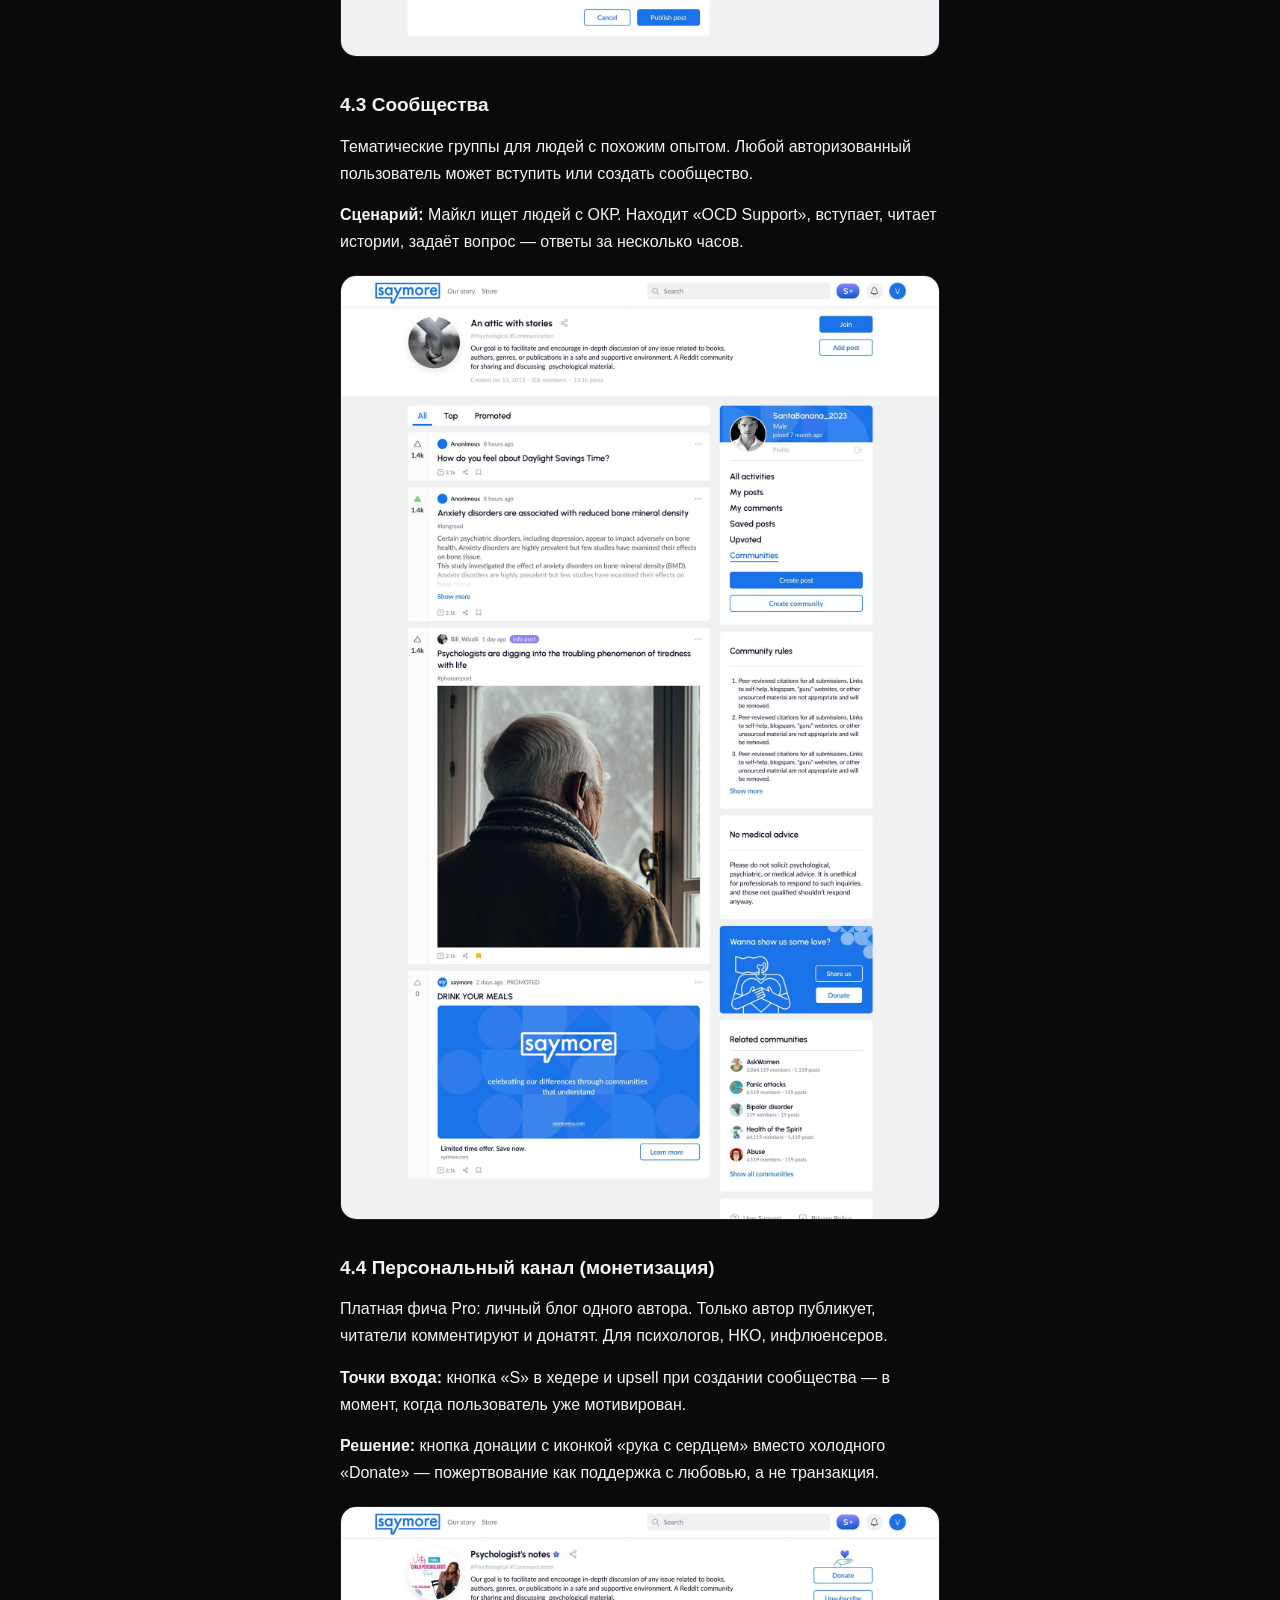
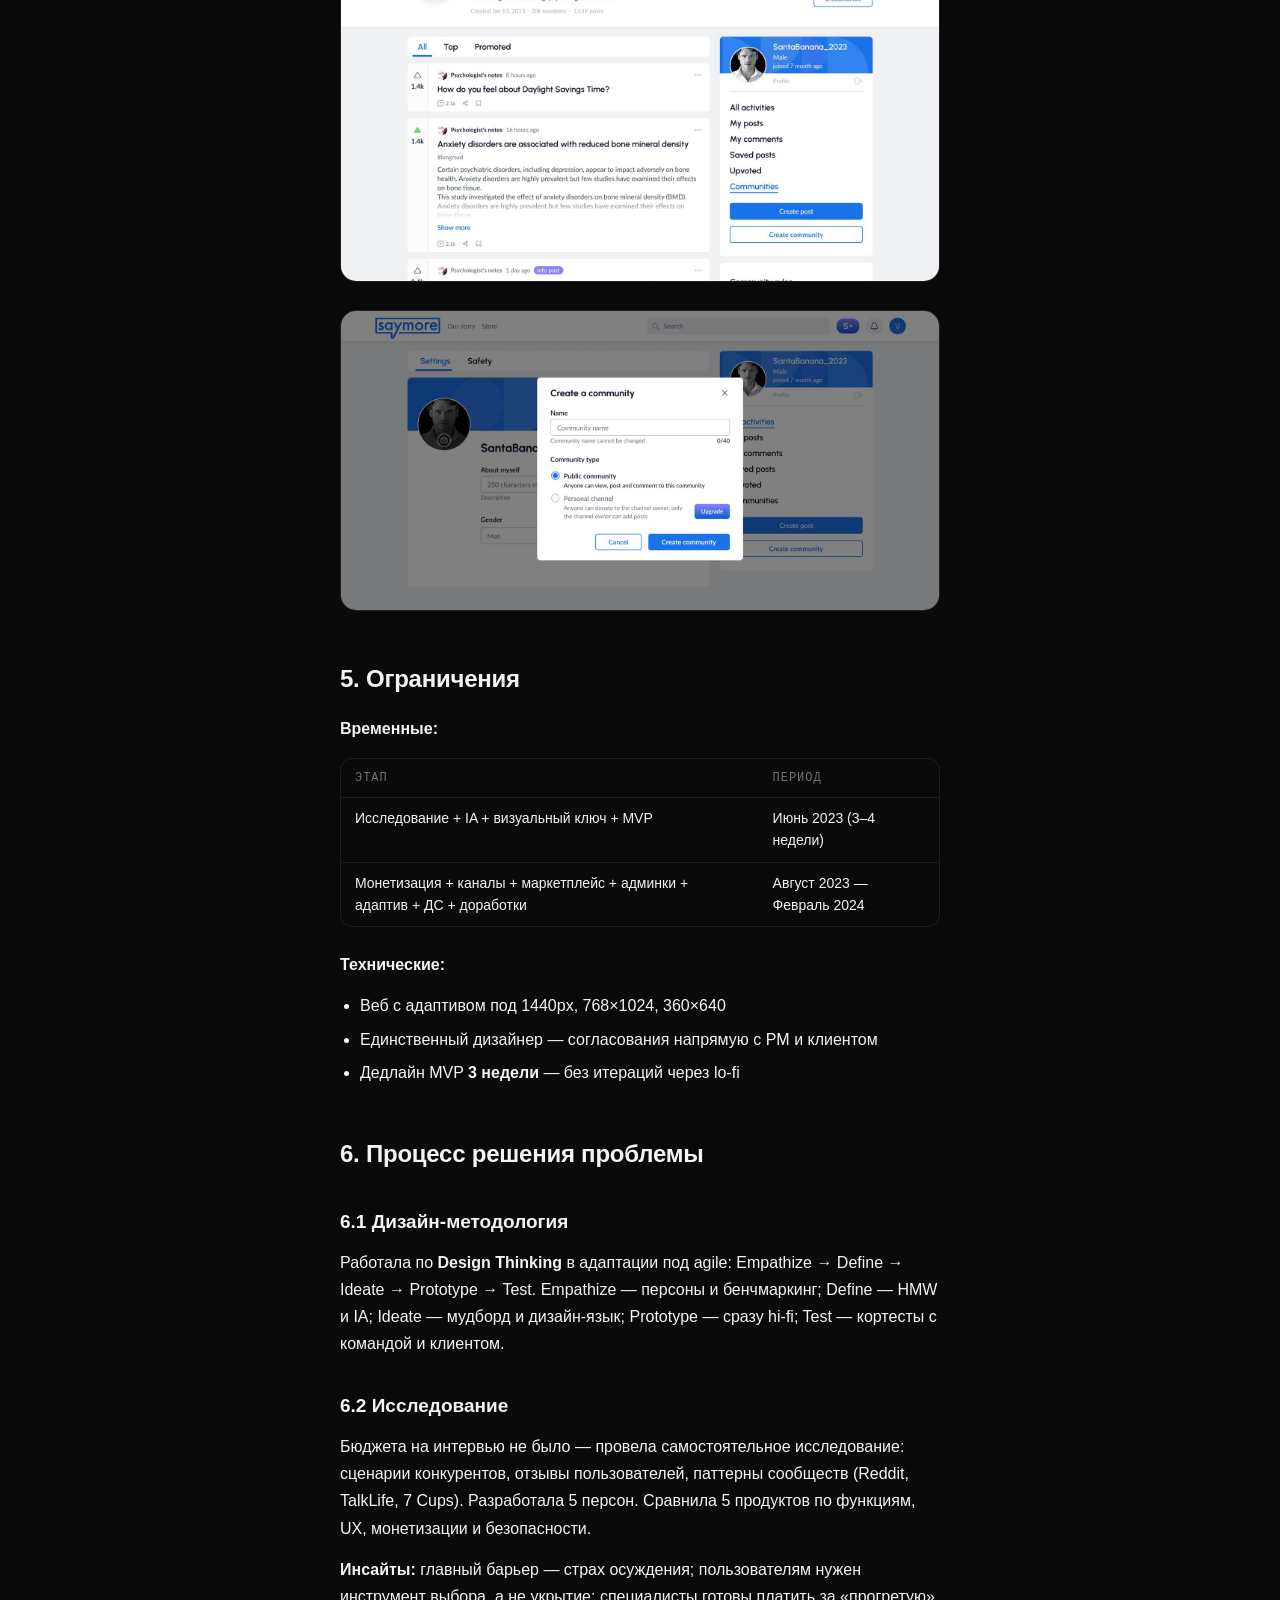
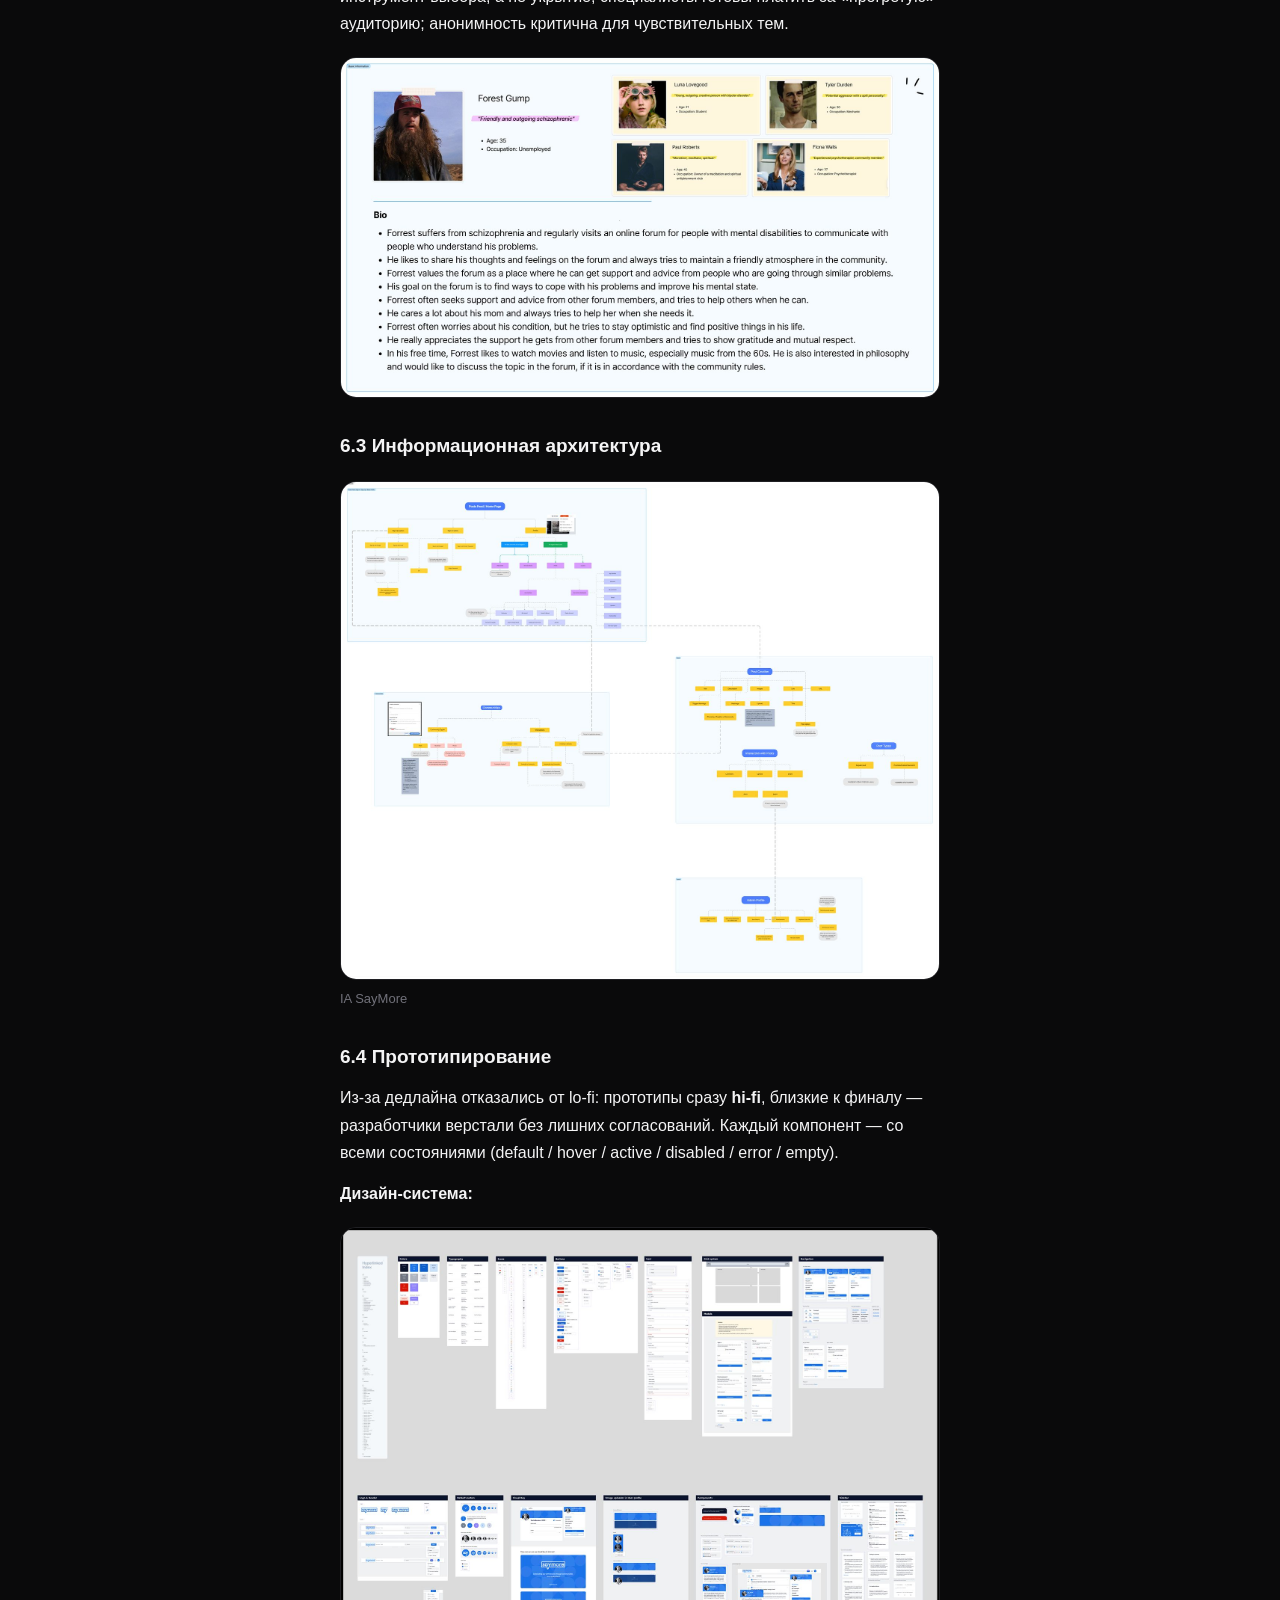
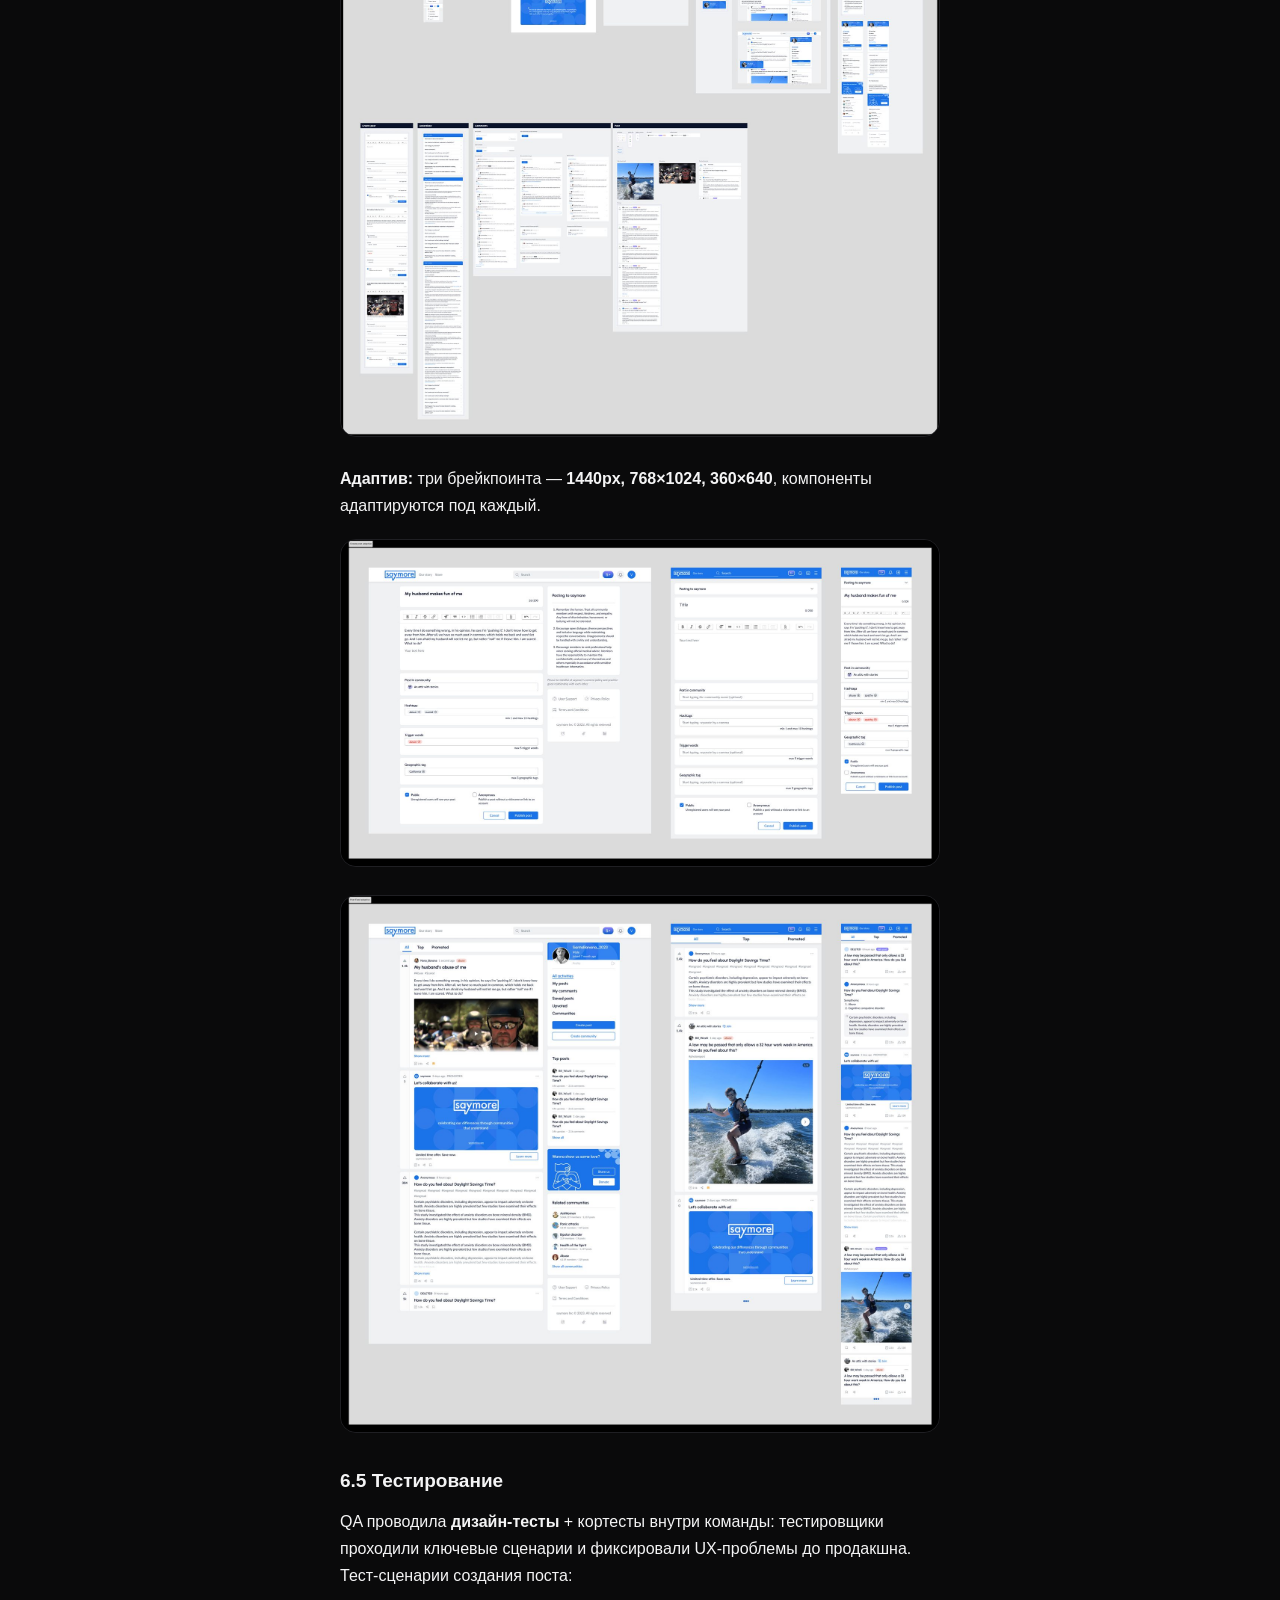
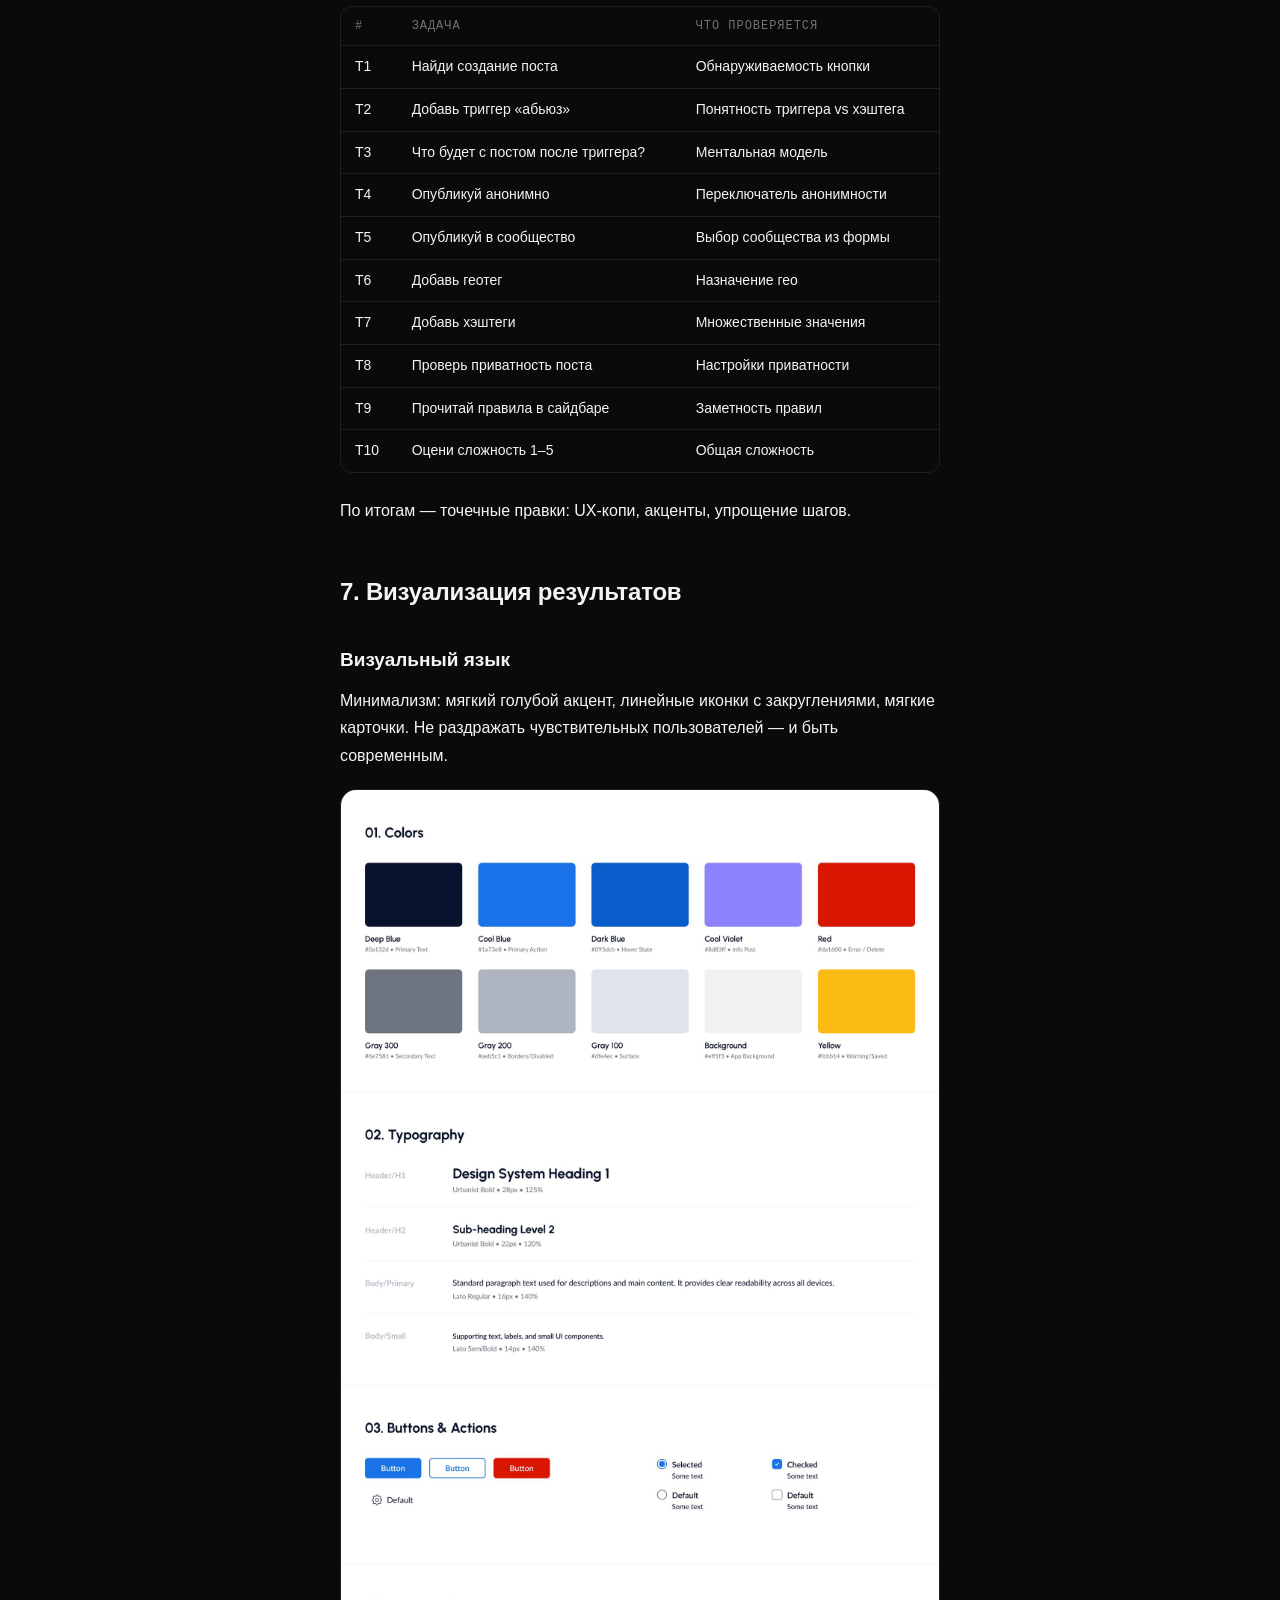
<file: cases/saymore.html>
<!DOCTYPE html>
<html lang="ru" data-theme="dark">
<head>
<meta charset="UTF-8">
<meta name="viewport" content="width=device-width, initial-scale=1.0">
<title>SayMore — платформа поддержки — Violetta Morozova</title>
<meta name="description" content="SayMore: анонимная peer-поддержка и монетизация экспертизы. Full-cycle design от исследования до прода.">
<link rel="icon" type="image/png" href="../favicon.png">
<link href="https://fonts.cdnfonts.com/css/sf-pro-display" rel="stylesheet">
<link href="https://fonts.cdnfonts.com/css/sabir-mono" rel="stylesheet">
<link rel="stylesheet" href="../styles.css">
</head>
<body data-lang="ru">
<header class="topbar">
  <div class="topbar-inner">
    <a class="brand" href="../index.html#top">
      <span class="avatar" aria-hidden="true"><img src="../avatar.png" alt="" onerror="this.remove()">VM</span>
      <span class="brand-name">Violetta Morozova</span>
    </a>
    <div class="topbar-actions">
    <div class="lang-toggle" id="langToggle"><button data-lang="ru" class="on">RU</button><button data-lang="en">EN</button></div>
    <button class="icon-btn" id="themeToggle" aria-label="Toggle theme">
      <svg id="iconSun" width="18" height="18" viewBox="0 0 24 24" fill="none" stroke="currentColor" stroke-width="1.8" stroke-linecap="round"><circle cx="12" cy="12" r="4"/><path d="M12 2v2M12 20v2M4.9 4.9l1.4 1.4M17.7 17.7l1.4 1.4M2 12h2M20 12h2M4.9 19.1l1.4-1.4M17.7 6.3l1.4-1.4"/></svg>
      <svg id="iconMoon" width="18" height="18" viewBox="0 0 24 24" fill="none" stroke="currentColor" stroke-width="1.8" stroke-linecap="round" style="display:none"><path d="M21 12.8A9 9 0 1 1 11.2 3 7 7 0 0 0 21 12.8z"/></svg>
    </button>
    </div>
  </div>
</header>
<main class="narrow case" id="top">
  <div class="case-hero">
    <div class="case-hero-top">
      <a class="back-link" href="../index.html#work">← <span class="lru">Все работы</span><span class="len">All work</span></a>
    </div>
    <img class="case-cover" src="img/saymore-cover.jpg" alt="SayMore">
    <h1 class="case-title"><span class="lru">SayMore — платформа поддержки ментального здоровья</span><span class="len">SayMore — mental-health support platform</span></h1>
    <p class="case-sub"><span class="lru">Web-платформа, full-cycle design (от исследований до прода) · Июнь 2023 — Февраль 2024</span><span class="len">Web platform, full-cycle design (research to prod) · June 2023 — February 2024</span></p>
    <div class="case-meta">
      <div class="mrow"><span class="mkey"><span class="lru">Период</span><span class="len">Period</span></span><span class="mval"><span class="lru">Июнь 2023 — Февраль 2024</span><span class="len">June 2023 — February 2024</span></span></div>
      <div class="mrow"><span class="mkey"><span class="lru">Роль</span><span class="len">Role</span></span><span class="mval"><span class="lru">Единственный дизайнер на проекте</span><span class="len">Sole designer on the project</span></span></div>
      <div class="mrow"><span class="mkey"><span class="lru">Теги</span><span class="len">Tags</span></span><span class="mval tags"><span class="tag">Research</span><span class="tag">MVP</span><span class="tag">Prod</span><span class="tag">Design system</span><span class="tag">Monetization</span><span class="tag">Brand</span></span></div>
      <div class="mrow"><span class="mkey"><span class="lru">Ссылки</span><span class="len">Links</span></span><span class="mval"><a href="https://saymoreco.com/" target="_blank" rel="noopener">saymoreco.com</a></span></div>
    </div>
  </div>

  <h2><span class="lru">1. Описание проекта</span><span class="len">1. Project overview</span></h2>
  <h3><span class="lru">Контекст</span><span class="len">Context</span></h3>
  <div class="lru"><p>SayMore — социальная платформа, где люди могут анонимно делиться переживаниями и получать поддержку от сообщества, а специалисты в области ментального здоровья — строить личный бренд и монетизировать экспертизу.</p><p>Клиент пришёл с идеей создать «безопасный Reddit» для психологически чувствительной аудитории: без агрессии, осуждения и нежелательного контента, но с возможностью найти людей с похожим опытом.</p></div>
  <div class="len"><p>SayMore is a social platform where people anonymously share struggles and get community support, while mental-health professionals build personal brands and monetize expertise.</p><p>The client came with an idea for a “safe Reddit” for a psychologically sensitive audience: no aggression, judgment or unwanted content — but with a way to find people with similar experiences.</p></div>
  <figure class="case-fig"><img src="img/saymore-01.jpg" alt="SayMore"></figure>
  <h3><span class="lru">Целевая аудитория</span><span class="len">Audience</span></h3>
  <div class="lru"><p>Я провела самостоятельное исследование и выделила <b>5 персон</b> — 3 основных пользователя и 2 монетизационных.</p><p><b>Основные пользователи:</b></p>
    <div class="tbl-wrap"><table class="case-table"><tr><th>Персона</th><th>Кто</th><th>Главная потребность</th></tr>
    <tr><td><b>«Ищущий поддержку»</b></td><td>22–35 лет, переживает тревогу или жизненный кризис, не готов к терапии финансово или психологически</td><td>Найти людей с похожим опытом без страха осуждения</td></tr>
    <tr><td><b>«Активный слушатель»</b></td><td>Эмпатичный пользователь, получает удовлетворение от помощи другим</td><td>Помогать и строить репутацию в сообществе</td></tr>
    <tr><td><b>«Участник тематического сообщества»</b></td><td>Человек с конкретной проблемой (ОКР, развод, потеря)</td><td>Найти закрытое сообщество «таких же»</td></tr></table></div>
    <p><b>Монетизационные персоны:</b></p>
    <div class="tbl-wrap"><table class="case-table"><tr><th>Персона</th><th>Кто</th><th>Потребность</th></tr>
    <tr><td><b>Специалист</b></td><td>Психолог / коуч</td><td>Расширить аудиторию, монетизировать экспертизу</td></tr>
    <tr><td><b>НКО / клиника</b></td><td>Организация в сфере ментального здоровья</td><td>Канал для продвижения услуг и построения сообщества</td></tr></table></div></div>
  <div class="len"><p>I ran my own research and defined <b>5 personas</b> — 3 core users and 2 monetization ones.</p><p><b>Core users:</b></p>
    <div class="tbl-wrap"><table class="case-table"><tr><th>Persona</th><th>Who</th><th>Core need</th></tr>
    <tr><td><b>Support seeker</b></td><td>22–35, anxiety or life crisis, not ready for therapy financially or emotionally</td><td>Find people with similar experiences, no fear of judgment</td></tr>
    <tr><td><b>Active listener</b></td><td>Empathetic user fulfilled by helping others</td><td>Help and build community reputation</td></tr>
    <tr><td><b>Community member</b></td><td>Specific issue (OCD, divorce, loss)</td><td>Find a closed community of “people like me”</td></tr></table></div>
    <p><b>Monetization personas:</b></p>
    <div class="tbl-wrap"><table class="case-table"><tr><th>Persona</th><th>Who</th><th>Need</th></tr>
    <tr><td><b>Specialist</b></td><td>Psychologist / coach</td><td>Grow audience, monetize expertise</td></tr>
    <tr><td><b>NGO / clinic</b></td><td>Mental-health organization</td><td>Channel for services and community building</td></tr></table></div></div>
  <figure class="case-fig"><img src="img/saymore-02.jpg" alt="Персоны"></figure>
  <figure class="case-fig"><img src="img/saymore-03.jpg" alt="Персоны"></figure>
  <h3><span class="lru">Конкуренты</span><span class="len">Competitors</span></h3>
  <div class="lru"><p>Перед стартом я провела бенчмаркинг ключевых продуктов на рынке peer-support и ментального здоровья.</p>
    <div class="tbl-wrap"><table class="case-table"><tr><th>Продукт</th><th>Суть</th><th>Сильные стороны</th><th>Слабые стороны</th></tr>
    <tr><td><b>7 Cups</b></td><td>Поддержка через волонтёров, 1-на-1 чат</td><td>160k+ слушателей, 24/7, 140 языков</td><td>Нет сообществ, краши, дорогая терапия</td></tr>
    <tr><td><b>TalkLife</b></td><td>Анонимная peer-support сеть для молодёжи</td><td>Анонимность, мобильный фокус</td><td>Нет модерации, только молодёжная ЦА</td></tr>
    <tr><td><b>Wisdo</b></td><td>Менторская сеть по опыту</td><td>Персонализированный ментор</td><td>Слабые community-фичи, нет фида</td></tr>
    <tr><td><b>Reddit (r/mentalhealth)</b></td><td>Открытые субреддиты</td><td>Аудитория, анонимность</td><td>Дизлайки, токсичность, нет защиты контента</td></tr>
    <tr><td><b>Пикабу</b></td><td>RU-соцсеть с сообществами и лентой</td><td>Аудитория, разделы «Здоровье»/«Отношения», псевдоанонимность</td><td>Дизлайки и карма — барьер; нет модерации чувствительных тем и защиты от триггеров</td></tr></table></div>
    <p><b>Пробел, который закрывает SayMore:</b> ни один конкурент не сочетает безопасную соцсеть (без дизлайков + триггерные слова) + тематические сообщества + выход на специалистов в одной экосистеме.</p></div>
  <div class="len"><p>Before kickoff I benchmarked key peer-support and mental-health products.</p>
    <div class="tbl-wrap"><table class="case-table"><tr><th>Product</th><th>What</th><th>Strengths</th><th>Weaknesses</th></tr>
    <tr><td><b>7 Cups</b></td><td>Volunteer support, 1-on-1 chat</td><td>160k+ listeners, 24/7, 140 languages</td><td>No communities, crashes, pricey therapy</td></tr>
    <tr><td><b>TalkLife</b></td><td>Anonymous peer network for youth</td><td>Anonymity, mobile-first</td><td>No moderation, youth-only</td></tr>
    <tr><td><b>Wisdo</b></td><td>Mentorship by experience</td><td>Personal mentor</td><td>Weak community, no public feed</td></tr>
    <tr><td><b>Reddit (r/mentalhealth)</b></td><td>Open subreddits</td><td>Audience, anonymity</td><td>Downvotes, toxicity, no content protection</td></tr>
    <tr><td><b>Pikabu</b></td><td>RU network with communities and feed</td><td>Audience, Health/Relationships topics, pseudo-anonymity</td><td>Downvotes and karma block vulnerable content; no sensitive-topic moderation or trigger protection</td></tr></table></div>
    <p><b>The gap SayMore fills:</b> no competitor combines a safe social network (no downvotes + trigger words) with themed communities and access to specialists in one ecosystem.</p></div>

  <h2><span class="lru">2. Постановка задачи</span><span class="len">2. Problem statement</span></h2>
  <h3><span class="lru">Цели</span><span class="len">Goals</span></h3>
  <div class="lru"><ol><li>Создать безопасное пространство для обсуждения ментального здоровья — без осуждения, с контентной защитой</li><li>Обеспечить монетизацию через Pro-подписку и персональные каналы после MVP</li><li>Привлечь первых специалистов как поставщиков контента и услуг</li></ol></div>
  <div class="len"><ol><li>Build a safe space for mental-health discussion — no judgment, with content protection</li><li>Enable monetization via Pro subscription and personal channels post-MVP</li><li>Attract first specialists as content and service providers</li></ol></div>
  <h3><span class="lru">Боли пользователей</span><span class="len">User pains</span></h3>
  <div class="lru"><ul>
    <li><b>«Меня осудят»</b> — страх негативной реакции блокирует публикацию уязвимого контента</li>
    <li><b>«Я один с этим»</b> — нет места, где можно найти людей с точно такой же проблемой</li>
    <li><b>«Не хочу это видеть»</b> — нет инструментов фильтрации тяжёлых тем</li>
    <li><b>«Не могу позволить себе терапию»</b> — нужна доступная альтернатива</li>
    <li><b>«Не знаю, где найти нормального специалиста»</b> — нет пространства с репутацией</li>
  </ul></div>
  <div class="len"><ul>
    <li><b>“I'll be judged”</b> — fear of reactions blocks vulnerable posts</li>
    <li><b>“I'm alone in this”</b> — no place to find people with the exact same issue</li>
    <li><b>“I don't want to see this”</b> — no tools to filter heavy topics</li>
    <li><b>“I can't afford therapy”</b> — an accessible alternative is needed</li>
    <li><b>“Where do I find a decent specialist?”</b> — no trusted space with reputation</li>
  </ul></div>
  <h3><span class="lru">Гипотезы</span><span class="len">Hypotheses</span></h3>
  <div class="lru"><div class="tbl-wrap"><table class="case-table"><tr><th>#</th><th>Гипотеза</th><th>Статус</th></tr>
    <tr><td>H1</td><td>Отсутствие дизлайков снизит тревогу при публикации</td><td>Подтверждена на кортестировании</td></tr>
    <tr><td>H2</td><td>Триггерные слова защитят ленту чувствительных пользователей</td><td>Принята, реализована</td></tr>
    <tr><td>H3</td><td>Анонимный режим повысит готовность делиться</td><td>Принята, большинство постов — анонимно</td></tr>
    <tr><td>H4</td><td>Upsell при создании сообщества повысит конверсию в Pro</td><td>Реализована в проде</td></tr></table></div></div>
  <div class="len"><div class="tbl-wrap"><table class="case-table"><tr><th>#</th><th>Hypothesis</th><th>Status</th></tr>
    <tr><td>H1</td><td>No downvotes will lower posting anxiety</td><td>Confirmed in hallway testing</td></tr>
    <tr><td>H2</td><td>Trigger words will keep sensitive users' feeds safe</td><td>Accepted, implemented</td></tr>
    <tr><td>H3</td><td>Anonymous mode will boost sharing</td><td>Accepted, most posts are anonymous</td></tr>
    <tr><td>H4</td><td>Upsell at community creation will lift Pro conversion</td><td>Live in production</td></tr></table></div></div>
  <h3><span class="lru">Метрики успеха</span><span class="len">Success metrics</span></h3>
  <div class="lru"><p>Команда намеренно завершила весь функционал до старта маркетинга. Результаты на момент запуска:</p>
    <div class="tbl-wrap"><table class="case-table"><tr><th>Критерий</th><th>Результат</th></tr>
    <tr><td>Запуск MVP в срок</td><td>Выполнено</td></tr>
    <tr><td>Полный скоп реализован</td><td>Выполнено</td></tr>
    <tr><td>Монетизация с первого дня</td><td>Выполнено</td></tr>
    <tr><td>Кортесты без критических UX-проблем</td><td>Выполнено</td></tr>
    <tr><td>Адаптив mobile + tablet</td><td>Выполнено (360×640, 768×1024)</td></tr></table></div></div>
  <div class="len"><p>The team deliberately finished all functionality before marketing. Results at launch:</p>
    <div class="tbl-wrap"><table class="case-table"><tr><th>Criterion</th><th>Result</th></tr>
    <tr><td>MVP on time</td><td>Done</td></tr>
    <tr><td>Full scope shipped</td><td>Done</td></tr>
    <tr><td>Monetization from day one</td><td>Done</td></tr>
    <tr><td>Hallway tests with no critical UX issues</td><td>Done</td></tr>
    <tr><td>Mobile + tablet adaptive</td><td>Done (360×640, 768×1024)</td></tr></table></div></div>

  <h2><span class="lru">3. Команда и обязанности</span><span class="len">3. Team</span></h2>
  <div class="lru"><div class="tbl-wrap"><table class="case-table"><tr><th>Роль</th><th>Обязанности</th></tr>
    <tr><td><b>Product Designer (я)</b></td><td>Исследования, бенчмаркинг, IA, flows, ДС, UI, адаптив, передача, ревью</td></tr>
    <tr><td><b>Project Manager</b></td><td>Координация, дедлайны, клиент</td></tr>
    <tr><td><b>Backend (×2)</b></td><td>Логика, API, БД</td></tr>
    <tr><td><b>Frontend (×1)</b></td><td>Интерфейс по макетам</td></tr>
    <tr><td><b>DevOps (×1)</b></td><td>Инфра, деплой</td></tr>
    <tr><td><b>QA (×2)</b></td><td>Дизайн-тесты, функциональные тесты</td></tr></table></div>
    <p>Работали в формате, близком к <b>Scrum</b>: спринты по фичам, еженедельные синки, дизайн в каждом спринте.</p></div>
  <div class="len"><div class="tbl-wrap"><table class="case-table"><tr><th>Role</th><th>Responsibilities</th></tr>
    <tr><td><b>Product Designer (me)</b></td><td>Research, benchmarking, IA, flows, DS, UI, adaptive, handoff, review</td></tr>
    <tr><td><b>Project Manager</b></td><td>Coordination, deadlines, client</td></tr>
    <tr><td><b>Backend (×2)</b></td><td>Logic, API, database</td></tr>
    <tr><td><b>Frontend (×1)</b></td><td>UI from mockups</td></tr>
    <tr><td><b>DevOps (×1)</b></td><td>Infra, deploy</td></tr>
    <tr><td><b>QA (×2)</b></td><td>Design and functional testing</td></tr></table></div>
    <p>Near-<b>Scrum</b> setup: feature sprints, weekly syncs, design inside every sprint.</p></div>

  <h2><span class="lru">4. Описание фичей</span><span class="len">4. Features</span></h2>
  <h3><span class="lru">4.1 Лента постов</span><span class="len">4.1 Post feed</span></h3>
  <div class="lru"><p>Лента видна сразу при входе — публичный контент без регистрации. После авторизации — персональный фид по хэштегам, голосование (только ↑), сохранения, комментарии.</p><p><b>Ключевое решение:</b> только апвоут. Голос вверх — знак поддержки, а не оценки. Стрелка вниз убрана сознательно.</p><p><b>Сценарий:</b> Ребекка, 28 лет. Открывает SayMore в тревожный день, находит похожую историю, жмёт ↑, оставляет комментарий поддержки, сохраняет пост.</p></div>
  <div class="len"><p>The feed is visible on entry — public content without signup. After login: personalized hashtag feed, voting (↑ only), saves, comments.</p><p><b>Key decision:</b> upvote only. Up means support, not rating. Downvote removed deliberately.</p><p><b>Scenario:</b> Rebecca, 28. Opens SayMore on an anxious day, finds a similar story, upvotes, leaves a supportive comment, saves the post.</p></div>
  <figure class="case-fig"><img src="img/saymore-04.jpg" alt="Лента постов"></figure>
  <h3><span class="lru">4.2 Создание поста</span><span class="len">4.2 Post creation</span></h3>
  <div class="lru"><p>Форма с опциями безопасности:</p><ul><li><b>Хэштеги</b> — навигация и персонализация</li><li><b>Триггерные слова</b> — красным в превью; лента с фильтром пост не покажет</li><li><b>Геотег</b> (до 3) — местные сообщества и ивенты</li><li><b>Анонимный режим</b> — гости пост не видят</li><li>Напоминание о гуманности в сайдбаре</li></ul><p><b>Сценарий:</b> Хелен пишет об абьюзе, отмечает триггер. Пост с красной меткой, фильтрованные ленты его скрывают. Публикует анонимно, получает поддержку в течение часа.</p></div>
  <div class="len"><p>A form with safety options:</p><ul><li><b>Hashtags</b> — navigation and personalization</li><li><b>Trigger words</b> — red in preview; filtered feeds hide the post</li><li><b>Geotags</b> (up to 3) — local communities and events</li><li><b>Anonymous mode</b> — guests can't see the post</li><li>Humanity reminder in the sidebar</li></ul><p><b>Scenario:</b> Helen writes about abuse, tags the trigger. The post shows a red label, filtered feeds hide it. She posts anonymously and gets support within an hour.</p></div>
  <figure class="case-fig"><img src="img/saymore-05.jpg" alt="Создание поста"></figure>
  <h3><span class="lru">4.3 Сообщества</span><span class="len">4.3 Communities</span></h3>
  <div class="lru"><p>Тематические группы для людей с похожим опытом. Любой авторизованный пользователь может вступить или создать сообщество.</p><p><b>Сценарий:</b> Майкл ищет людей с ОКР. Находит «OCD Support», вступает, читает истории, задаёт вопрос — ответы за несколько часов.</p></div>
  <div class="len"><p>Themed groups for people with shared experiences. Any signed-in user can join or create a community.</p><p><b>Scenario:</b> Michael looks for people with OCD. Finds “OCD Support”, joins, reads stories, asks a question — answers within hours.</p></div>
  <figure class="case-fig"><img src="img/saymore-06.jpg" alt="Сообщества"></figure>
  <h3><span class="lru">4.4 Персональный канал (монетизация)</span><span class="len">4.4 Personal channel (monetization)</span></h3>
  <div class="lru"><p>Платная фича Pro: личный блог одного автора. Только автор публикует, читатели комментируют и донатят. Для психологов, НКО, инфлюенсеров.</p><p><b>Точки входа:</b> кнопка «S» в хедере и upsell при создании сообщества — в момент, когда пользователь уже мотивирован.</p><p><b>Решение:</b> кнопка донации с иконкой «рука с сердцем» вместо холодного «Donate» — пожертвование как поддержка с любовью, а не транзакция.</p></div>
  <div class="len"><p>Paid Pro feature: a single-author personal blog. Only the author posts; readers comment and donate. For psychologists, NGOs, influencers.</p><p><b>Entry points:</b> the “S” button in the header and upsell at community creation — when the user is already motivated.</p><p><b>Decision:</b> a donate button with a “hand with heart” icon instead of a cold “Donate” — giving as loving support, not a transaction.</p></div>
  <figure class="case-fig"><img src="img/saymore-07.jpg" alt="Персональный канал"></figure>
  <figure class="case-fig"><img src="img/saymore-08.jpg" alt="Создание канала"></figure>

  <h2><span class="lru">5. Ограничения</span><span class="len">5. Constraints</span></h2>
  <div class="lru"><p><b>Временные:</b></p>
    <div class="tbl-wrap"><table class="case-table"><tr><th>Этап</th><th>Период</th></tr>
    <tr><td>Исследование + IA + визуальный ключ + MVP</td><td>Июнь 2023 (3–4 недели)</td></tr>
    <tr><td>Монетизация + каналы + маркетплейс + админки + адаптив + ДС + доработки</td><td>Август 2023 — Февраль 2024</td></tr></table></div>
    <p><b>Технические:</b></p><ul><li>Веб с адаптивом под 1440px, 768×1024, 360×640</li><li>Единственный дизайнер — согласования напрямую с PM и клиентом</li><li>Дедлайн MVP <b>3 недели</b> — без итераций через lo-fi</li></ul></div>
  <div class="len"><p><b>Time:</b></p>
    <div class="tbl-wrap"><table class="case-table"><tr><th>Phase</th><th>Period</th></tr>
    <tr><td>Research + IA + visual key + MVP</td><td>June 2023 (3–4 weeks)</td></tr>
    <tr><td>Monetization + channels + marketplace + admin + adaptive + DS + refinements</td><td>August 2023 — February 2024</td></tr></table></div>
    <p><b>Technical:</b></p><ul><li>Web with 1440px, 768×1024, 360×640 adaptive</li><li>Sole designer — direct alignment with PM and client</li><li>MVP deadline <b>3 weeks</b> — no lo-fi iterations</li></ul></div>

  <h2><span class="lru">6. Процесс решения проблемы</span><span class="len">6. Problem-solving process</span></h2>
  <h3><span class="lru">6.1 Дизайн-методология</span><span class="len">6.1 Methodology</span></h3>
  <div class="lru"><p>Работала по <b>Design Thinking</b> в адаптации под agile: Empathize → Define → Ideate → Prototype → Test. Empathize — персоны и бенчмаркинг; Define — HMW и IA; Ideate — мудборд и дизайн-язык; Prototype — сразу hi-fi; Test — кортесты с командой и клиентом.</p></div>
  <div class="len"><p><b>Design Thinking</b> adapted to agile: Empathize → Define → Ideate → Prototype → Test. Empathize — personas and benchmarking; Define — HMWs and IA; Ideate — moodboard and design language; Prototype — hi-fi right away; Test — hallway tests with team and client.</p></div>
  <h3><span class="lru">6.2 Исследование</span><span class="len">6.2 Research</span></h3>
  <div class="lru"><p>Бюджета на интервью не было — провела самостоятельное исследование: сценарии конкурентов, отзывы пользователей, паттерны сообществ (Reddit, TalkLife, 7 Cups). Разработала 5 персон. Сравнила 5 продуктов по функциям, UX, монетизации и безопасности.</p><p><b>Инсайты:</b> главный барьер — страх осуждения; пользователям нужен инструмент выбора, а не укрытие; специалисты готовы платить за «прогретую» аудиторию; анонимность критична для чувствительных тем.</p></div>
  <div class="len"><p>No budget for interviews — ran desk research instead: competitor scenarios, user reviews, community patterns (Reddit, TalkLife, 7 Cups). Built 5 personas. Compared 5 products on features, UX, monetization and safety.</p><p><b>Insights:</b> the top barrier is fear of judgment; users want a choice tool, not a hiding place; specialists will pay for a “warmed-up” audience; anonymity is critical for sensitive topics.</p></div>
  <figure class="case-fig"><img src="img/saymore-09.jpg" alt="Исследование"></figure>
  <h3><span class="lru">6.3 Информационная архитектура</span><span class="len">6.3 Information architecture</span></h3>
  <figure class="case-fig"><img src="img/saymore-10.jpg" alt="IA SayMore"><figcaption>IA SayMore</figcaption></figure>
  <h3><span class="lru">6.4 Прототипирование</span><span class="len">6.4 Prototyping</span></h3>
  <div class="lru"><p>Из-за дедлайна отказались от lo-fi: прототипы сразу <b>hi-fi</b>, близкие к финалу — разработчики верстали без лишних согласований. Каждый компонент — со всеми состояниями (default / hover / active / disabled / error / empty).</p><p><b>Дизайн-система:</b></p></div>
  <div class="len"><p>The deadline killed lo-fi: prototypes went straight to <b>hi-fi</b>, close to final — developers built with no extra rounds. Every component covered all states (default / hover / active / disabled / error / empty).</p><p><b>Design system:</b></p></div>
  <figure class="case-fig"><img src="img/saymore-11.jpg" alt="Дизайн-система"></figure>
  <div class="lru"><p><b>Адаптив:</b> три брейкпоинта — <b>1440px, 768×1024, 360×640</b>, компоненты адаптируются под каждый.</p></div>
  <div class="len"><p><b>Adaptive:</b> three breakpoints — <b>1440px, 768×1024, 360×640</b>, components adapt to each.</p></div>
  <figure class="case-fig"><img src="img/saymore-12.jpg" alt="Адаптив"></figure>
  <figure class="case-fig"><img src="img/saymore-13.jpg" alt="Адаптив"></figure>
  <h3><span class="lru">6.5 Тестирование</span><span class="len">6.5 Testing</span></h3>
  <div class="lru"><p>QA проводила <b>дизайн-тесты</b> + кортесты внутри команды: тестировщики проходили ключевые сценарии и фиксировали UX-проблемы до продакшна. Тест-сценарии создания поста:</p>
    <div class="tbl-wrap"><table class="case-table"><tr><th>#</th><th>Задача</th><th>Что проверяется</th></tr>
    <tr><td>T1</td><td>Найди создание поста</td><td>Обнаруживаемость кнопки</td></tr>
    <tr><td>T2</td><td>Добавь триггер «абьюз»</td><td>Понятность триггера vs хэштега</td></tr>
    <tr><td>T3</td><td>Что будет с постом после триггера?</td><td>Ментальная модель</td></tr>
    <tr><td>T4</td><td>Опубликуй анонимно</td><td>Переключатель анонимности</td></tr>
    <tr><td>T5</td><td>Опубликуй в сообщество</td><td>Выбор сообщества из формы</td></tr>
    <tr><td>T6</td><td>Добавь геотег</td><td>Назначение гео</td></tr>
    <tr><td>T7</td><td>Добавь хэштеги</td><td>Множественные значения</td></tr>
    <tr><td>T8</td><td>Проверь приватность поста</td><td>Настройки приватности</td></tr>
    <tr><td>T9</td><td>Прочитай правила в сайдбаре</td><td>Заметность правил</td></tr>
    <tr><td>T10</td><td>Оцени сложность 1–5</td><td>Общая сложность</td></tr></table></div>
    <p>По итогам — точечные правки: UX-копи, акценты, упрощение шагов.</p></div>
  <div class="len"><p>QA ran <b>design tests</b> + hallway tests in-team: testers walked key scenarios and logged UX issues pre-production. Post-creation test tasks:</p>
    <div class="tbl-wrap"><table class="case-table"><tr><th>#</th><th>Task</th><th>Checked</th></tr>
    <tr><td>T1</td><td>Find post creation</td><td>Button discoverability</td></tr>
    <tr><td>T2</td><td>Add the “abuse” trigger</td><td>Trigger vs hashtag clarity</td></tr>
    <tr><td>T3</td><td>What happens after adding a trigger?</td><td>Mental model</td></tr>
    <tr><td>T4</td><td>Publish anonymously</td><td>Anonymity toggle</td></tr>
    <tr><td>T5</td><td>Publish into a community</td><td>In-form community pick</td></tr>
    <tr><td>T6</td><td>Add a geotag</td><td>Geo purpose</td></tr>
    <tr><td>T7</td><td>Add hashtags</td><td>Multiple values</td></tr>
    <tr><td>T8</td><td>Verify post privacy</td><td>Privacy settings</td></tr>
    <tr><td>T9</td><td>Read sidebar rules</td><td>Rules visibility</td></tr>
    <tr><td>T10</td><td>Rate difficulty 1–5</td><td>Overall complexity</td></tr></table></div>
    <p>Result — targeted fixes: UX copy, accents, simpler steps.</p></div>

  <h2><span class="lru">7. Визуализация результатов</span><span class="len">7. Visual output</span></h2>
  <h3><span class="lru">Визуальный язык</span><span class="len">Visual language</span></h3>
  <div class="lru"><p>Минимализм: мягкий голубой акцент, линейные иконки с закруглениями, мягкие карточки. Не раздражать чувствительных пользователей — и быть современным.</p></div>
  <div class="len"><p>Minimalism: soft blue accent, rounded line icons, soft cards. Calm for sensitive users — yet modern and trustworthy.</p></div>
  <figure class="case-fig"><img src="img/saymore-14.jpg" alt="Style guide"><figcaption>Style guide</figcaption></figure>
  <h3><span class="lru">Ключевые экраны</span><span class="len">Key screens</span></h3>
  <figure class="case-fig"><img src="img/saymore-15.jpg" alt="Home Feed"><figcaption>Home Feed — лента с апвоутом, хедер с кнопкой S+</figcaption></figure>
  <figure class="case-fig"><img src="img/saymore-16.jpg" alt="Создание поста"><figcaption><span class="lru">Создание поста — триггеры, хэштеги, анонимность</span><span class="len">Post creation — triggers, hashtags, anonymity</span></figcaption></figure>
  <figure class="case-fig"><img src="img/saymore-17.jpg" alt="Просмотр поста"><figcaption><span class="lru">Просмотр поста — пост + комментарии</span><span class="len">Post view — post + comments</span></figcaption></figure>
  <figure class="case-fig"><img src="img/saymore-18.jpg" alt="Сообщество"><figcaption><span class="lru">Сообщество — список, инфо, вступление</span><span class="len">Community — list, info, join</span></figcaption></figure>
  <figure class="case-fig"><img src="img/saymore-19.jpg" alt="Персональный канал"><figcaption><span class="lru">Персональный канал — блог, донат с иконкой</span><span class="len">Personal channel — blog, icon donation</span></figcaption></figure>
  <figure class="case-fig"><img src="img/saymore-20.jpg" alt="Подписка"><figcaption><span class="lru">Подписка / Upsell — Pro-план</span><span class="len">Subscription / Upsell — Pro plan</span></figcaption></figure>

  <h2><span class="lru">8. Участие в процессе разработки</span><span class="len">8. Working with developers</span></h2>
  <h3><span class="lru">Подход к взаимодействию с разработкой</span><span class="len">Dev collaboration approach</span></h3>
  <div class="lru"><p>Сначала — обсуждение технических особенностей фичи с командой, потом — проектирование. Ограничения стека учитывались заранее, макеты не переделывались постфактум. Помог frontend-бэкграунд: реализуемость проверяла через доки, CodePen или код. Например, помогла написать JS для анимации переходов на промо-сайте — быстрее и точнее.</p></div>
  <div class="len"><p>First — technical discussion with the team, then — design. Stack constraints were factored in upfront, no post-factum rework. My frontend background helped: I validated feasibility via docs, CodePen or code. E.g. I helped write JS for promo-site transitions — faster and pixel-accurate.</p></div>
  <h3><span class="lru">Front-ревью</span><span class="len">Front review</span></h3>
  <div class="lru"><p>Сверяла прод с макетами Figma, фиксировала отклонения в комментариях, согласовывала правки.</p></div>
  <div class="len"><p>Compared production against Figma, logged deviations as comments, aligned fixes.</p></div>
  <h3><span class="lru">Взаимодействие с командой</span><span class="len">Teamwork</span></h3>
  <div class="lru"><ul><li>Еженедельные синки, презентация решений</li><li>Edge cases прямо на макетах (состояния, пустые экраны, ошибки)</li><li>Комменты Figma — основной асинхронный канал</li></ul></div>
  <div class="len"><ul><li>Weekly syncs, decision demos</li><li>Edge cases right on mockups (states, empties, errors)</li><li>Figma comments as the main async channel</li></ul></div>

  <h2><span class="lru">9. Результаты для пользователя и бизнеса</span><span class="len">9. User &amp; business results</span></h2>
  <div class="lru"><p><b>Запущено:</b> <a href="https://saymoreco.com/" target="_blank" rel="noopener">saymoreco.com</a></p>
    <ul><li>Платформа с нуля за 8 месяцев: исследование → прод</li><li>Масштабируемая дизайн-система на весь скоп</li><li>Адаптив 1440 / 768×1024 / 360×640</li><li>Монетизация с первого дня: Pro + донации через каналы (+ донации проекту)</li><li>Многоуровневая безопасность контента — УТП продукта</li></ul>
    <p><b>Для бизнеса:</b> готовый дифференцированный продукт с монетизацией; специалисты получили инструмент личного бренда на «прогретой» аудитории.</p></div>
  <div class="len"><p><b>Launched:</b> <a href="https://saymoreco.com/" target="_blank" rel="noopener">saymoreco.com</a></p>
    <ul><li>Platform from scratch in 8 months: research → prod</li><li>Scalable design system covering full scope</li><li>Adaptive 1440 / 768×1024 / 360×640</li><li>Day-one monetization: Pro + channel donations (+ project donations)</li><li>Multi-level content safety as the USP</li></ul>
    <p><b>For business:</b> a finished, differentiated, monetized product; specialists got a personal-brand tool on a “warmed-up” audience.</p></div>

  <h2><span class="lru">10. Фидбэк и аналитика</span><span class="len">10. Feedback &amp; analytics</span></h2>
  <h3><span class="lru">Выводы</span><span class="len">Takeaways</span></h3>
  <div class="lru"><p>SayMore — один из самых объёмных и этически ответственных проектов в моей практике. Full-cycle на чувствительной ЦА, где каждое решение — про психологическую безопасность, а не только про UX.</p></div>
  <div class="len"><p>SayMore is one of the largest and most ethically demanding projects I've done. Full-cycle on a sensitive audience, where every decision is about psychological safety — not just UX.</p></div>
  <h3><span class="lru">Челленджи</span><span class="len">Challenges</span></h3>
  <div class="lru"><ol><li><b>Безопасность vs открытость</b> — открытость для роста + защита от травм. Решение: триггеры + анонимность + только апвоут + репорты.</li><li><b>Монетизация без потери trust</b> — платные фичи как часть экосистемы: каналы, эмпатичный донат, ненавязчивый upsell.</li><li><b>Hi-fi за 3 недели</b> — начала с самых рискованных компонентов (пост со всеми элементами), согласовала первыми — сняла неопределённость до блокера разработки.</li></ol></div>
  <div class="len"><ol><li><b>Safety vs openness</b> — open for growth yet trauma-safe. Solution: triggers + anonymity + upvote-only + reports.</li><li><b>Monetization without losing trust</b> — paid features as ecosystem parts: channels, empathetic donations, gentle upsell.</li><li><b>Hi-fi in 3 weeks</b> — started with the riskiest components (the everything-post), aligned them first — removed uncertainty before it blocked development.</li></ol></div>
  <h3><span class="lru">Доказательства эффективности</span><span class="len">Proof of impact</span></h3>
  <div class="lru"><ul><li>Прод: <a href="https://saymoreco.com/" target="_blank" rel="noopener">saymoreco.com</a></li><li>Figma с ДС и макетами: <a href="https://www.figma.com/design/mhQ5ipHbvpdjOWWtU2zIts/saymore?node-id=12805-8940&t=FsApgpZNrZxWvf0G-1" target="_blank" rel="noopener">ссылка</a></li></ul>
    <div class="case-quote"><p>«JetRockets helped me start from a loose idea to a tangible product with very specific functionality that also differentiated the platform from existing competitors. From the design to data, they have been essential to every part of this process.»</p><p><b>Stephanie Kaiser</b> — Founder &amp; CEO, SayMore</p></div></div>
  <div class="len"><ul><li>Live product: <a href="https://saymoreco.com/" target="_blank" rel="noopener">saymoreco.com</a></li><li>Figma with DS and mockups: <a href="https://www.figma.com/design/mhQ5ipHbvpdjOWWtU2zIts/saymore?node-id=12805-8940&t=FsApgpZNrZxWvf0G-1" target="_blank" rel="noopener">link</a></li></ul>
    <div class="case-quote"><p>“JetRockets helped me start from a loose idea to a tangible product with very specific functionality that also differentiated the platform from existing competitors. From the design to data, they have been essential to every part of this process.”</p><p><b>Stephanie Kaiser</b> — Founder &amp; CEO, SayMore</p></div></div>

  <nav class="case-nav">
    <a href="gutstuff.html">← <span class="lru">The Gut Stuff</span><span class="len">The Gut Stuff</span></a>
    <a href="taromant.html">Taromant →</a>
  </nav>
  <footer class="footer">
    <span class="made">Made by Violetta ♥</span>
    <a href="#top" class="to-top visible" style="position:static;transform:none;margin:0;opacity:1;pointer-events:auto;"><span>Top up</span><svg width="14" height="14" viewBox="0 0 24 24" fill="none" stroke="currentColor" stroke-width="2.5" stroke-linecap="round" stroke-linejoin="round" aria-hidden="true"><path d="M12 19V5M5 12l7-7 7 7"/></svg></a>
  </footer>
</main>
<script src="../script.js"></script>
</body>
</html>
</file>
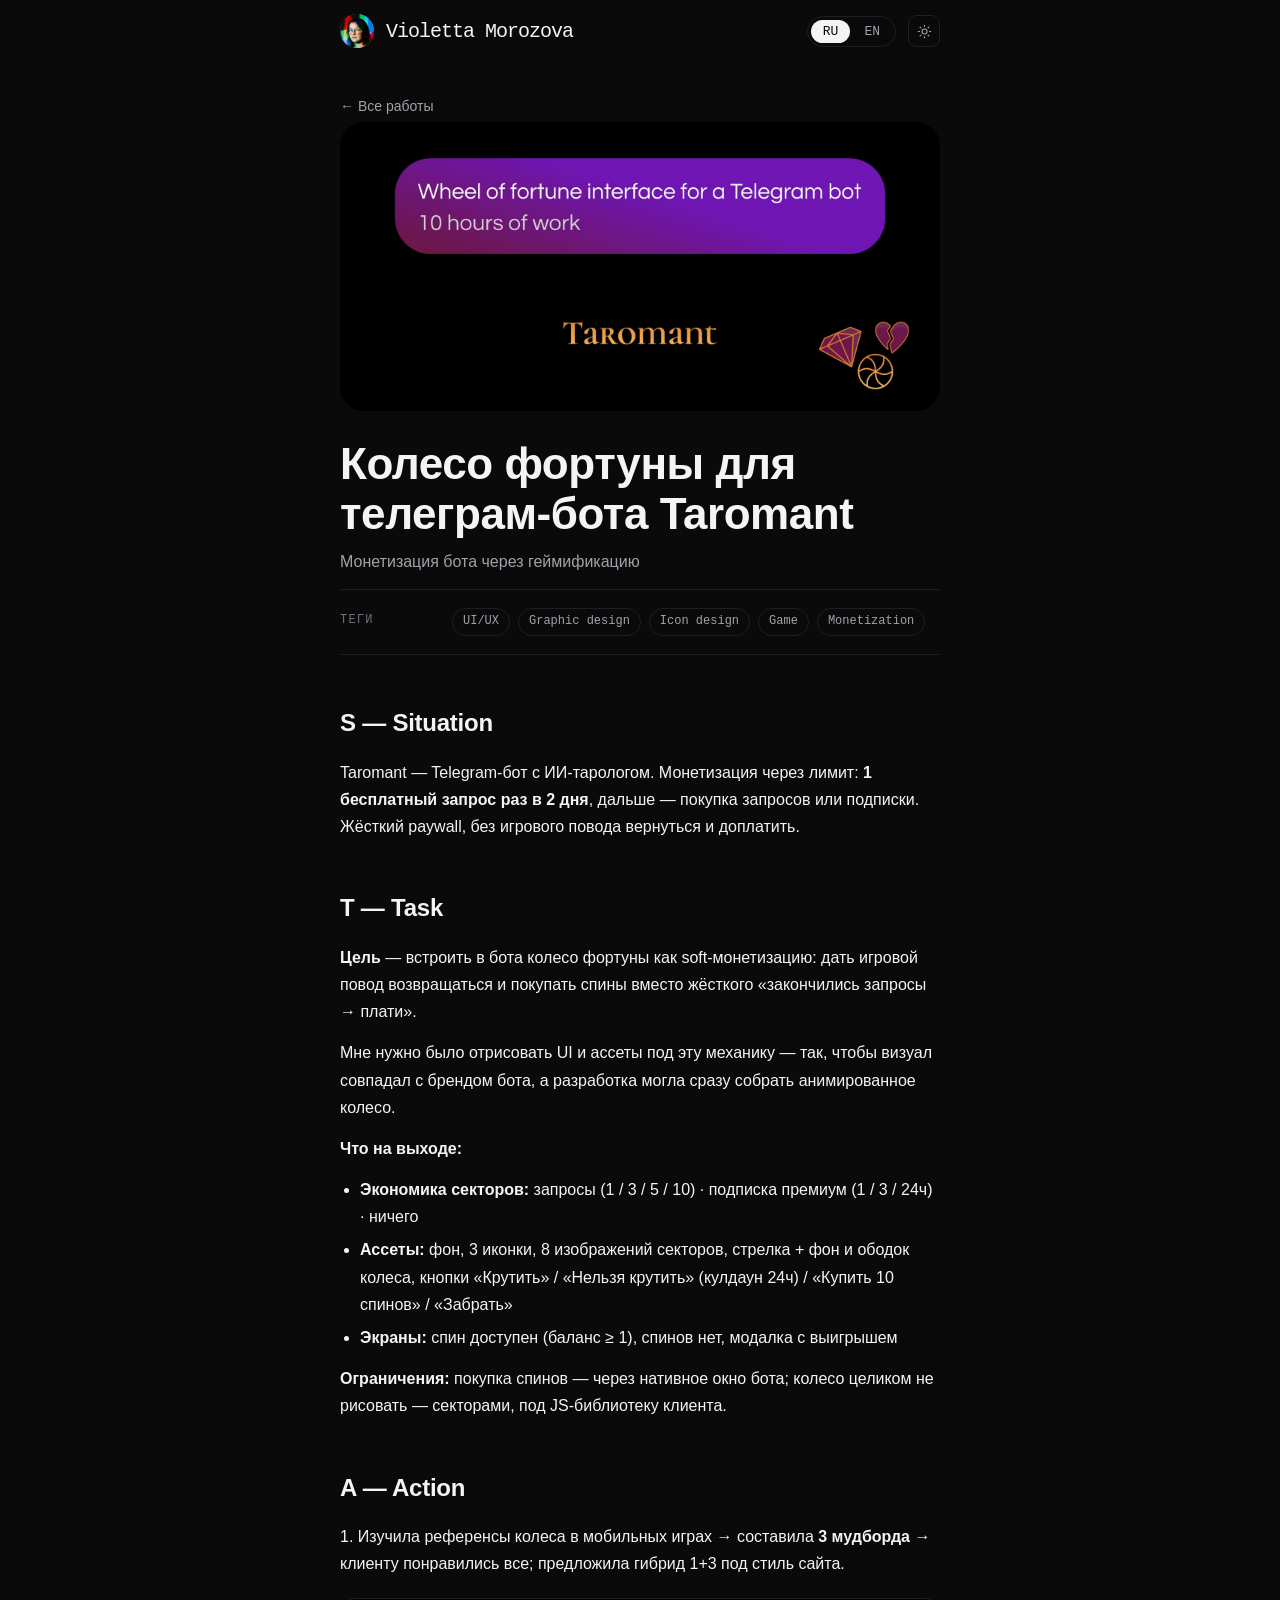
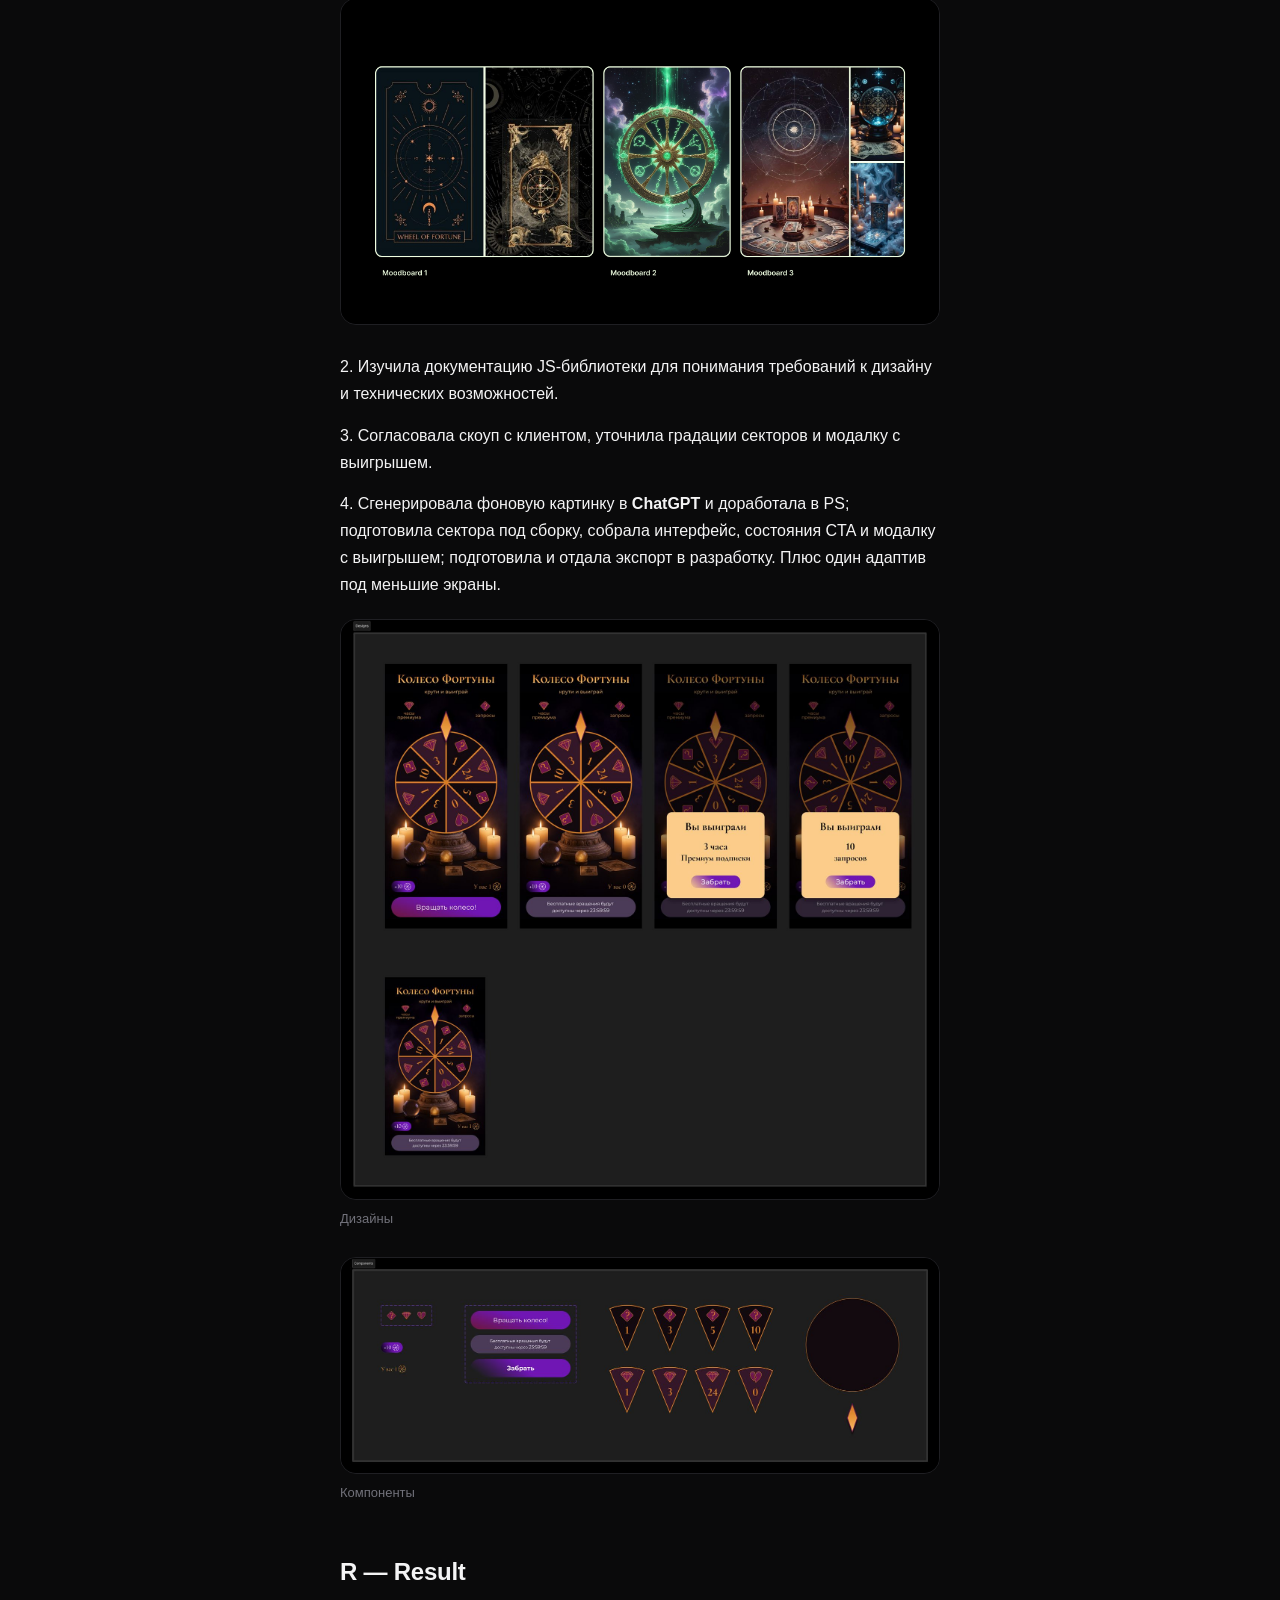
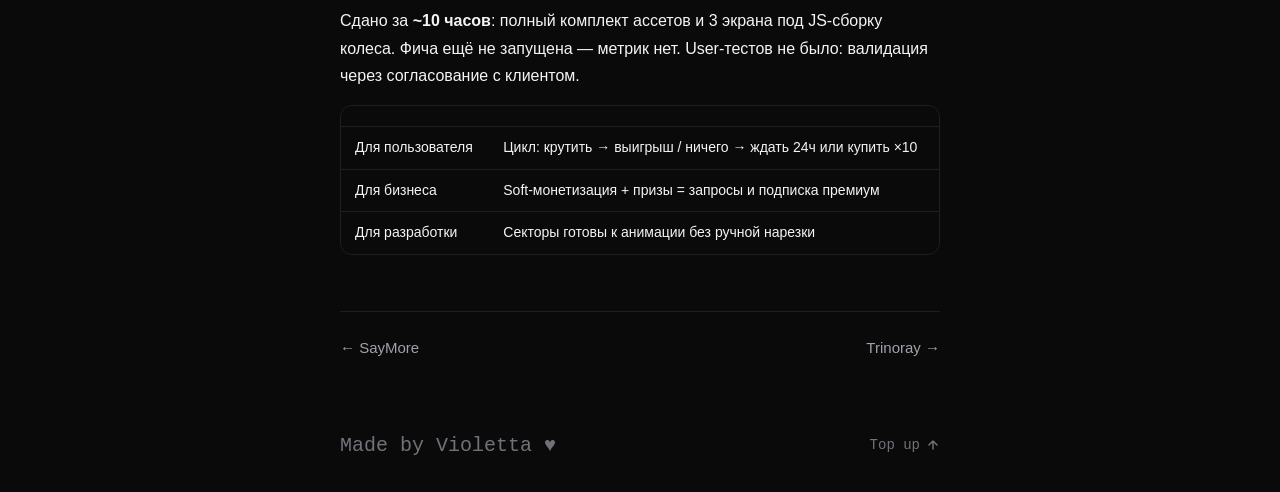
<file: cases/taromant.html>
<!DOCTYPE html>
<html lang="ru" data-theme="dark">
<head>
<meta charset="UTF-8">
<meta name="viewport" content="width=device-width, initial-scale=1.0">
<title>Taromant — колесо фортуны — Violetta Morozova</title>
<meta name="description" content="Колесо фортуны для телеграм-бота Taromant: soft-монетизация через геймификацию.">
<link rel="icon" type="image/png" href="../favicon.png">
<link href="https://fonts.cdnfonts.com/css/sf-pro-display" rel="stylesheet">
<link href="https://fonts.cdnfonts.com/css/sabir-mono" rel="stylesheet">
<link rel="stylesheet" href="../styles.css">
</head>
<body data-lang="ru">
<header class="topbar">
  <div class="topbar-inner">
    <a class="brand" href="../index.html#top">
      <span class="avatar" aria-hidden="true"><img src="../avatar.png" alt="" onerror="this.remove()">VM</span>
      <span class="brand-name">Violetta Morozova</span>
    </a>
    <div class="topbar-actions">
    <div class="lang-toggle" id="langToggle"><button data-lang="ru" class="on">RU</button><button data-lang="en">EN</button></div>
    <button class="icon-btn" id="themeToggle" aria-label="Toggle theme">
      <svg id="iconSun" width="18" height="18" viewBox="0 0 24 24" fill="none" stroke="currentColor" stroke-width="1.8" stroke-linecap="round"><circle cx="12" cy="12" r="4"/><path d="M12 2v2M12 20v2M4.9 4.9l1.4 1.4M17.7 17.7l1.4 1.4M2 12h2M20 12h2M4.9 19.1l1.4-1.4M17.7 6.3l1.4-1.4"/></svg>
      <svg id="iconMoon" width="18" height="18" viewBox="0 0 24 24" fill="none" stroke="currentColor" stroke-width="1.8" stroke-linecap="round" style="display:none"><path d="M21 12.8A9 9 0 1 1 11.2 3 7 7 0 0 0 21 12.8z"/></svg>
    </button>
    </div>
  </div>
</header>
<main class="narrow case" id="top">
  <div class="case-hero">
    <div class="case-hero-top">
      <a class="back-link" href="../index.html#work">← <span class="lru">Все работы</span><span class="len">All work</span></a>
    </div>
    <img class="case-cover" src="img/taromant-cover.jpg" alt="Taromant — fortune wheel">
    <h1 class="case-title"><span class="lru">Колесо фортуны для телеграм-бота Taromant</span><span class="len">Fortune wheel for the Taromant Telegram bot</span></h1>
    <p class="case-sub"><span class="lru">Монетизация бота через геймификацию</span><span class="len">Bot monetization through gamification</span></p>
    <div class="case-meta">
      <div class="mrow"><span class="mkey"><span class="lru">Теги</span><span class="len">Tags</span></span><span class="mval tags"><span class="tag">UI/UX</span><span class="tag">Graphic design</span><span class="tag">Icon design</span><span class="tag">Game</span><span class="tag">Monetization</span></span></div>
    </div>
  </div>

  <h2><span class="lru">S — Situation</span><span class="len">S — Situation</span></h2>
  <div class="lru"><p>Taromant — Telegram-бот с ИИ-тарологом. Монетизация через лимит: <b>1 бесплатный запрос раз в 2 дня</b>, дальше — покупка запросов или подписки. Жёсткий paywall, без игрового повода вернуться и доплатить.</p></div>
  <div class="len"><p>Taromant is a Telegram bot with an AI tarot reader. Monetization relied on a hard limit — <b>1 free request every 2 days</b>, then paid requests or subscription. A strict paywall with no playful reason to come back and pay extra.</p></div>

  <h2><span class="lru">T — Task</span><span class="len">T — Task</span></h2>
  <div class="lru">
    <p><b>Цель</b> — встроить в бота колесо фортуны как soft-монетизацию: дать игровой повод возвращаться и покупать спины вместо жёсткого «закончились запросы → плати».</p>
    <p>Мне нужно было отрисовать UI и ассеты под эту механику — так, чтобы визуал совпадал с брендом бота, а разработка могла сразу собрать анимированное колесо.</p>
    <p><b>Что на выходе:</b></p>
    <ul>
      <li><b>Экономика секторов:</b> запросы (1 / 3 / 5 / 10) · подписка премиум (1 / 3 / 24ч) · ничего</li>
      <li><b>Ассеты:</b> фон, 3 иконки, 8 изображений секторов, стрелка + фон и ободок колеса, кнопки «Крутить» / «Нельзя крутить» (кулдаун 24ч) / «Купить 10 спинов» / «Забрать»</li>
      <li><b>Экраны:</b> спин доступен (баланс ≥ 1), спинов нет, модалка с выигрышем</li>
    </ul>
    <p><b>Ограничения:</b> покупка спинов — через нативное окно бота; колесо целиком не рисовать — секторами, под JS-библиотеку клиента.</p>
  </div>
  <div class="len">
    <p><b>Goal</b> — embed a fortune wheel as soft monetization: give players a playful reason to return and buy spins instead of a hard “out of requests → pay” wall.</p>
    <p>I had to draw the UI and assets for this mechanic — matching the bot's brand, ready for developers to assemble the animated wheel right away.</p>
    <p><b>Deliverables:</b></p>
    <ul>
      <li><b>Sector economy:</b> requests (1 / 3 / 5 / 10) · premium subscription (1 / 3 / 24h) · nothing</li>
      <li><b>Assets:</b> background, 3 icons, 8 sector images, pointer + wheel background and rim, buttons “Spin” / “Can't spin” (24h cooldown) / “Buy 10 spins” / “Claim”</li>
      <li><b>Screens:</b> spin available (balance ≥ 1), no spins, win modal</li>
    </ul>
    <p><b>Constraints:</b> spin purchases via the bot's native window; don't draw the whole wheel — sectors only, for the client's JS library.</p>
  </div>

  <h2><span class="lru">A — Action</span><span class="len">A — Action</span></h2>
  <div class="lru">
    <p>1. Изучила референсы колеса в мобильных играх → составила <b>3 мудборда</b> → клиенту понравились все; предложила гибрид 1+3 под стиль сайта.</p>
  </div>
  <div class="len">
    <p>1. Studied wheel references in mobile games → made <b>3 moodboards</b> → the client liked all of them; proposed a 1+3 hybrid matching the site style.</p>
  </div>
  <figure class="case-fig"><img src="img/taromant-01.jpg" alt="Мудборд" loading="lazy"></figure>
  <div class="lru">
    <p>2. Изучила документацию JS-библиотеки для понимания требований к дизайну и технических возможностей.</p>
    <p>3. Согласовала скоуп с клиентом, уточнила градации секторов и модалку с выигрышем.</p>
    <p>4. Сгенерировала фоновую картинку в <b>ChatGPT</b> и доработала в PS; подготовила сектора под сборку, собрала интерфейс, состояния CTA и модалку с выигрышем; подготовила и отдала экспорт в разработку. Плюс один адаптив под меньшие экраны.</p>
  </div>
  <div class="len">
    <p>2. Studied the JS library docs to understand design requirements and technical capabilities.</p>
    <p>3. Aligned scope with the client, clarified sector tiers and the win modal.</p>
    <p>4. Generated the background in <b>ChatGPT</b> and refined it in PS; prepared sectors for assembly, built the interface, CTA states and the win modal; handed off exports to development. Plus one adaptive layout for smaller screens.</p>
  </div>
  <figure class="case-fig"><img src="img/taromant-04.jpg" alt="Дизайны"><figcaption><span class="lru">Дизайны</span><span class="len">Designs</span></figcaption></figure>
  <figure class="case-fig"><img src="img/taromant-05.jpg" alt="Компоненты"><figcaption><span class="lru">Компоненты</span><span class="len">Components</span></figcaption></figure>

  <h2><span class="lru">R — Result</span><span class="len">R — Result</span></h2>
  <div class="lru">
    <p>Сдано за <b>~10 часов</b>: полный комплект ассетов и 3 экрана под JS-сборку колеса. Фича ещё не запущена — метрик нет. User-тестов не было: валидация через согласование с клиентом.</p>
    <div class="tbl-wrap"><table class="case-table">
      <tr><th></th><th></th></tr>
      <tr><td>Для пользователя</td><td>Цикл: крутить → выигрыш / ничего → ждать 24ч или купить ×10</td></tr>
      <tr><td>Для бизнеса</td><td>Soft-монетизация + призы = запросы и подписка премиум</td></tr>
      <tr><td>Для разработки</td><td>Секторы готовы к анимации без ручной нарезки</td></tr>
    </table></div>
  </div>
  <div class="len">
    <p>Delivered in <b>~10 hours</b>: a full asset pack and 3 screens for the JS wheel assembly. The feature hasn't launched yet — no metrics. No user tests: validated through client alignment.</p>
    <div class="tbl-wrap"><table class="case-table">
      <tr><th></th><th></th></tr>
      <tr><td>For users</td><td>Loop: spin → win / nothing → wait 24h or buy ×10</td></tr>
      <tr><td>For business</td><td>Soft monetization + prizes = requests and premium subs</td></tr>
      <tr><td>For developers</td><td>Sectors ready for animation, no manual slicing</td></tr>
    </table></div>
  </div>

  <nav class="case-nav">
    <a href="saymore.html">← SayMore</a>
    <a href="trinoray.html"><span class="lru">Trinoray</span><span class="len">Trinoray</span> →</a>
  </nav>
  <footer class="footer">
    <span class="made">Made by Violetta ♥</span>
    <a href="#top" class="to-top visible" style="position:static;transform:none;margin:0;opacity:1;pointer-events:auto;"><span>Top up</span><svg width="14" height="14" viewBox="0 0 24 24" fill="none" stroke="currentColor" stroke-width="2.5" stroke-linecap="round" stroke-linejoin="round" aria-hidden="true"><path d="M12 19V5M5 12l7-7 7 7"/></svg></a>
  </footer>
</main>
<script src="../script.js"></script>
</body>
</html>
</file>
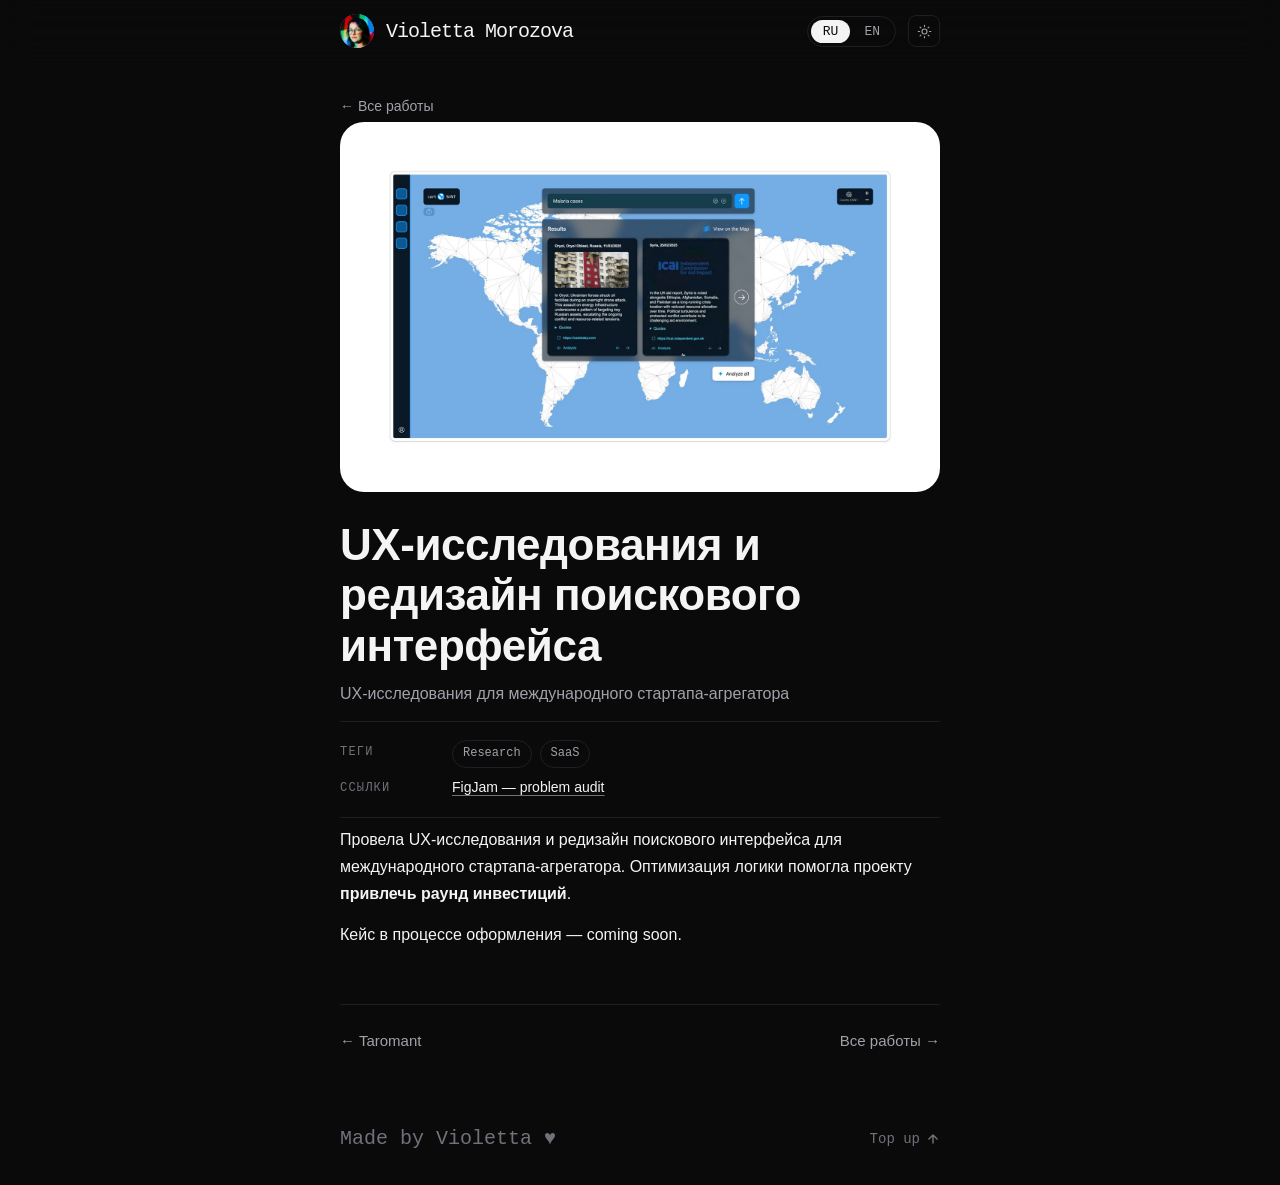
<file: cases/trinoray.html>
<!DOCTYPE html>
<html lang="ru" data-theme="dark">
<head>
<meta charset="UTF-8">
<meta name="viewport" content="width=device-width, initial-scale=1.0">
<title>UX-исследования и редизайн поиска — Violetta Morozova</title>
<meta name="description" content="UX-исследования и редизайн поискового интерфейса для международного стартапа-агрегатора.">
<link rel="icon" type="image/png" href="../favicon.png">
<link href="https://fonts.cdnfonts.com/css/sf-pro-display" rel="stylesheet">
<link href="https://fonts.cdnfonts.com/css/sabir-mono" rel="stylesheet">
<link rel="stylesheet" href="../styles.css">
</head>
<body data-lang="ru">
<header class="topbar">
  <div class="topbar-inner">
    <a class="brand" href="../index.html#top">
      <span class="avatar" aria-hidden="true"><img src="../avatar.png" alt="" onerror="this.remove()">VM</span>
      <span class="brand-name">Violetta Morozova</span>
    </a>
    <div class="topbar-actions">
    <div class="lang-toggle" id="langToggle"><button data-lang="ru" class="on">RU</button><button data-lang="en">EN</button></div>
    <button class="icon-btn" id="themeToggle" aria-label="Toggle theme">
      <svg id="iconSun" width="18" height="18" viewBox="0 0 24 24" fill="none" stroke="currentColor" stroke-width="1.8" stroke-linecap="round"><circle cx="12" cy="12" r="4"/><path d="M12 2v2M12 20v2M4.9 4.9l1.4 1.4M17.7 17.7l1.4 1.4M2 12h2M20 12h2M4.9 19.1l1.4-1.4M17.7 6.3l1.4-1.4"/></svg>
      <svg id="iconMoon" width="18" height="18" viewBox="0 0 24 24" fill="none" stroke="currentColor" stroke-width="1.8" stroke-linecap="round" style="display:none"><path d="M21 12.8A9 9 0 1 1 11.2 3 7 7 0 0 0 21 12.8z"/></svg>
    </button>
    </div>
  </div>
</header>
<main class="narrow case" id="top">
  <div class="case-hero">
    <div class="case-hero-top">
      <a class="back-link" href="../index.html#work">← <span class="lru">Все работы</span><span class="len">All work</span></a>
    </div>
    <img class="case-cover" src="img/trinoray-cover.jpg" alt="Trinoray — problem audit">
    <h1 class="case-title"><span class="lru">UX-исследования и редизайн поискового интерфейса</span><span class="len">UX research and search interface redesign</span></h1>
    <p class="case-sub"><span class="lru">UX-исследования для международного стартапа-агрегатора</span><span class="len">UX research for an international aggregator startup</span></p>
    <div class="case-meta">
      <div class="mrow"><span class="mkey"><span class="lru">Теги</span><span class="len">Tags</span></span><span class="mval tags"><span class="tag">Research</span><span class="tag">SaaS</span></span></div>
      <div class="mrow"><span class="mkey"><span class="lru">Ссылки</span><span class="len">Links</span></span><span class="mval"><a href="https://www.figma.com/board/3Gta5QYl9zPdQqC7n3tDLk/Trinoray-Problem-Audit?node-id=11-1171&t=V3iQrslLCFhDcBWi-4" target="_blank" rel="noopener">FigJam — problem audit</a></span></div>
    </div>
  </div>
  <div class="lru">
    <p>Провела UX-исследования и редизайн поискового интерфейса для международного стартапа-агрегатора. Оптимизация логики помогла проекту <b>привлечь раунд инвестиций</b>.</p>
    <p>Кейс в процессе оформления — coming soon.</p>
  </div>
  <div class="len">
    <p>I conducted UX research and redesigned the search interface for an international aggregator startup. The logic optimization helped the project <b>raise an investment round</b>.</p>
    <p>Full case write-up — coming soon.</p>
  </div>
  <nav class="case-nav">
    <a href="taromant.html">← <span class="lru">Taromant</span><span class="len">Taromant</span></a>
    <a href="../index.html#work"><span class="lru">Все работы</span><span class="len">All work</span> →</a>
  </nav>
  <footer class="footer">
    <span class="made">Made by Violetta ♥</span>
    <a href="#top" class="to-top visible" style="position:static;transform:none;margin:0;opacity:1;pointer-events:auto;"><span>Top up</span><svg width="14" height="14" viewBox="0 0 24 24" fill="none" stroke="currentColor" stroke-width="2.5" stroke-linecap="round" stroke-linejoin="round" aria-hidden="true"><path d="M12 19V5M5 12l7-7 7 7"/></svg></a>
  </footer>
</main>
<script src="../script.js"></script>
</body>
</html>
</file>
<file: styles.css>
:root{
  --bg:#0a0a0b; --panel:#131316; --text:#f4f4f5; --muted:#a1a1aa; --faint:#71717a;
  --line:#1f1f23; --card:#f4f4f5; --card-text:#52525b; --accent:#e4e4e7;
  --mono:'Sabir Mono',ui-monospace,Menlo,monospace; --sans:-apple-system,BlinkMacSystemFont,'SF Pro Display','SF Pro Text','Segoe UI',Roboto,'Helvetica Neue',Arial,sans-serif;
}
[data-theme="light"]{ --bg:#fafafa; --panel:#fff; --text:#111113; --muted:#52525b; --faint:#a1a1aa; --line:#e7e7ea; --card:#111113; --card-text:#a1a1aa; }
*{box-sizing:border-box;margin:0;padding:0}
html{scroll-behavior:smooth}
body{background:var(--bg);color:var(--text);font-family:var(--sans);font-size:16px;line-height:1.65;-webkit-font-smoothing:antialiased;transition:background .3s,color .3s}
a{color:inherit;text-decoration:underline;text-underline-offset:3px;text-decoration-color:var(--faint)}
a:hover{text-decoration-color:var(--text)}
.topbar{position:sticky;top:0;z-index:50;background:color-mix(in srgb,var(--bg) 70%,transparent);backdrop-filter:blur(16px);-webkit-backdrop-filter:blur(16px);border-bottom:1px solid transparent}
.topbar-inner{max-width:640px;margin:0 auto;padding:14px 20px;display:flex;align-items:center;justify-content:space-between}
.brand{display:flex;align-items:center;gap:12px;text-decoration:none}
.avatar{position:relative;width:34px;height:34px;border-radius:50%;display:grid;place-items:center;overflow:hidden;font-family:var(--mono);font-size:20px;font-weight:500;color:#fff;background:linear-gradient(135deg,#8b5cf6,#ec4899)}
.avatar img{position:absolute;inset:0;width:100%;height:100%;object-fit:cover}
.brand-name{font-family:var(--mono);font-size:20px;letter-spacing:-1px;text-decoration:none}

main{padding-bottom:110px}
.narrow{max-width:640px;margin:0 auto;padding:0 20px}
.wide{max-width:920px;margin:0 auto;padding:0 20px}
.hero{padding-top:56px;padding-bottom:20px}
.hero-text{font-size:16px;line-height:1.7;margin-bottom:22px;color:var(--text)}
.hero-title{font-size:16px;line-height:1.7;font-weight:600;margin-bottom:22px;color:var(--text)}
.hero-text.contacts{color:var(--muted)}
.cols{display:grid;grid-template-columns:150px 1fr;gap:24px;padding-top:44px}
.label{font-family:var(--mono);font-size:20px;letter-spacing:.14em;text-transform:uppercase;color:var(--faint);padding-top:2px}
.rows{display:flex;flex-direction:column}
.row{display:flex;justify-content:space-between;gap:16px;padding:14px 0;border-bottom:1px solid var(--line);text-decoration:none}
.row-main{display:flex;flex-direction:column;gap:2px;min-width:0}
.row-title{font-size:15px;font-weight:500}
.row-sub{font-size:15px;color:var(--muted)}
.row-sub b{color:var(--text);font-weight:600}
.row-meta{display:flex;align-items:flex-start;gap:10px;flex-shrink:0}
.row-date{font-family:var(--mono);font-size:16px;line-height:20px;color:var(--faint);white-space:nowrap}
.badge{position:relative;width:22px;height:22px;height:22px;padding:0;border-radius:6px;overflow:hidden;display:inline-grid;place-items:center;background:var(--b,#71717a)}
.badge img{inset:0;width:80%;object-fit:cover}
.skills .row{padding:10px 0}
.experience .row:first-child{padding-top:10px}
/* Work cards — Figma: wide light rounded containers */
.work{display:flex;flex-direction:column;gap:56px;padding-top:64px}
.card{animation:rise .7s ease both}
.shot{position:relative;background:var(--card);border-radius:24px;overflow:hidden;cursor:pointer}
.non-link .shot{cursor:default}
.shot:has(.shot-img){padding:0;display:block}
.shot:not(:has(.shot-img)){padding:clamp(20px,5vw,72px);display:grid;place-items:center;cursor:default}
.shot-img{width:100%;height:auto;display:block;border-radius:inherit;transform:scale(1);transform-origin:center bottom;transition:transform 600ms cubic-bezier(0.2,0.7,0.2,1)}
.shot:has(.shot-img) .mock{display:none}
@media(hover:hover) and (pointer:fine){.shot:has(.shot-img):hover .shot-img{transform:scale(1.03)}}
.shot:has(.shot-img):active .shot-img{transform:scale(.99)}
.caption{max-width:640px;margin:20px auto 0;padding: 0 20px;text-align:left}
.caption-title{font-size:17px;font-weight:500;color:var(--text);margin-bottom:6px}
.caption-text{font-size:15px;line-height:1.65;color:var(--muted)}
.caption-text b{color:var(--text);font-weight:600}
.case-link{display:inline-flex;align-items:center;margin-top:12px;padding:7px 16px;border:1px solid #f4f4f5;border-radius:999px;background:#f4f4f5;color:#111113;font-size:14px;font-weight:500;text-decoration:none;transition:background-color .2s ease,border-color .2s ease,transform .16s ease}
.card-link{display:block;color:inherit;text-decoration:none}
.card-link:hover{text-decoration:none}
.card-link .caption-title,.card-link .caption-text{text-decoration:none}
a.card-link:hover .case-link,a.case-link:hover{background:#fff;border-color:#fff;transform:translateY(-1px);text-decoration:none}
a.card-link:active .case-link,a.case-link:active{transform:scale(.97)}
[data-theme="light"] a.card-link:hover .case-link,[data-theme="light"] a.case-link:hover{background:#000;border-color:#000;color:#fff;transform:translateY(-1px)}
/* Work tabs — same pill look as floating-menu, static, no sounds */
.work-tabs{align-self:center;display:inline-flex;align-items:center;height:44px;padding:4px;border-radius:100px;background:rgba(20,20,23,.85);-webkit-backdrop-filter:blur(16px);backdrop-filter:blur(16px);border:1px solid var(--line);box-shadow:0 12px 30px rgba(0,0,0,.35)}
[data-theme="light"] .work-tabs{background:rgba(255,255,255,.9);box-shadow:0 12px 30px rgba(0,0,0,.12)}
.work-tab{font-size:14px;font-weight:500;color:var(--muted);text-decoration:none;padding:8px 18px;border-radius:9999px;transition:color .2s ease,background .2s ease}
.work-tab:hover{color:var(--text);text-decoration:none}
.work-tab.active{color:var(--text);background:rgba(255,255,255,.09);text-decoration:none}
[data-theme="light"] .work-tab.active{background:rgba(0,0,0,.07)}
.nowrap{white-space:nowrap}
/* CSS mockups (swap with real <img> exports from Figma) */
.mock{width:min(560px,100%);border-radius:14px;background:#fff;box-shadow:0 24px 60px rgba(0,0,0,.18);overflow:hidden;border:1px solid rgba(0,0,0,.08)}
.mock.browser .mock-bar{display:flex;gap:6px;padding:10px 12px;background:#ececee}
.mock.browser .mock-bar i{width:9px;height:9px;border-radius:50%;background:#c4c4c9;display:block}
.mock-grid{display:grid;grid-template-columns:repeat(3,1fr);gap:12px;padding:18px}
.mock-grid span{height:74px;border-radius:10px;background:#e9e9ee;display:block}
.mock-grid span.accent{background:linear-gradient(135deg,#fb923c,#f43f5e)}
.mock-hero{margin:0 18px;height:120px;border-radius:12px;background:linear-gradient(135deg,#1e293b,#4c1d95 60%,#be185d)}
.mock-hero span{display:block}
.mock-table{display:grid;grid-template-columns:repeat(2,1fr);gap:10px;padding:18px}
.mock-table span{height:34px;border-radius:8px;background:#e9e9ee}
.mock.phone{width:210px;border-radius:32px;background:#fff;padding:12px;border:1px solid rgba(0,0,0,.1)}
.mock-notch{width:80px;height:18px;border-radius:0 0 12px 12px;background:#111;margin:0 auto 12px}
.mock-lines{display:flex;flex-direction:column;gap:10px;padding:6px 4px 10px}
.mock-lines span{height:16px;border-radius:8px;background:#e9e9ee}
.mock-lines span.accent{background:linear-gradient(90deg,#3b82f6,#8b5cf6)}
.mock-lines .w60{width:60%}.mock-lines .w40{width:40%}
.mock-img{height:130px;border-radius:14px;background:linear-gradient(135deg,#7c2d12,#b45309 50%,#111)}
.mock.phone.dark{background:#17171a;border-color:#2a2a30}
.mock.phone.dark .mock-lines span{background:#2e2e35}
.shot-1{background:linear-gradient(180deg,#f4f4f5,#e9e9ee)}
.shot-2{background:linear-gradient(180deg,#f8fafc,#e2e8f0)}
.shot-3{background:linear-gradient(180deg,#0f172a,#1e1b4b)}
.shot-4{background:linear-gradient(180deg,#181310,#3b2a1a)}
.shot-5{background:linear-gradient(180deg,#f4f4f5,#dfe3ea)}
.footer{position:relative;display:flex;justify-content:space-between;align-items:center;padding-top:60px;padding-bottom:30px;font-family:var(--mono);font-size:20px;color:var(--faint)}
.to-top{position:absolute;left:100%;top:calc(50% + 15px);transform:translateY(-50%);margin-left:20px;display:inline-flex;align-items:center;gap:6px;white-space:nowrap;font-family:var(--mono);font-size:14px;line-height:1;color:var(--faint);text-decoration:none;opacity:0;pointer-events:none;transition:opacity .3s ease,color .2s ease}
.to-top.visible{opacity:1;pointer-events:auto}
.to-top:hover{color:var(--text);text-decoration:none}
.to-top svg{width:14px;height:14px}
@media(max-width:1100px){.to-top{display:none}}
.contact-block{padding-top:4px}
.contact-btns{display:flex;gap:12px;flex-wrap:wrap}
.contact-btn{display:inline-flex;align-items:center;gap:10px;padding:6px 16px;border:1px solid #f4f4f5;border-radius:999px;background:#f4f4f5;color:#111113;text-decoration:none;font-size:15px;font-weight:500;transition:background-color .2s ease,border-color .2s ease,transform .16s ease}
.contact-btn:hover{background:#fff;border-color:#fff;transform:translateY(-1px);text-decoration:none}
[data-theme="light"] .contact-btn{background:#111113;border-color:#111113;color:#fafafa}
[data-theme="light"] .contact-btn:hover{background:#000;border-color:#000;color:#fff}
.contact-btn:active{transform:scale(.97)}
.contact-btn svg{width:16px;height:16px;flex-shrink:0}
.contact-btn.li svg{width:18px;height:18px}
.foot-icons{display:flex;gap:8px}
.icon-btn{width:32px;height:32px;padding:0;border:1px solid var(--line);border-radius:8px;background:transparent;display:grid;place-items:center;color:var(--muted);cursor:pointer;text-decoration:none;font-family:inherit;transition:color .2s ease,border-color .2s ease,transform .16s ease}
.icon-btn:hover{color:var(--text);border-color:var(--faint);text-decoration:none}
.icon-btn:active{transform:scale(.95)}
.icon-btn svg{width:15px;height:15px}
.icon-btn.li svg{width:18px;height:18px}
/* Case pages */
.case-hero{margin-top:32px}
.case-cover{width:100%;height:auto;display:block;border-radius:24px}
.case-title{font-size:clamp(28px,5vw,44px);line-height:1.15;font-weight:600;letter-spacing:-.01em;margin:28px 0 8px}
.case-sub{font-size:16px;color:var(--muted);margin-bottom:20px}
.case-meta{display:flex;flex-direction:column;gap:8px;padding:18px 0;border-top:1px solid var(--line);border-bottom:1px solid var(--line);font-size:14px;margin-bottom:8px}
.case-meta .mrow{display:flex;gap:12px}
.case-meta .mkey{font-family:var(--mono);font-size:12px;letter-spacing:.1em;text-transform:uppercase;color:var(--faint);min-width:100px;flex-shrink:0;padding-top:3px}
.case-meta .mval{color:var(--text)}
.tags{display:flex;flex-wrap:wrap;gap:8px}
.tag{font-size:12px;font-family:var(--mono);padding:3px 10px;border:1px solid var(--line);border-radius:999px;color:var(--muted)}
.case-hero-top{display:flex;justify-content:space-between;align-items:center;gap:16px;margin-bottom:4px}
.back-link{font-size:14px;color:var(--muted);text-decoration:none}
.back-link:hover{color:var(--text)}
.lang-toggle{display:inline-flex;border:1px solid var(--line);border-radius:999px;padding:3px;gap:2px;flex-shrink:0}
.lang-toggle button{background:none;border:none;font-family:var(--mono);font-size:13px;color:var(--muted);padding:4px 12px;border-radius:999px;cursor:pointer}
.lang-toggle button.on{background:var(--text);color:var(--bg)}

/* Header language toggle */
.topbar-actions{display:flex;align-items:center;gap:12px;flex-shrink:0}
.case h2{font-size:24px;font-weight:600;margin:48px 0 16px;letter-spacing:-.01em}
.case h3{font-size:19px;font-weight:600;margin:32px 0 12px}
.case h4{font-size:16px;font-weight:600;margin:24px 0 8px}
.case p{font-size:16px;line-height:1.7;margin-bottom:14px}
.case ul,.case ol{margin:0 0 14px 20px;font-size:16px;line-height:1.7}
.case li{margin-bottom:6px}
.case-fig{margin:20px 0 28px}
.case-fig img{width:100%;height:auto;display:block;border-radius:16px;border:1px solid var(--line)}
.case-fig figcaption{font-size:13px;color:var(--faint);margin-top:8px}
.tbl-wrap{overflow-x:auto;margin:16px 0 24px;border:1px solid var(--line);border-radius:12px}
.case-table{width:100%;border-collapse:collapse;font-size:14px;line-height:1.55}
.case-table th,.case-table td{text-align:left;padding:10px 14px;border-bottom:1px solid var(--line);vertical-align:top}
.case-table tr:last-child td{border-bottom:none}
.case-table th{font-family:var(--mono);font-size:12px;letter-spacing:.08em;text-transform:uppercase;color:var(--faint);font-weight:500}
.case-quote{border-left:3px solid var(--faint);padding-left:16px;margin:16px 0 20px;font-style:italic;color:var(--muted)}
.case-nav{display:flex;justify-content:space-between;gap:12px;margin:56px 0 8px;padding-top:24px;border-top:1px solid var(--line)}
.case-nav a{font-size:15px;text-decoration:none;color:var(--muted)}
.case-nav a:hover{color:var(--text)}
/* Inline slider (case pages) — reuses lightbox arrows & dots */
.slider{position:relative;margin:20px 0 28px}
.slides{display:flex;overflow:hidden;border-radius:16px;border:1px solid var(--line);transition:transform .5s cubic-bezier(.2,.7,.2,1)}
.slide{min-width:100%;box-sizing:border-box}
.slide img{width:100%;height:auto;display:block}
.slide figcaption{font-size:13px;color:var(--faint);padding:10px 4px 2px}
.slider .lightbox-dots{margin-top:14px}
div.len{display:none}
body[data-lang="en"] div.lru{display:none}
body[data-lang="en"] div.len{display:block}
span.len{display:none}
body[data-lang="en"] span.lru{display:none}
body[data-lang="en"] span.len{display:inline}
@media(max-width:640px){.case h2{font-size:21px}.case-title{font-size:28px}}
/* Lightbox (like adrien.website) */
/* Lightbox (like adrien.website) */
.lightbox{position:fixed;inset:0;z-index:1000;display:flex;align-items:center;justify-content:center;visibility:hidden;pointer-events:none;transition:visibility 250ms step-end}
.lightbox.open{visibility:visible;pointer-events:auto;transition:none}
.lightbox-backdrop{position:absolute;inset:0;background:rgba(255,255,255,.82);-webkit-backdrop-filter:blur(20px);backdrop-filter:blur(20px);opacity:0;transition:opacity 250ms cubic-bezier(.16,1,.3,1)}
.lightbox.open .lightbox-backdrop{opacity:1;transition:opacity 300ms cubic-bezier(.16,1,.3,1)}
[data-theme="dark"] .lightbox-backdrop,[data-theme="dark"] body .lightbox-backdrop, body.dark .lightbox-backdrop{background:rgba(15,15,15,.85)}
html[data-theme="dark"] .lightbox-backdrop{background:rgba(15,15,15,.85)}
.lightbox-content{position:relative;width:min(1100px,94vw);max-height:94vh;z-index:1010;display:flex;flex-direction:column;align-items:center;opacity:0;transform:scale(.92);transition:opacity 250ms cubic-bezier(.16,1,.3,1),transform 250ms cubic-bezier(.16,1,.3,1)}
.lightbox.open .lightbox-content{opacity:1;transform:scale(1);transition:opacity 300ms cubic-bezier(.16,1,.3,1),transform 300ms cubic-bezier(.16,1,.3,1)}
.lightbox-img-wrapper{position:relative;width:100%;height:78vh;display:flex;align-items:center;justify-content:center}
.lightbox-img{max-width:100%;max-height:100%;border-radius:12px;object-fit:contain;cursor:zoom-out;box-shadow:0 20px 60px rgba(0,0,0,.2)}
.lightbox-arrow{position:absolute;top:50%;transform:translateY(-50%);width:40px;height:40px;border-radius:50%;border:none;background:rgba(20,20,23,.72);-webkit-backdrop-filter:blur(8px);backdrop-filter:blur(8px);color:#fff;display:grid;place-items:center;cursor:pointer;opacity:.9;transition:opacity .2s ease,transform .2s ease,background .2s ease}
.lightbox-arrow:hover{opacity:1;background:rgba(20,20,23,.9);transform:translateY(-50%) scale(1.05)}
.lightbox-arrow:active{transform:translateY(-50%) scale(.96)}
.lightbox-arrow.prev{left:12px}
.lightbox-arrow.next{right:12px}
.lightbox-arrow svg{width:18px;height:18px}
.lightbox-caption{font-size:14px;color:#111;margin:16px 0 0;text-align:center;max-width:640px;line-height:1.5}
html[data-theme="dark"] .lightbox-caption{color:#eee}
.lightbox-dots{display:flex;gap:8px;margin-top:20px;align-items:center}
.lightbox-dot{width:7px;height:7px;border-radius:50%;background:rgba(0,0,0,.15);cursor:pointer;transition:background .25s ease,transform .25s ease}
.lightbox-dot.active{background:rgba(0,0,0,.4);transform:scale(1.15)}
html[data-theme="dark"] .lightbox-dot{background:rgba(255,255,255,.25)}
html[data-theme="dark"] .lightbox-dot.active{background:rgba(255,255,255,.9)}
/* Floating dock nav (like adrien.website) */
.floating-dock{position:fixed;bottom:24px;left:50%;transform:translateX(-50%);z-index:900}
.floating-menu{position:relative;display:inline-flex;align-items:center;height:44px;padding:4px;border-radius:100px;background:rgba(20,20,23,.85);-webkit-backdrop-filter:blur(16px);backdrop-filter:blur(16px);border:1px solid var(--line);box-shadow:0 12px 30px rgba(0,0,0,.35);opacity:0;animation:fadeInUpItem 650ms ease forwards;animation-delay:450ms}
[data-theme="light"] .floating-menu{background:rgba(255,255,255,.9);box-shadow:0 12px 30px rgba(0,0,0,.12)}
.menu-indicator{position:absolute;top:4px;bottom:4px;left:0;width:0;border-radius:9999px;background:rgba(255,255,255,.09);opacity:0;transition:transform .3s cubic-bezier(.25,1,.5,1),width .3s cubic-bezier(.25,1,.5,1),opacity .18s ease;pointer-events:none}
[data-theme="light"] .menu-indicator{background:rgba(0,0,0,.07)}
.menu-item{position:relative;z-index:2;font-size:14px;font-weight:500;color:var(--muted);text-decoration:none;padding:8px 18px;border-radius:9999px;transition:color .2s ease,transform .16s ease}
.menu-item:hover,.menu-item.active{color:var(--text);text-decoration:none}
.menu-item:active{transform:scale(.96)}
@keyframes fadeInUpItem{from{opacity:0;transform:translateY(20px)}to{opacity:1;transform:translateY(0)}}
#about,#work{scroll-margin-top:80px}
@media(max-width:640px){.floating-dock{bottom:16px}}
@keyframes rise{from{opacity:0;transform:translateY(24px)}to{opacity:1;transform:none}}
.reveal{opacity:0;transform:translateY(24px);transition:opacity .6s ease,transform .6s ease}
.reveal.visible{opacity:1;transform:none}
@media(max-width:640px){
  .cols{grid-template-columns:1fr;gap:8px}
  .label{padding-top:0}
  .shot{border-radius:20px}
}
</file>
